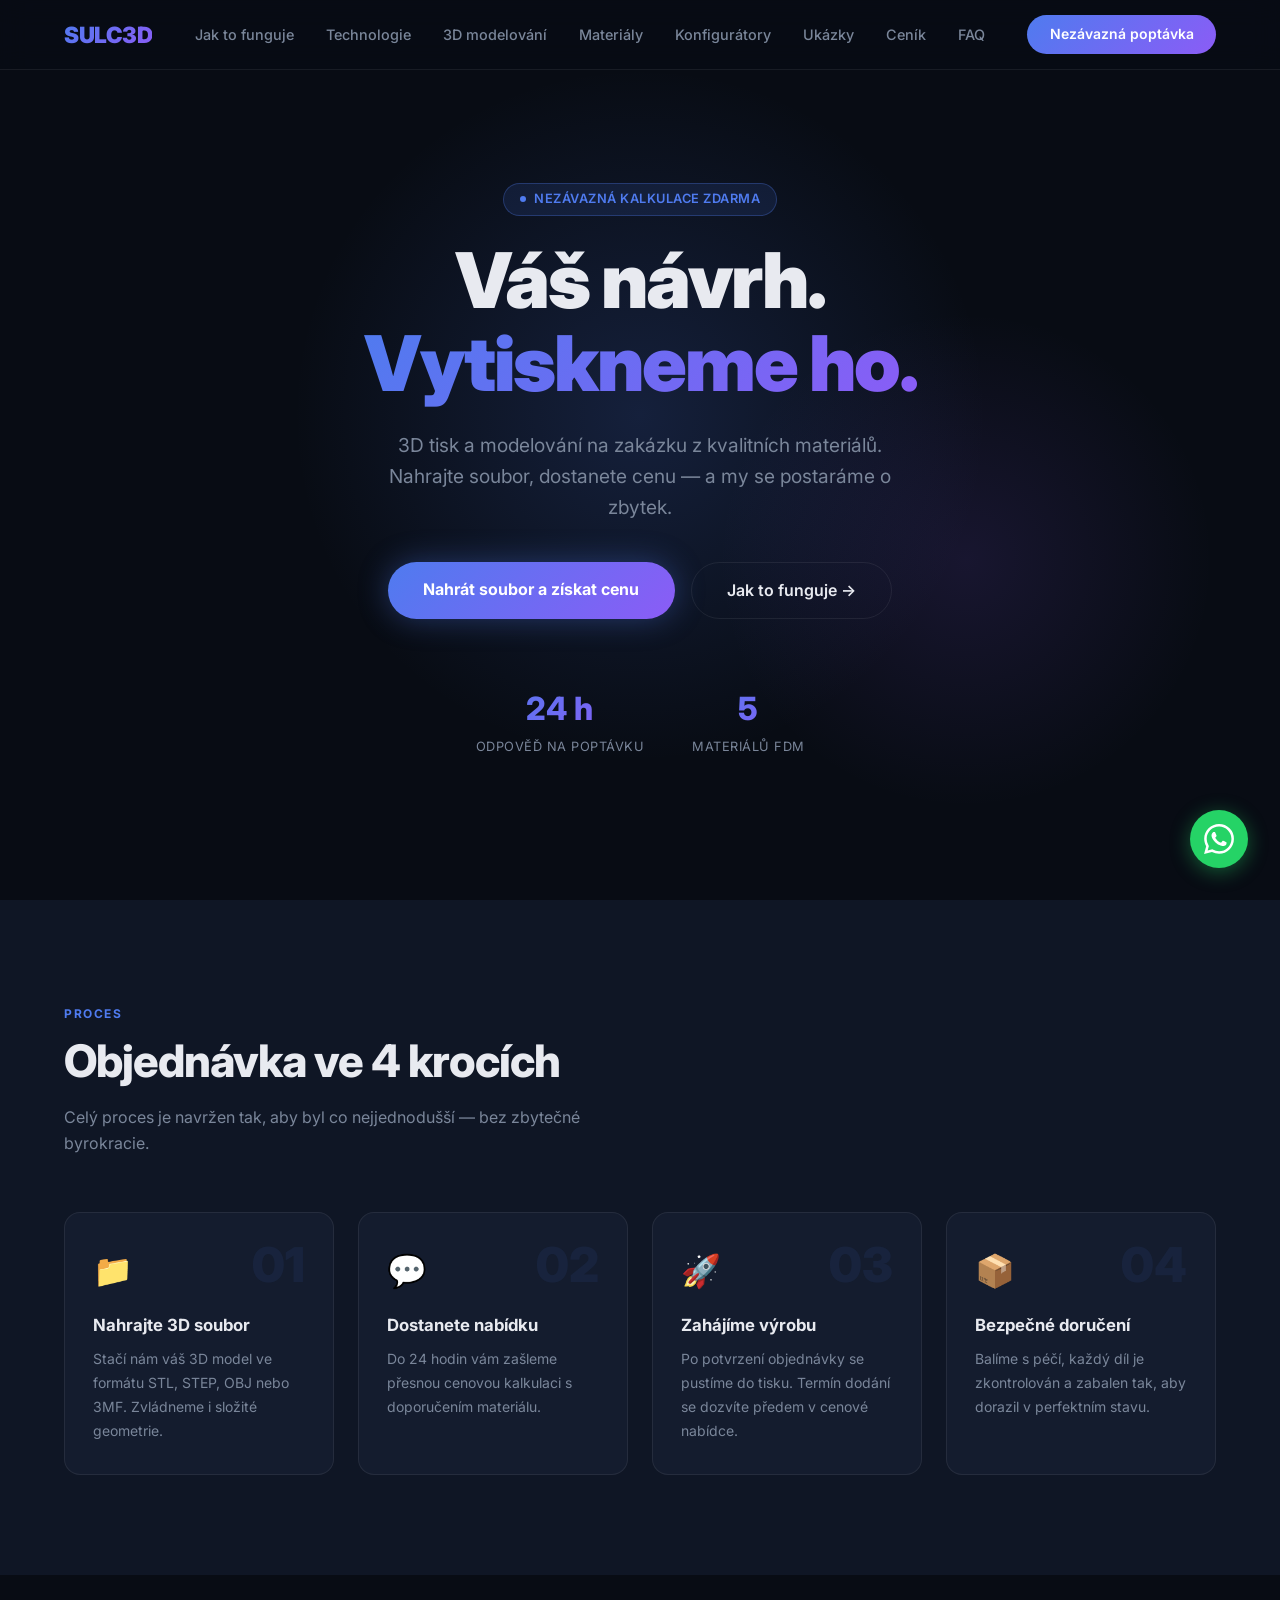
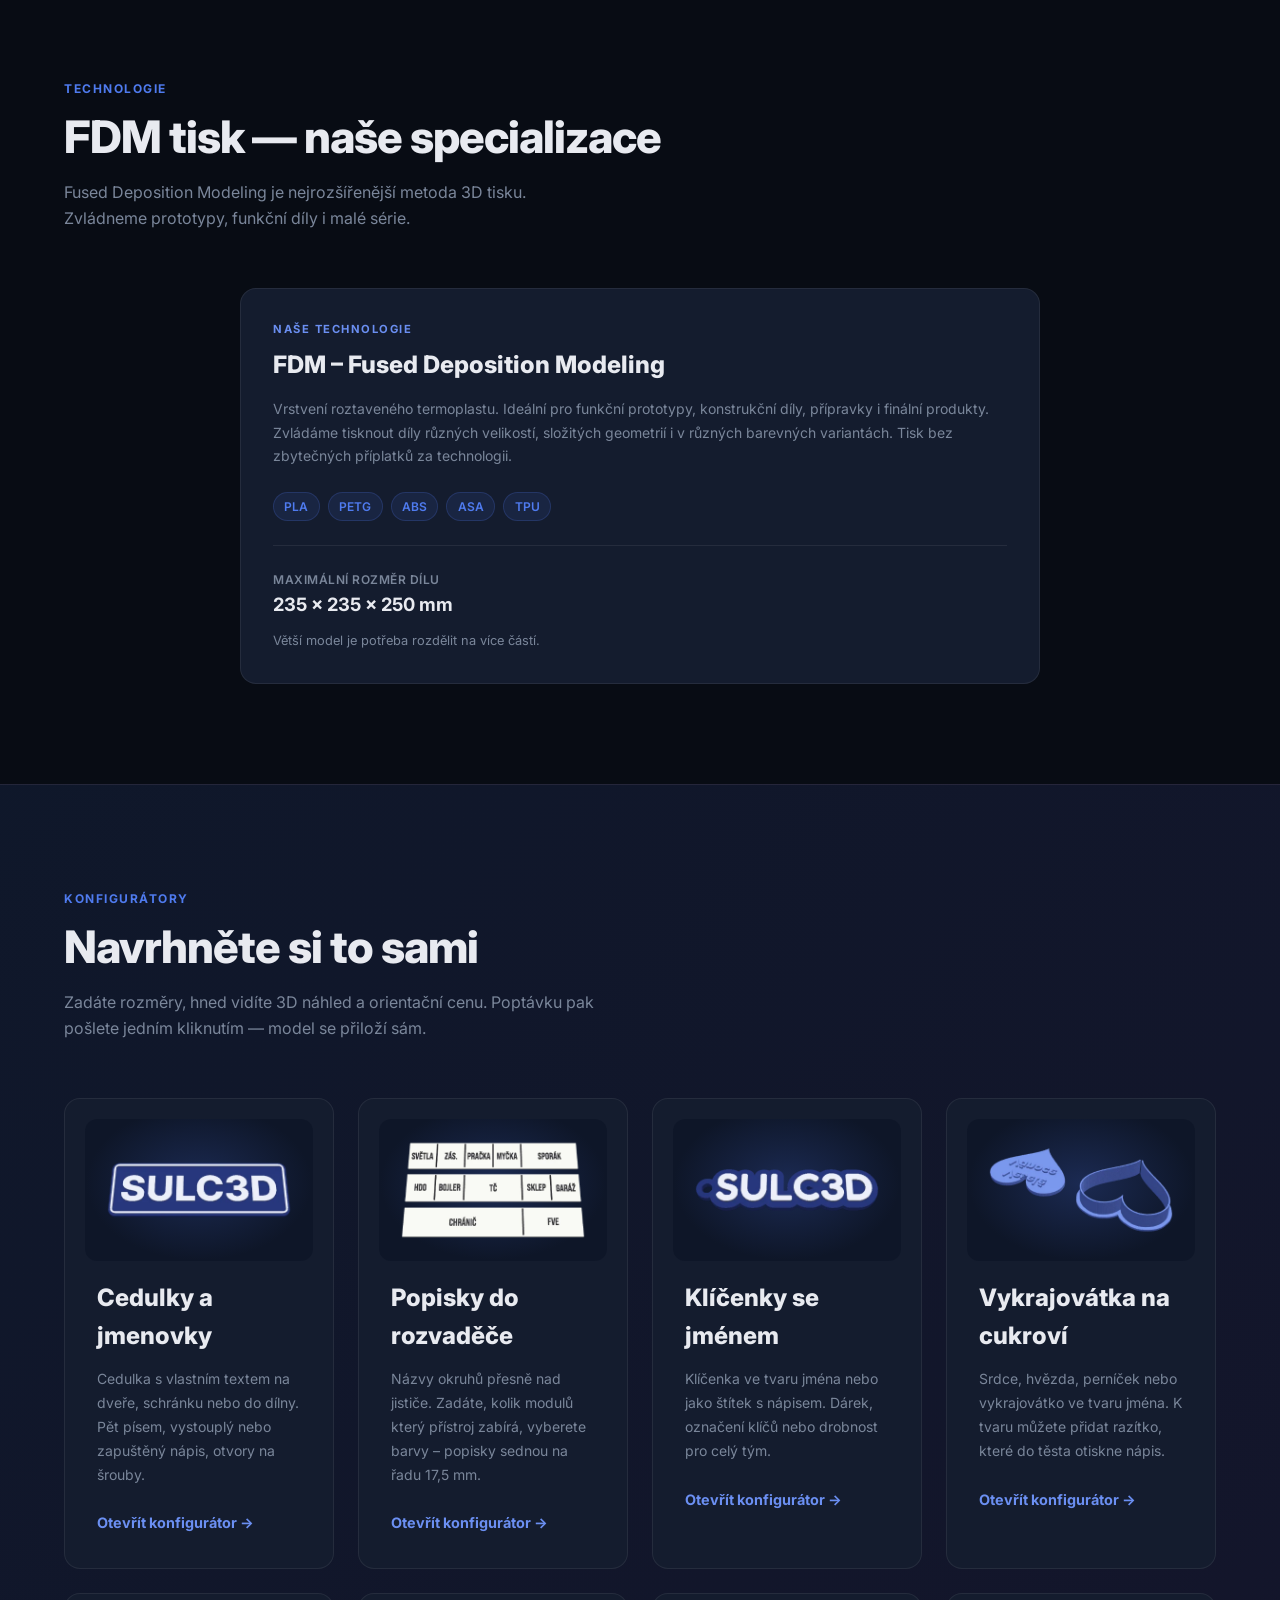
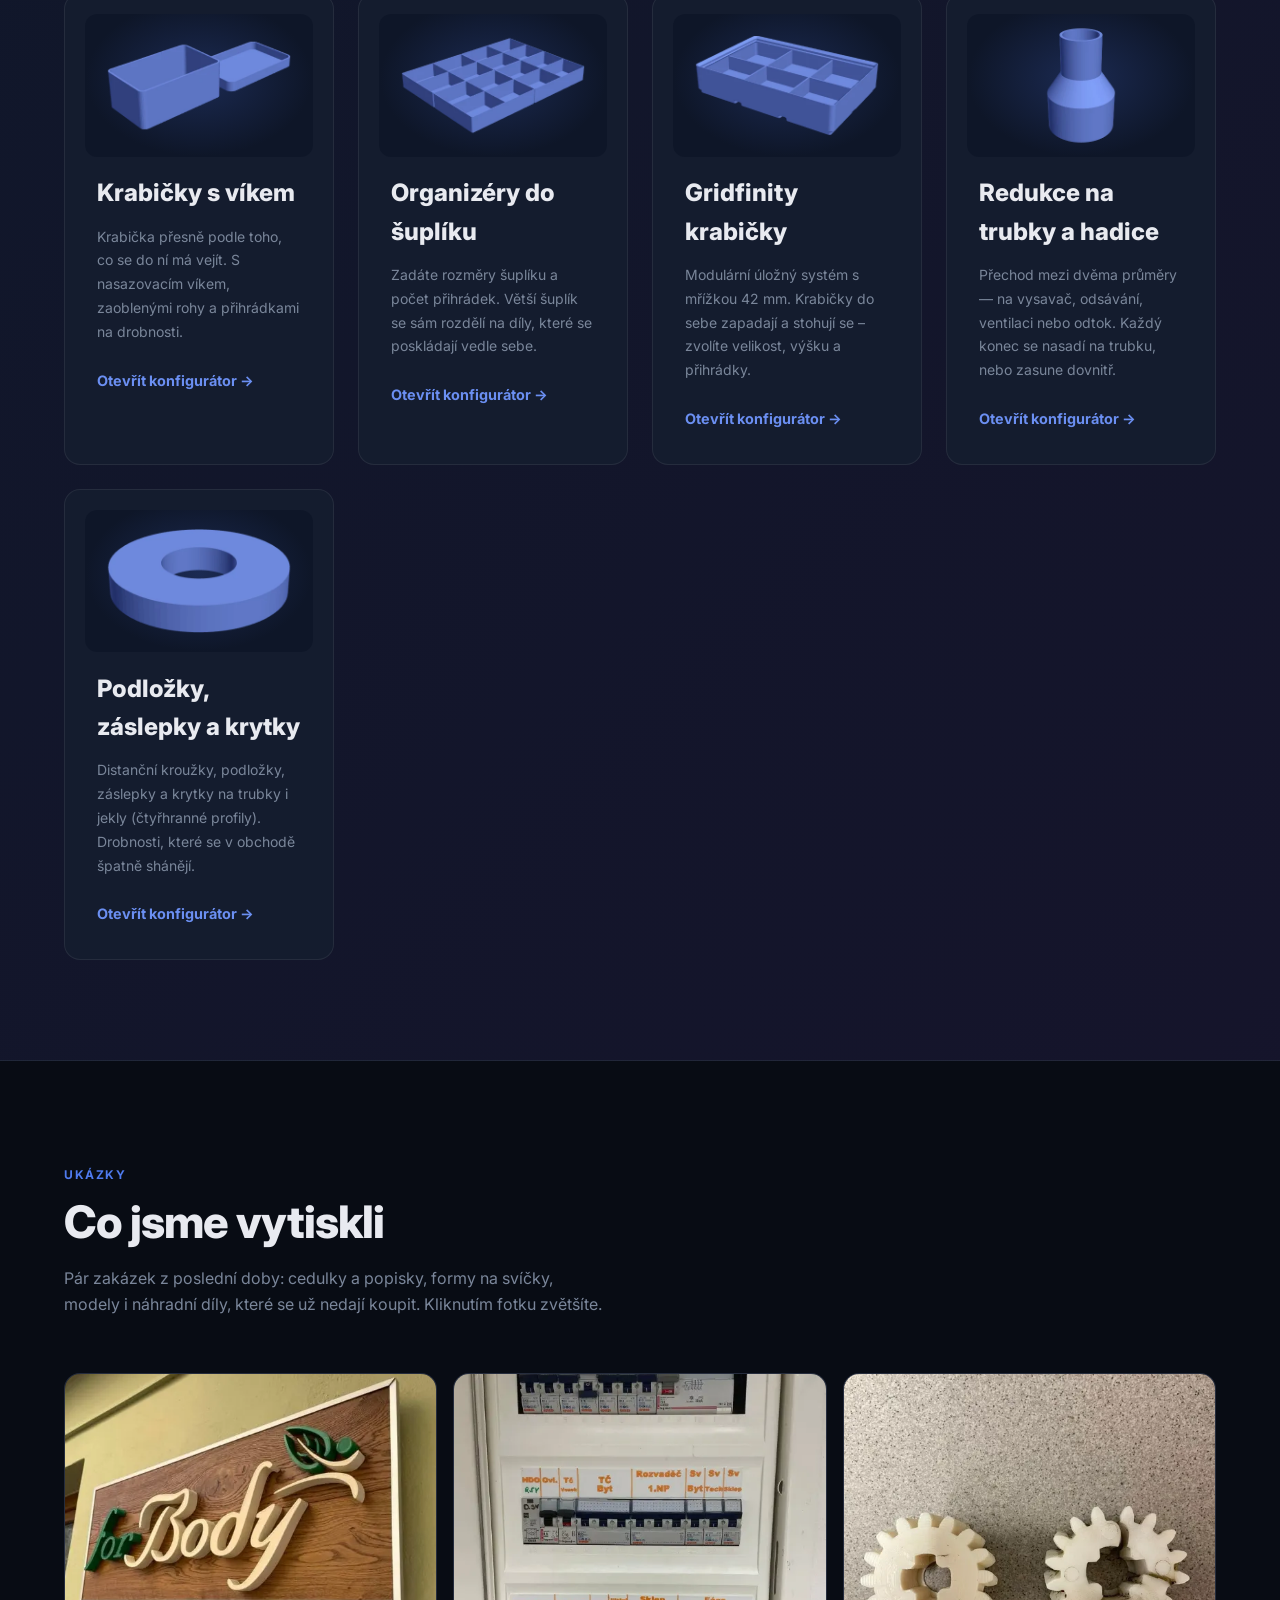
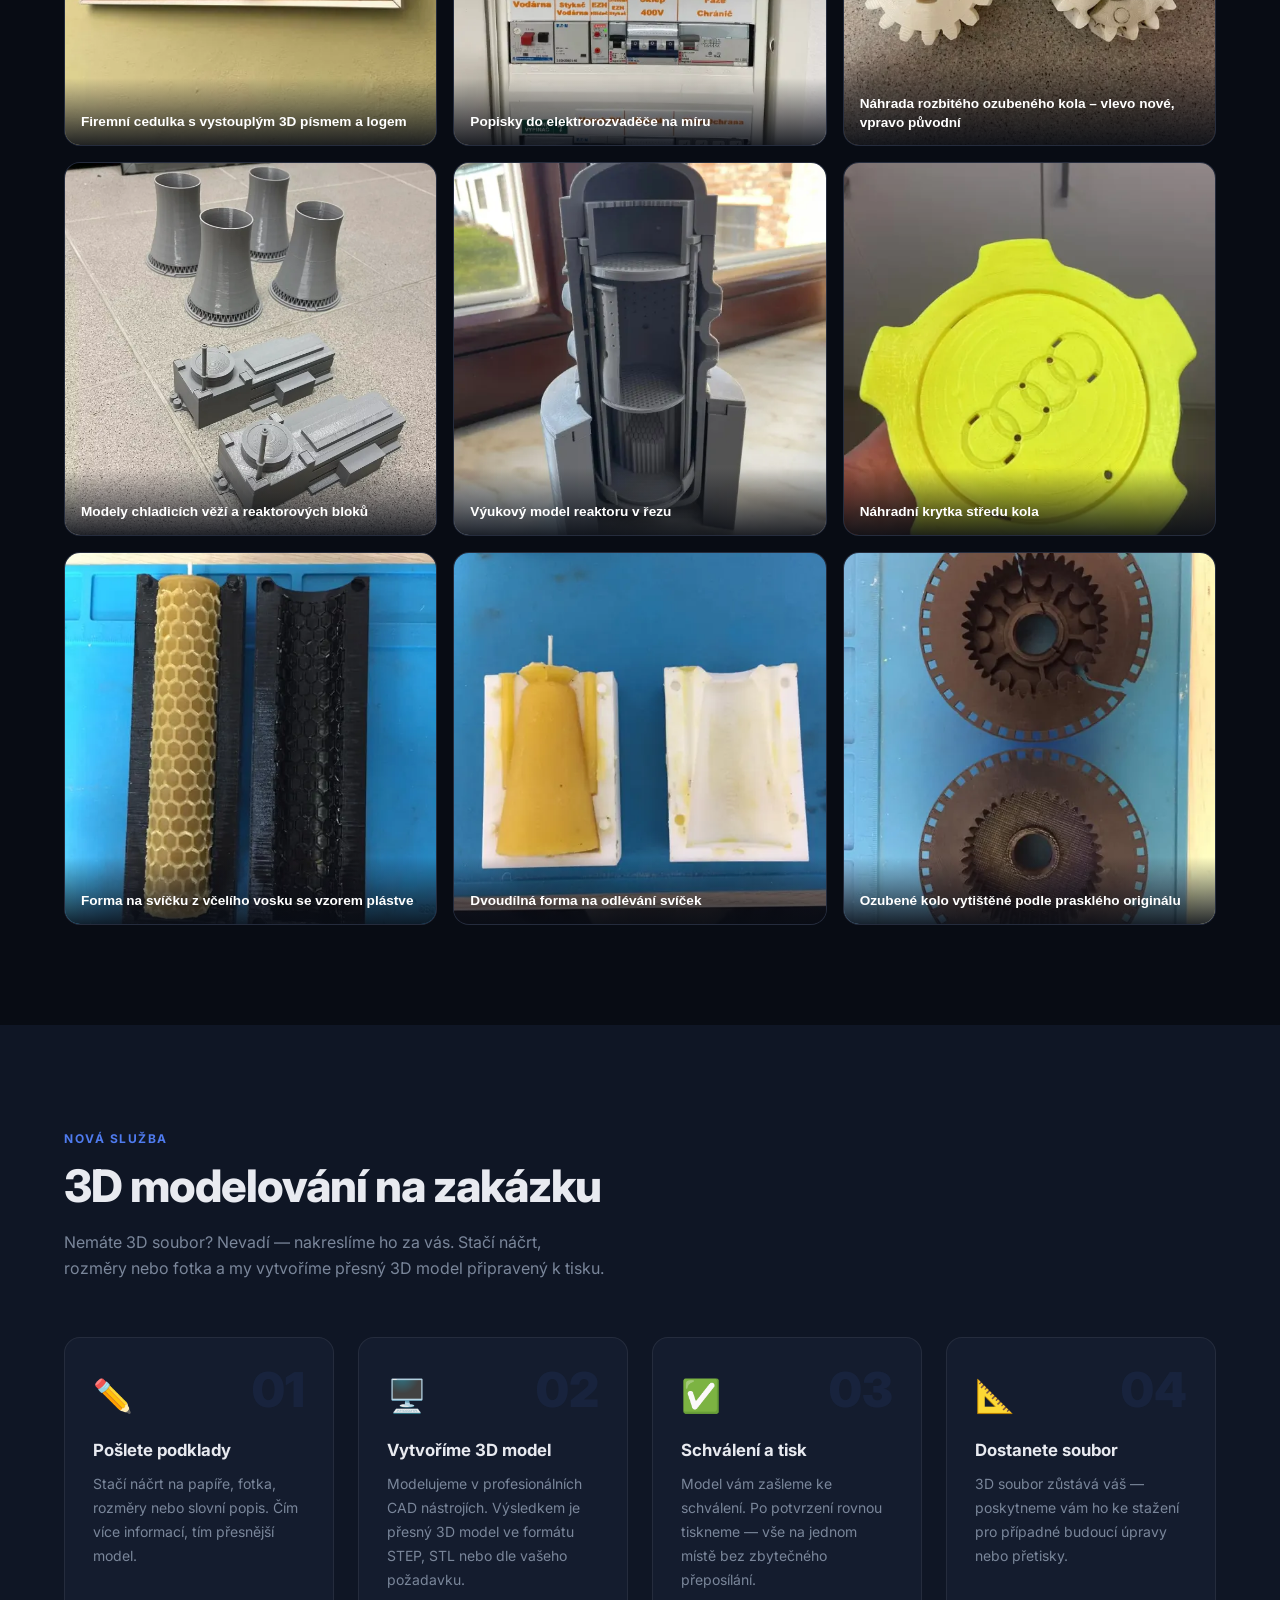
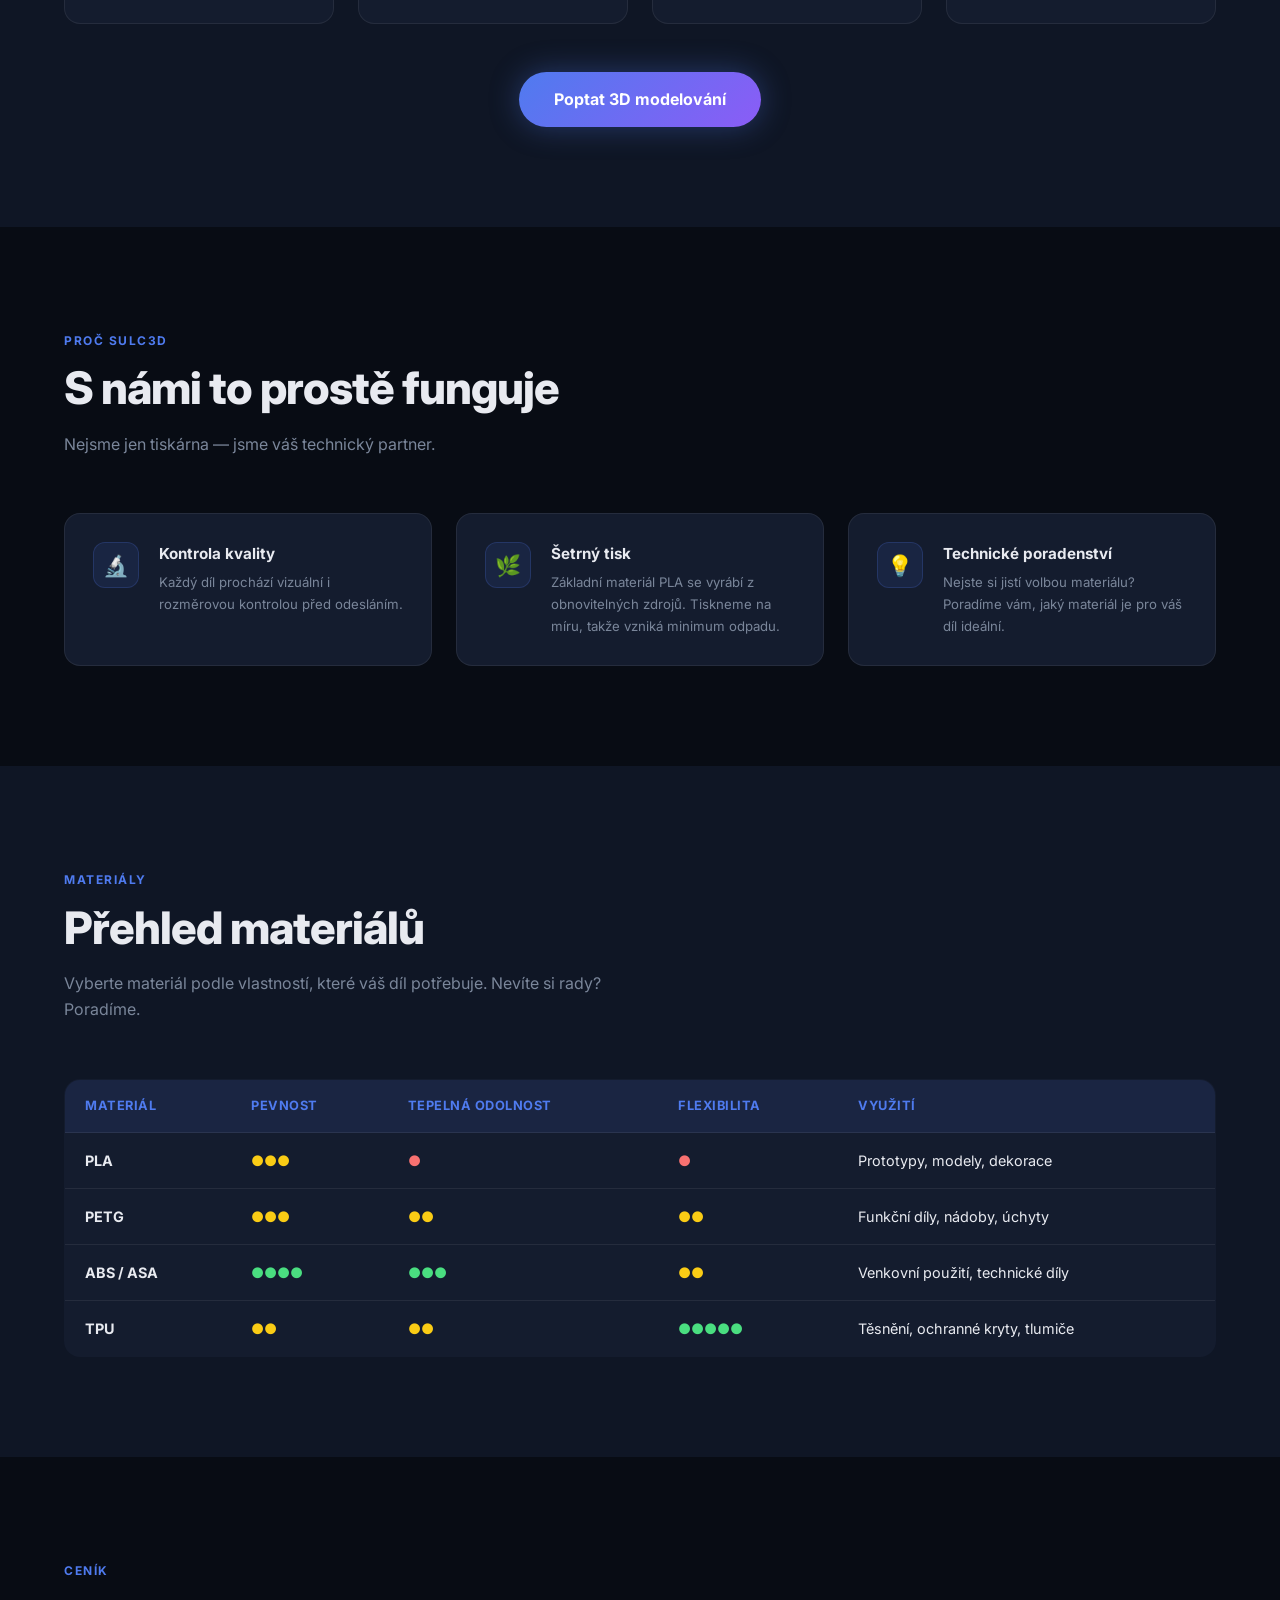
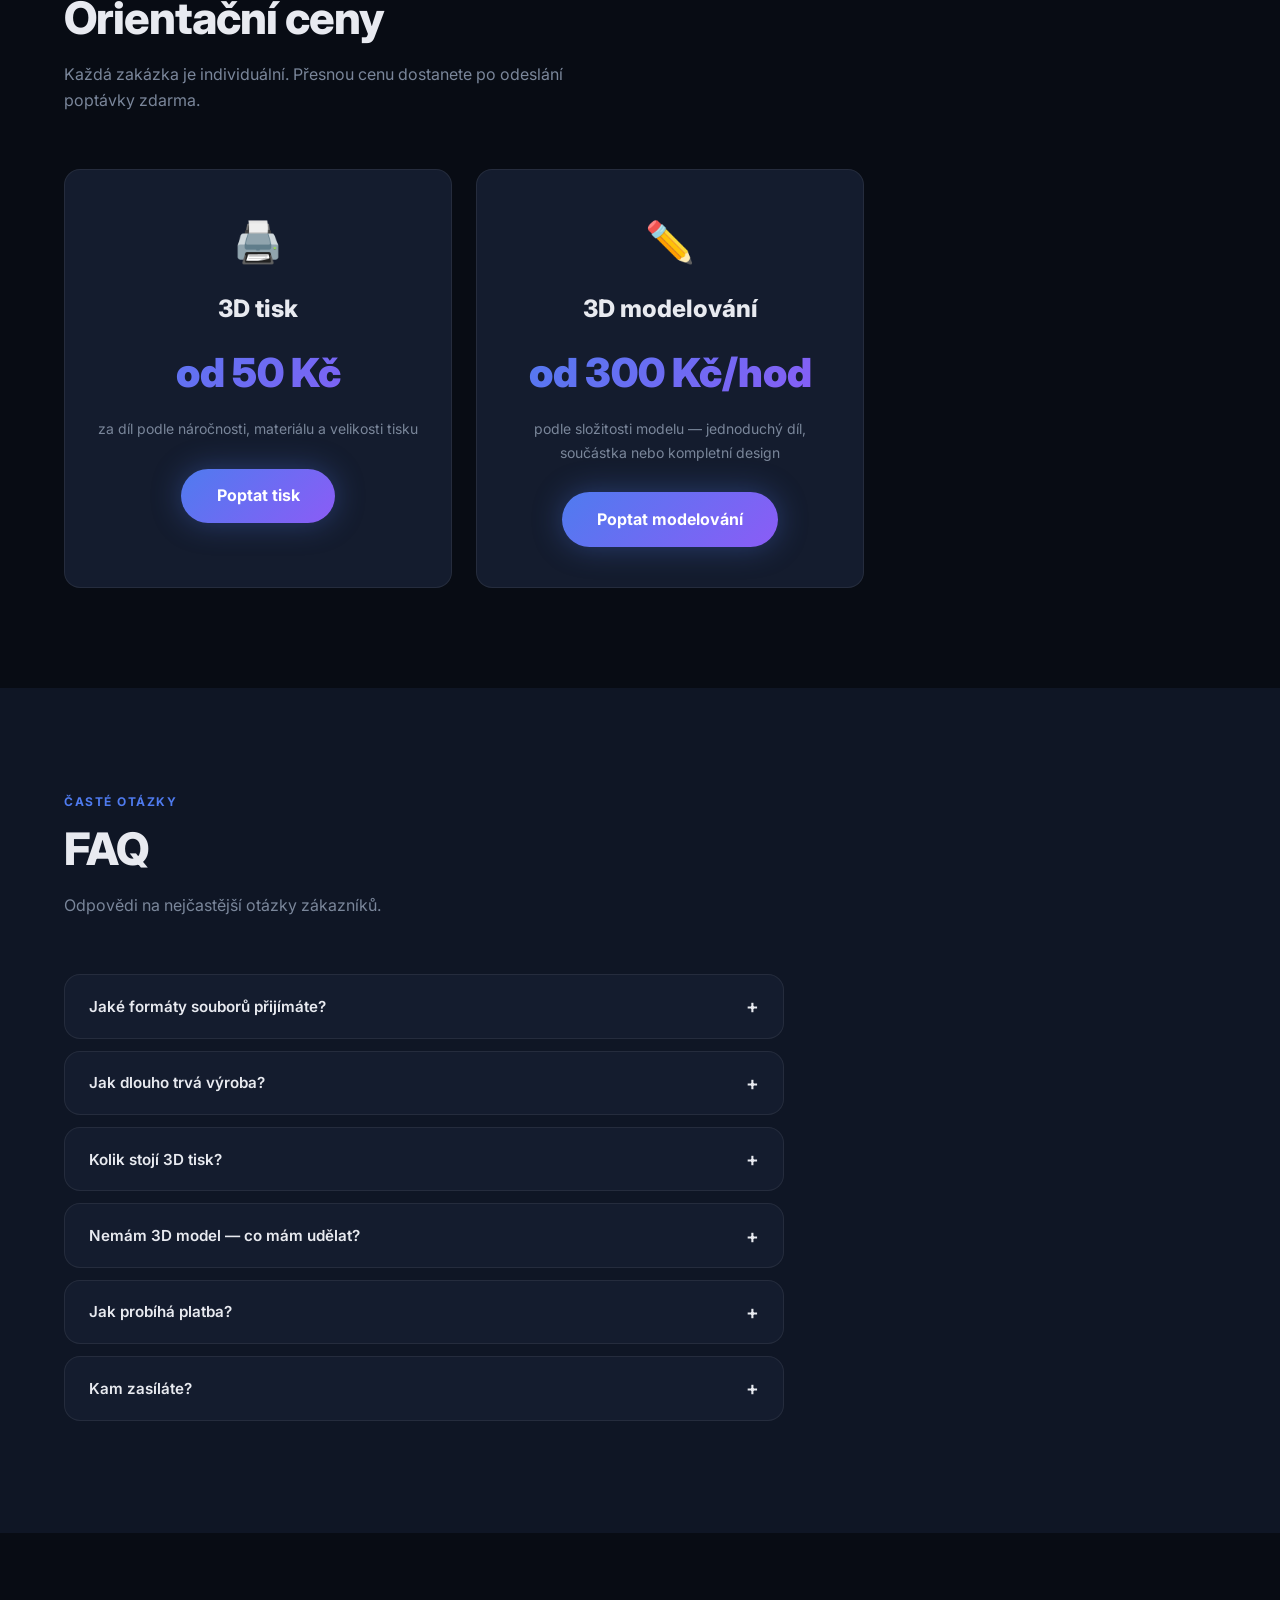
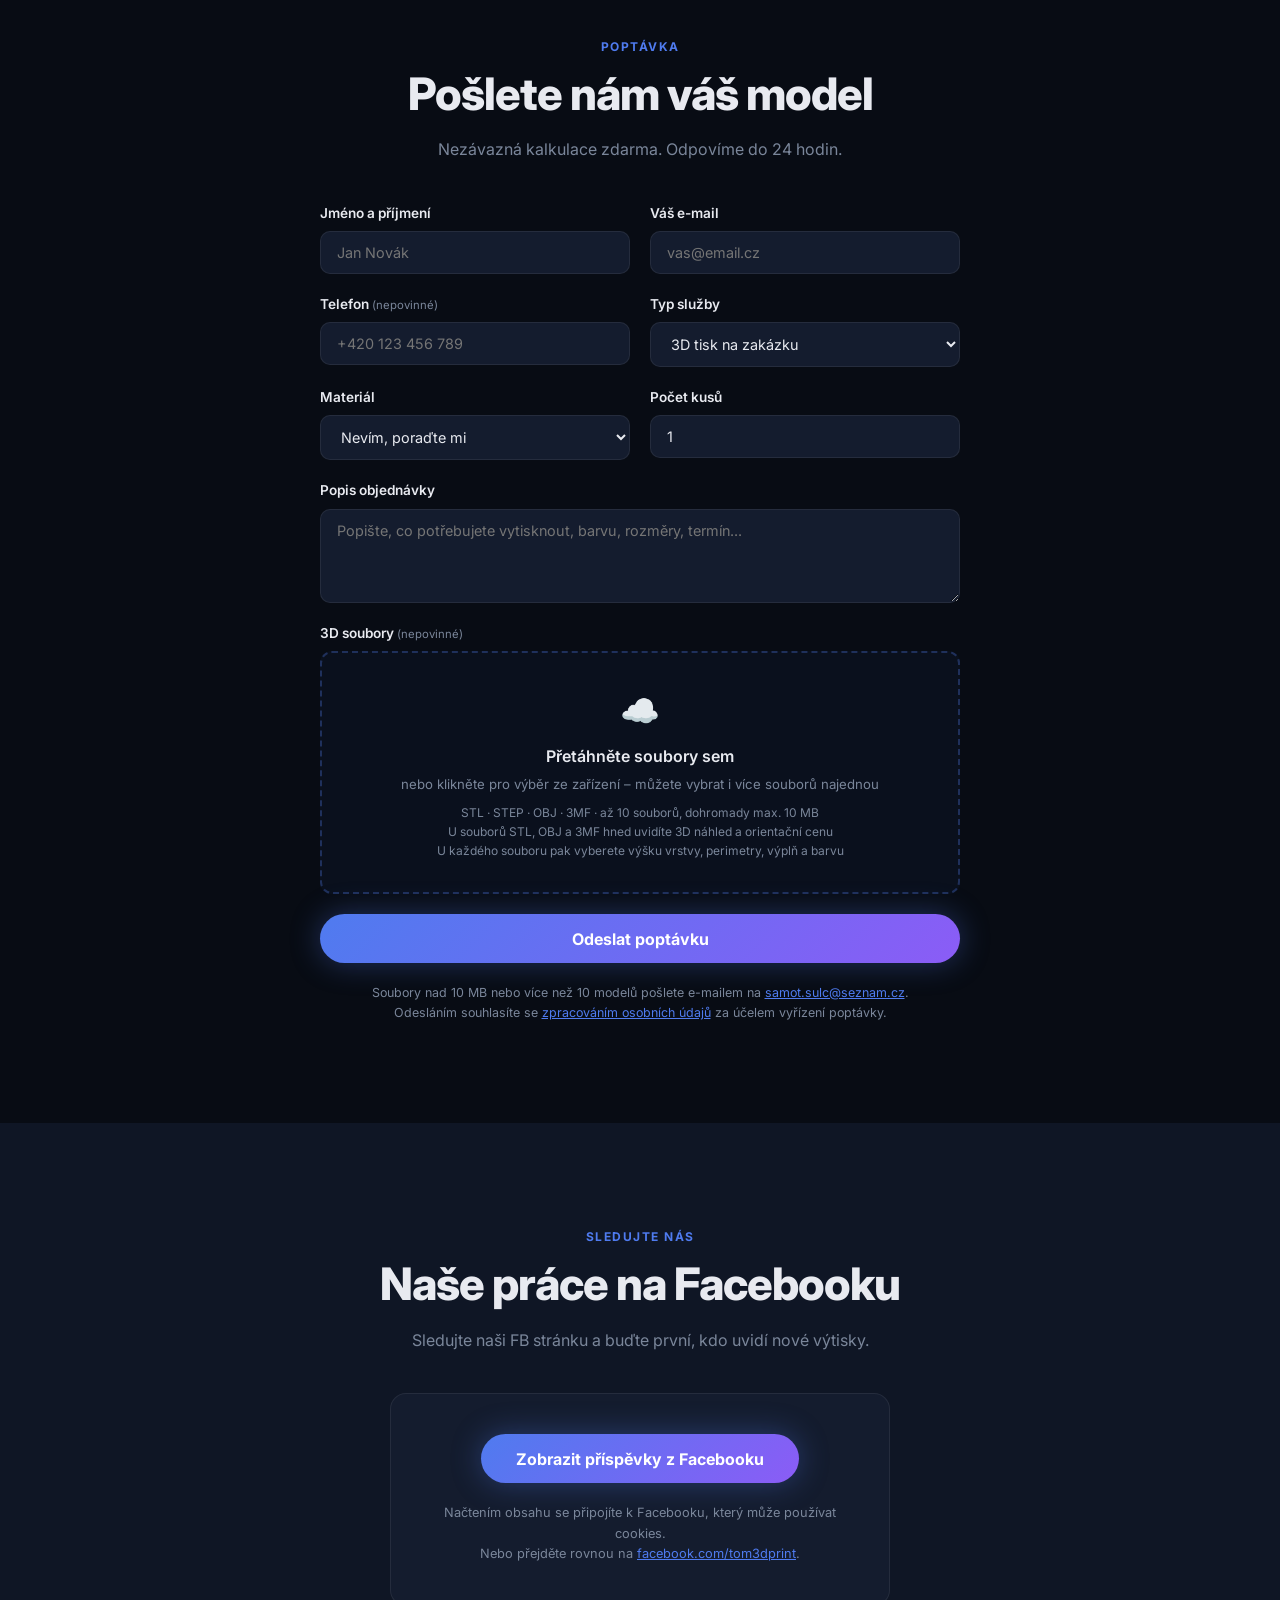
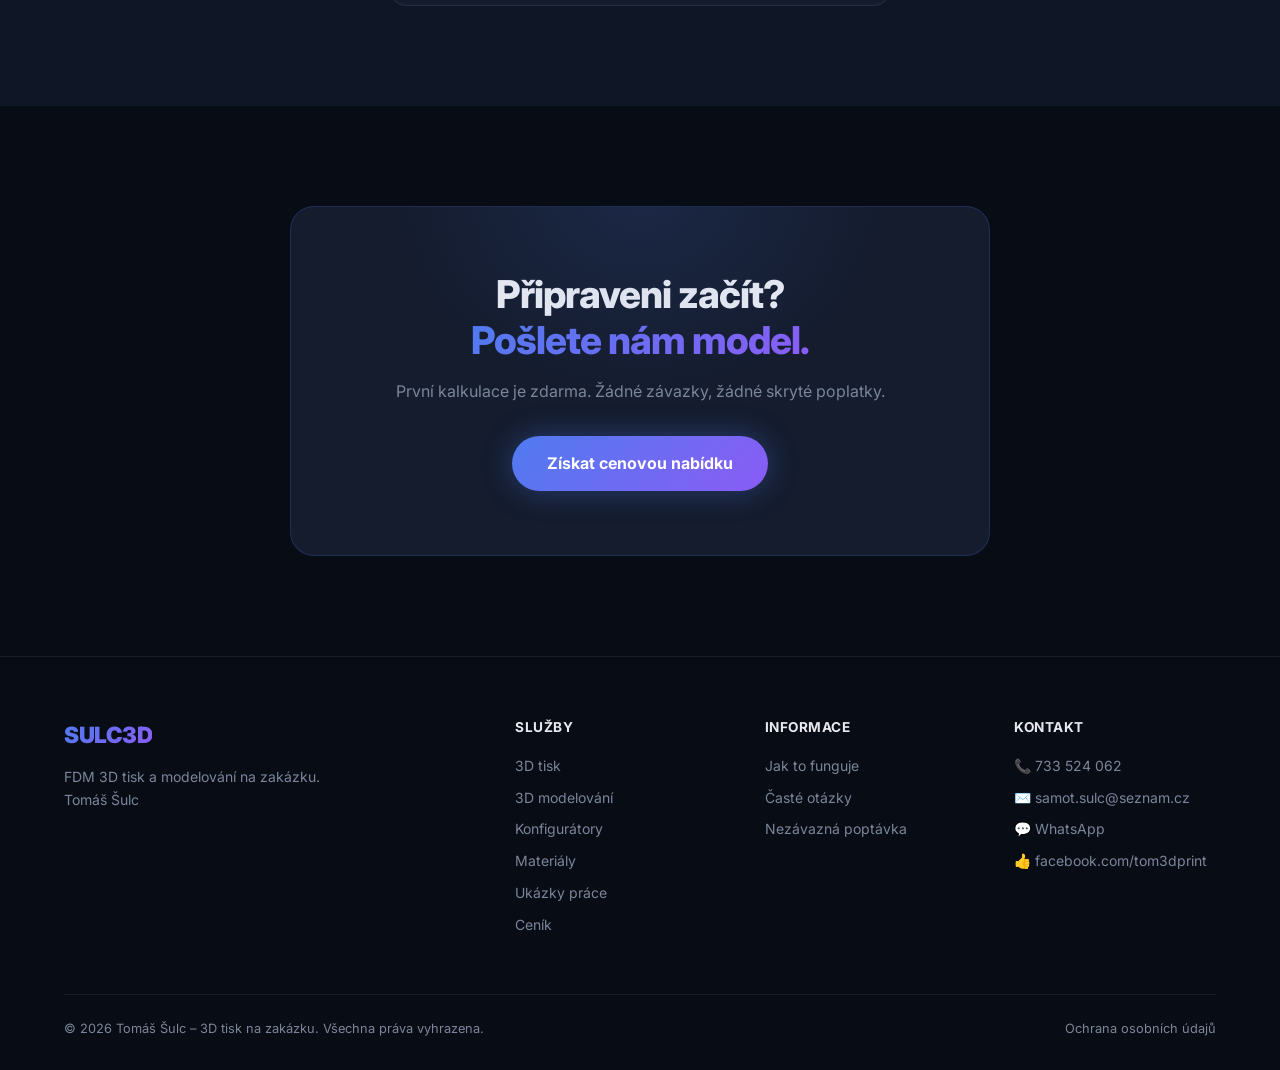
<file: index.html>
<!DOCTYPE html>
<html lang="cs">
<head>
  <meta charset="UTF-8" />
  <meta name="viewport" content="width=device-width, initial-scale=1.0" />
  <title>3D tisk na zakázku – Tomáš Šulc | sulc3d.cz</title>
  <meta name="description" content="FDM 3D tisk a 3D modelování na zakázku. Materiály PLA, PETG, ABS, ASA a TPU, nezávazná kalkulace zdarma. Kontakt: 733 524 062." />
  <meta name="author" content="Tomáš Šulc" />
  <meta name="theme-color" content="#080c14" />
  <link rel="canonical" href="https://sulc3d.cz/" />
  <link rel="icon" href="favicon.svg" type="image/svg+xml" />
  <meta property="og:type" content="website" />
  <meta property="og:locale" content="cs_CZ" />
  <meta property="og:site_name" content="sulc3d" />
  <meta property="og:title" content="3D tisk na zakázku – Tomáš Šulc" />
  <meta property="og:description" content="FDM 3D tisk a modelování na zakázku. Nezávazná kalkulace zdarma." />
  <meta property="og:url" content="https://sulc3d.cz/" />
  <meta property="og:image" content="https://sulc3d.cz/og.png" />
  <meta property="og:image:width" content="1200" />
  <meta property="og:image:height" content="630" />
  <meta name="twitter:card" content="summary_large_image" />
  <link rel="preconnect" href="https://fonts.googleapis.com" />
  <link rel="preconnect" href="https://fonts.gstatic.com" crossorigin />
  <!-- font načíst bez blokování vykreslení (do té doby systémové písmo) -->
  <link rel="preload" as="style" href="https://fonts.googleapis.com/css2?family=Inter:wght@400;500;600;700;800;900&display=swap" />
  <link href="https://fonts.googleapis.com/css2?family=Inter:wght@400;500;600;700;800;900&display=swap" rel="stylesheet" media="print" onload="this.media='all'" />
  <noscript><link href="https://fonts.googleapis.com/css2?family=Inter:wght@400;500;600;700;800;900&display=swap" rel="stylesheet" /></noscript>
  <script type="application/ld+json">
  {
    "@context": "https://schema.org",
    "@type": "ProfessionalService",
    "name": "sulc3d – 3D tisk na zakázku",
    "url": "https://sulc3d.cz/",
    "image": "https://sulc3d.cz/og.png",
    "description": "FDM 3D tisk a 3D modelování na zakázku.",
    "telephone": "+420733524062",
    "email": "samot.sulc@seznam.cz",
    "founder": { "@type": "Person", "name": "Tomáš Šulc" },
    "areaServed": { "@type": "Country", "name": "Česká republika" },
    "sameAs": ["https://www.facebook.com/tom3dprint"]
  }
  </script>
  <script type="application/ld+json">
  {
    "@context": "https://schema.org",
    "@type": "FAQPage",
    "mainEntity": [
      { "@type": "Question", "name": "Jaké formáty souborů přijímáte?",
        "acceptedAnswer": { "@type": "Answer", "text": "Přijímáme STL, STEP (STP), OBJ a 3MF. Pokud nemáte 3D soubor, nabízíme také službu 3D modelování na zakázku." } },
      { "@type": "Question", "name": "Jak dlouho trvá výroba?",
        "acceptedAnswer": { "@type": "Answer", "text": "Záleží na velikosti a počtu dílů a na aktuálním vytížení. Konkrétní termín vám sdělíme předem v cenové nabídce." } },
      { "@type": "Question", "name": "Kolik stojí 3D tisk?",
        "acceptedAnswer": { "@type": "Answer", "text": "Cena závisí na velikosti dílu, materiálu a složitosti tisku. Pošlete nám soubor a do 24 hodin zašleme přesnou kalkulaci zdarma." } },
      { "@type": "Question", "name": "Nemám 3D model — co mám udělat?",
        "acceptedAnswer": { "@type": "Answer", "text": "Nabízíme 3D modelování na zakázku. Stačí nám poslat náčrt, fotku nebo popsat, co potřebujete — model vytvoříme za vás a pak rovnou vytiskneme." } },
      { "@type": "Question", "name": "Jak probíhá platba?",
        "acceptedAnswer": { "@type": "Answer", "text": "Platba probíhá převodem na účet po dokončení výroby a před odesláním zásilky. Při větších objednávkách je možná záloha." } },
      { "@type": "Question", "name": "Kam zasíláte?",
        "acceptedAnswer": { "@type": "Answer", "text": "Zasíláme po celé České republice. Cena dopravy závisí na velikosti zásilky." } }
    ]
  }
  </script>
  <style>
    *, *::before, *::after { box-sizing: border-box; margin: 0; padding: 0; }

    :root {
      --bg:       #080c14;
      --surface:  #0f1625;
      --card:     #141c2e;
      --border:   rgba(255,255,255,0.07);
      --blue:     #4f7bef;
      --purple:   #8b5cf6;
      --cyan:     #22d3ee;
      --grad:     linear-gradient(135deg, #4f7bef, #8b5cf6);
      --text:     #e8eaf0;
      --muted:    #7a869a;
      --radius:   16px;
    }

    html { scroll-behavior: smooth; }

    body {
      font-family: 'Inter', sans-serif;
      background: var(--bg);
      color: var(--text);
      line-height: 1.6;
      overflow-x: hidden;
    }

    :focus-visible { outline: 2px solid var(--blue); outline-offset: 3px; }

    .sr-only {
      position: absolute;
      width: 1px; height: 1px;
      overflow: hidden;
      clip: rect(0 0 0 0);
      clip-path: inset(50%);
      white-space: nowrap;
    }

    .grad-text {
      background: var(--grad);
      -webkit-background-clip: text;
      -webkit-text-fill-color: transparent;
      background-clip: text;
    }

    /* ── NAVBAR ────────────────────────────────── */
    nav {
      position: fixed;
      top: 0; left: 0; right: 0;
      z-index: 100;
      display: flex;
      align-items: center;
      justify-content: space-between;
      padding: 0 5%;
      height: 70px;
      background: rgba(8,12,20,0.85);
      backdrop-filter: blur(14px);
      border-bottom: 1px solid var(--border);
      transition: background 0.2s;
    }

    nav.scrolled { background: rgba(8,12,20,0.97); }

    .logo {
      font-size: 1.4rem;
      font-weight: 900;
      letter-spacing: -0.5px;
      text-decoration: none;
      background: var(--grad);
      -webkit-background-clip: text;
      -webkit-text-fill-color: transparent;
      background-clip: text;
    }

    .nav-links {
      display: flex;
      gap: 2rem;
      list-style: none;
    }

    .nav-links a {
      color: var(--muted);
      text-decoration: none;
      font-size: 0.9rem;
      font-weight: 500;
      white-space: nowrap;
      transition: color 0.2s;
    }

    .nav-links a:hover { color: var(--text); }

    .nav-right {
      display: flex;
      align-items: center;
      gap: 0.75rem;
    }

    .nav-cta {
      padding: 0.5rem 1.4rem;
      background: var(--grad);
      color: #fff;
      font-weight: 600;
      font-size: 0.875rem;
      border-radius: 50px;
      text-decoration: none;
      transition: opacity 0.2s, transform 0.2s;
    }

    .nav-cta:hover { opacity: 0.85; transform: translateY(-1px); }
    .cart-badge {
      display: inline-grid; place-items: center;
      min-width: 1.35em; height: 1.35em; padding: 0 0.3em; margin-left: 0.45em;
      border-radius: 999px; background: #fff; color: #3b4fd8;
      font-size: 0.75em; font-weight: 800; line-height: 1; vertical-align: 0.1em;
    }
    .cart-badge[hidden] { display: none; }

    .nav-toggle {
      display: none;
      width: 42px; height: 42px;
      background: transparent;
      border: 1px solid var(--border);
      border-radius: 10px;
      cursor: pointer;
      align-items: center;
      justify-content: center;
      flex-direction: column;
      gap: 5px;
    }

    .nav-toggle span {
      display: block;
      width: 18px; height: 2px;
      background: var(--text);
      border-radius: 2px;
      transition: transform 0.2s, opacity 0.2s;
    }

    nav.open .nav-toggle span:nth-child(1) { transform: translateY(7px) rotate(45deg); }
    nav.open .nav-toggle span:nth-child(2) { opacity: 0; }
    nav.open .nav-toggle span:nth-child(3) { transform: translateY(-7px) rotate(-45deg); }

    /* ── HERO ──────────────────────────────────── */
    .hero {
      min-height: 100vh;
      display: flex;
      align-items: center;
      justify-content: center;
      position: relative;
      padding: 120px 5% 80px;
      text-align: center;
      overflow: hidden;
    }

    .hero-glow {
      position: absolute;
      width: 700px; height: 700px;
      background: radial-gradient(ellipse, rgba(79,123,239,0.18) 0%, transparent 70%);
      top: 50%; left: 50%;
      transform: translate(-50%, -55%);
      pointer-events: none;
    }

    .hero-glow-2 {
      position: absolute;
      width: 500px; height: 500px;
      background: radial-gradient(ellipse, rgba(139,92,246,0.12) 0%, transparent 70%);
      bottom: 10%; right: 5%;
      pointer-events: none;
    }

    .hero-inner { position: relative; }

    .badge {
      display: inline-flex;
      align-items: center;
      gap: 0.5rem;
      background: rgba(79,123,239,0.12);
      border: 1px solid rgba(79,123,239,0.3);
      border-radius: 50px;
      padding: 0.35rem 1rem;
      font-size: 0.8rem;
      font-weight: 600;
      color: var(--blue);
      margin-bottom: 1.5rem;
      letter-spacing: 0.5px;
      text-transform: uppercase;
    }

    .badge-dot {
      width: 6px; height: 6px;
      background: var(--blue);
      border-radius: 50%;
      animation: pulse 1.8s infinite;
    }

    @keyframes pulse {
      0%, 100% { opacity: 1; transform: scale(1); }
      50%       { opacity: 0.5; transform: scale(1.5); }
    }

    h1 {
      font-size: clamp(2.4rem, 6vw, 5rem);
      font-weight: 900;
      line-height: 1.08;
      letter-spacing: -2px;
      margin-bottom: 1.5rem;
    }

    h1 span {
      background: var(--grad);
      -webkit-background-clip: text;
      -webkit-text-fill-color: transparent;
      background-clip: text;
    }

    .hero-sub {
      font-size: clamp(1rem, 2vw, 1.2rem);
      color: var(--muted);
      max-width: 560px;
      margin: 0 auto 2.5rem;
      font-weight: 400;
    }

    .hero-btns {
      display: flex;
      gap: 1rem;
      justify-content: center;
      flex-wrap: wrap;
    }

    .btn-primary {
      display: inline-block;
      padding: 0.9rem 2.2rem;
      background: var(--grad);
      color: #fff;
      font-family: inherit;
      font-weight: 700;
      font-size: 1rem;
      border: none;
      border-radius: 50px;
      text-decoration: none;
      cursor: pointer;
      transition: transform 0.2s, box-shadow 0.2s;
      box-shadow: 0 0 30px rgba(79,123,239,0.35);
    }

    .btn-primary:hover {
      transform: translateY(-2px);
      box-shadow: 0 0 45px rgba(79,123,239,0.5);
    }

    .btn-secondary {
      padding: 0.9rem 2.2rem;
      background: transparent;
      border: 1px solid var(--border);
      color: var(--text);
      font-weight: 600;
      font-size: 1rem;
      border-radius: 50px;
      text-decoration: none;
      transition: border-color 0.2s, background 0.2s;
    }

    .btn-secondary:hover {
      border-color: rgba(255,255,255,0.25);
      background: rgba(255,255,255,0.04);
    }

    .hero-stats {
      display: flex;
      justify-content: center;
      gap: 3rem;
      margin-top: 4rem;
      flex-wrap: wrap;
    }

    .stat { text-align: center; }

    .stat-num {
      font-size: 2rem;
      font-weight: 800;
      background: var(--grad);
      -webkit-background-clip: text;
      -webkit-text-fill-color: transparent;
      background-clip: text;
    }

    .stat-label {
      font-size: 0.8rem;
      color: var(--muted);
      text-transform: uppercase;
      letter-spacing: 0.5px;
      margin-top: 0.2rem;
    }

    /* ── SECTIONS ──────────────────────────────── */
    section { padding: 100px 5%; scroll-margin-top: 20px; }

    .alt { background: var(--surface); }
    .center { text-align: center; }

    .section-tag {
      display: inline-block;
      font-size: 0.75rem;
      font-weight: 700;
      text-transform: uppercase;
      letter-spacing: 1.5px;
      color: var(--blue);
      margin-bottom: 0.75rem;
    }

    .section-title {
      font-size: clamp(1.8rem, 4vw, 2.8rem);
      font-weight: 800;
      line-height: 1.2;
      letter-spacing: -1px;
      margin-bottom: 1rem;
    }

    .section-sub {
      font-size: 1rem;
      color: var(--muted);
      max-width: 540px;
      margin-bottom: 3.5rem;
    }

    .center .section-sub { margin: 0 auto 2.5rem; }

    .section-action { text-align: center; margin-top: 3rem; }

    /* ── HOW IT WORKS ──────────────────────────── */
    .how-grid {
      display: grid;
      grid-template-columns: repeat(auto-fit, minmax(220px, 1fr));
      gap: 1.5rem;
    }

    .step-card {
      background: var(--card);
      border: 1px solid var(--border);
      border-radius: var(--radius);
      padding: 2rem 1.75rem;
      position: relative;
      transition: border-color 0.3s, transform 0.3s;
    }

    .step-card:hover {
      border-color: rgba(79,123,239,0.4);
      transform: translateY(-4px);
    }

    .step-num::before { content: attr(data-n); } /* dekorativní číslo kroku */
    .step-num {
      position: absolute;
      top: 1.75rem; right: 1.75rem;
      font-size: 3rem;
      font-weight: 900;
      color: rgba(79,123,239,0.08);
      line-height: 1;
    }

    .step-icon {
      font-size: 2rem;
      margin-bottom: 1rem;
    }

    .step-title {
      font-size: 1.05rem;
      font-weight: 700;
      margin-bottom: 0.5rem;
    }

    .step-desc {
      font-size: 0.875rem;
      color: var(--muted);
      line-height: 1.7;
    }

    /* ── TECHNOLOGIES ──────────────────────────── */
    .tech-card {
      background: var(--card);
      border: 1px solid var(--border);
      border-radius: var(--radius);
      padding: 2rem;
      position: relative;
      overflow: hidden;
      transition: transform 0.3s, border-color 0.3s;
    }

    .tech-card::before {
      content: '';
      position: absolute;
      top: 0; left: 0; right: 0;
      height: 3px;
      background: var(--grad);
      opacity: 0;
      transition: opacity 0.3s;
    }

    .tech-card:hover { transform: translateY(-5px); border-color: rgba(79,123,239,0.3); }
    .tech-card:hover::before { opacity: 1; }

    .tech-card.wide { max-width: 800px; margin: 0 auto; }

    .tech-label {
      font-size: 0.7rem;
      font-weight: 700;
      text-transform: uppercase;
      letter-spacing: 1.5px;
      color: #6b8ff2;
      margin-bottom: 0.5rem;
    }

    .tech-name {
      font-size: 1.5rem;
      font-weight: 800;
      margin-bottom: 0.75rem;
    }

    .tech-desc {
      font-size: 0.875rem;
      color: var(--muted);
      margin-bottom: 1.5rem;
      line-height: 1.7;
    }

    .tech-tags {
      display: flex;
      flex-wrap: wrap;
      gap: 0.5rem;
    }

    .tag {
      background: rgba(79,123,239,0.1);
      border: 1px solid rgba(79,123,239,0.2);
      color: var(--blue);
      font-size: 0.75rem;
      font-weight: 600;
      padding: 0.25rem 0.65rem;
      border-radius: 50px;
    }

    .tech-specs {
      display: grid;
      grid-template-columns: repeat(auto-fit, minmax(200px, 1fr));
      gap: 1rem;
      margin-top: 1.5rem;
      padding-top: 1.5rem;
      border-top: 1px solid var(--border);
    }

    .spec span {
      display: block;
      font-size: 0.75rem;
      font-weight: 600;
      text-transform: uppercase;
      letter-spacing: 0.5px;
      color: var(--muted);
    }

    .spec strong { font-size: 1.15rem; font-weight: 700; }
    .spec-note { font-size: 0.8rem; color: var(--muted); margin-top: 0.75rem; }

    /* ── KONFIGURÁTORY ─────────────────────────── */
    .tools {
      background: linear-gradient(135deg, rgba(79,123,239,0.10), rgba(139,92,246,0.10));
      border-top: 1px solid var(--border);
      border-bottom: 1px solid var(--border);
    }

    .tools-grid {
      display: grid;
      grid-template-columns: repeat(auto-fill, minmax(270px, 1fr));
      gap: 1.5rem;
    }

    .tool-card {
      display: block;
      background: var(--card);
      border: 1px solid var(--border);
      border-radius: var(--radius);
      padding: 2rem;
      color: var(--text);
      text-decoration: none;
      transition: transform 0.3s, border-color 0.3s;
    }

    .tool-card:hover { transform: translateY(-5px); border-color: rgba(79,123,239,0.4); }
    .tool-icon { font-size: 2.2rem; margin-bottom: 0.75rem; }
    /* náhled výrobku vyrenderovaný z konfigurátoru (nahledy/*.webp) */
    .tool-thumb {
      aspect-ratio: 8 / 5; margin: -0.75rem -0.75rem 1.1rem; border-radius: 12px; overflow: hidden;
      background: radial-gradient(ellipse at 50% 45%, #1b2a52 0%, #0e1628 70%);
    }
    .tool-thumb img { display: block; width: 100%; height: 100%; object-fit: contain; transition: transform 0.4s; }
    .tool-card:hover .tool-thumb img { transform: scale(1.05); }
    @media (prefers-reduced-motion: reduce) { .tool-card:hover .tool-thumb img { transform: none; } }
    .tool-link { font-size: 0.9rem; font-weight: 700; color: #6b8ff2; }


    /* ── UKÁZKY (galerie) ──────────────────────── */
    .gallery { list-style: none; display: grid; grid-template-columns: repeat(3, 1fr); gap: 1rem; padding: 0; margin: 0; }
    .g-item {
      position: relative; display: block; width: 100%; aspect-ratio: 1; padding: 0; overflow: hidden; cursor: zoom-in;
      border: 1px solid var(--border); border-radius: var(--radius); background: var(--card);
    }
    .g-item img { width: 100%; height: 100%; object-fit: cover; display: block; transition: transform 0.4s; }
    .g-item:hover img, .g-item:focus-visible img { transform: scale(1.04); }
    .g-item:focus-visible { outline: 2px solid var(--blue); outline-offset: 3px; }
    .g-cap {
      position: absolute; left: 0; right: 0; bottom: 0; padding: 2.2rem 1rem 0.85rem; text-align: left;
      background: linear-gradient(transparent, rgba(8,12,20,0.88)); color: #fff; font-size: 0.85rem; font-weight: 600; line-height: 1.35;
    }
    @media (max-width: 900px) { .gallery { grid-template-columns: repeat(2, 1fr); } }
    @media (max-width: 480px) { .gallery { gap: 0.6rem; } .g-cap { font-size: 0.75rem; padding: 1.6rem 0.6rem 0.6rem; } }
    @media (prefers-reduced-motion: reduce) { .g-item:hover img, .g-item:focus-visible img { transform: none; } }
    .lightbox { padding: 0; border: none; background: transparent; max-width: 100vw; max-height: 100vh; width: 100vw; height: 100vh; }
    .lightbox::backdrop { background: rgba(4,6,12,0.92); }
    .lightbox[open] { display: flex; flex-direction: column; align-items: center; justify-content: center; }
    .lightbox img { max-width: 92vw; max-height: 82vh; width: auto; height: auto; border-radius: 10px; }
    .lb-cap { color: #e8eaf0; margin-top: 0.9rem; font-size: 0.95rem; text-align: center; padding: 0 1rem; }
    .lb-btn {
      position: absolute; width: 2.8rem; height: 2.8rem; border-radius: 50%; border: 1px solid rgba(255,255,255,0.25);
      background: rgba(15,22,37,0.85); color: #fff; font-size: 1.5rem; line-height: 1; cursor: pointer;
    }
    .lb-btn:hover { background: var(--blue); }
    .lb-close { top: 1rem; right: 1rem; font-size: 1.1rem; }
    .lb-prev { left: 1rem; top: 50%; transform: translateY(-50%); }
    .lb-next { right: 1rem; top: 50%; transform: translateY(-50%); }
    @media (max-width: 600px) { .lb-prev, .lb-next { top: auto; bottom: 1rem; transform: none; } }

    /* ── BENEFITS ──────────────────────────────── */
    .benefits-grid {
      display: grid;
      grid-template-columns: repeat(auto-fit, minmax(260px, 1fr));
      gap: 1.5rem;
    }

    .benefit-card {
      background: var(--card);
      border: 1px solid var(--border);
      border-radius: var(--radius);
      padding: 1.75rem;
      display: flex;
      gap: 1.25rem;
      align-items: flex-start;
      transition: border-color 0.3s, transform 0.3s;
    }

    .benefit-card:hover {
      border-color: rgba(139,92,246,0.4);
      transform: translateY(-3px);
    }

    .benefit-icon {
      width: 46px; height: 46px;
      flex-shrink: 0;
      background: rgba(79,123,239,0.1);
      border: 1px solid rgba(79,123,239,0.2);
      border-radius: 12px;
      display: flex;
      align-items: center;
      justify-content: center;
      font-size: 1.3rem;
    }

    .benefit-title {
      font-size: 0.95rem;
      font-weight: 700;
      margin-bottom: 0.35rem;
    }

    .benefit-desc {
      font-size: 0.825rem;
      color: var(--muted);
      line-height: 1.65;
    }

    /* ── MATERIALS ─────────────────────────────── */
    .table-wrap { overflow-x: auto; }

    .materials-table {
      width: 100%;
      border-collapse: collapse;
      background: var(--card);
      border-radius: var(--radius);
      overflow: hidden;
      border: 1px solid var(--border);
    }

    .materials-table th {
      background: rgba(79,123,239,0.1);
      padding: 1rem 1.25rem;
      text-align: left;
      font-size: 0.8rem;
      font-weight: 700;
      text-transform: uppercase;
      letter-spacing: 0.5px;
      color: var(--blue);
    }

    .materials-table td {
      padding: 1rem 1.25rem;
      font-size: 0.9rem;
      border-top: 1px solid var(--border);
      color: var(--text);
    }

    .materials-table tr:hover td { background: rgba(255,255,255,0.02); }

    .dot-green  { color: #4ade80; }
    .dot-yellow { color: #facc15; }
    .dot-red    { color: #f87171; }

    /* ── PRICING ───────────────────────────────── */
    .price-grid {
      display: grid;
      grid-template-columns: repeat(auto-fit, minmax(280px, 1fr));
      gap: 1.5rem;
      max-width: 800px;
    }

    .price-card { text-align: center; padding: 2.5rem 2rem; }
    .price-card .tech-desc { margin-bottom: 1.75rem; }
    .price-icon { font-size: 2.5rem; margin-bottom: 1rem; }

    .price-value {
      font-size: 2.5rem;
      font-weight: 900;
      margin: 0.75rem 0;
      background: var(--grad);
      -webkit-background-clip: text;
      -webkit-text-fill-color: transparent;
      background-clip: text;
    }

    /* ── FAQ ───────────────────────────────────── */
    .faq-list { max-width: 720px; }

    .faq-item {
      border: 1px solid var(--border);
      border-radius: var(--radius);
      margin-bottom: 0.75rem;
      overflow: hidden;
      background: var(--card);
    }

    .faq-q {
      width: 100%;
      padding: 1.2rem 1.5rem;
      background: transparent;
      border: none;
      color: var(--text);
      font-family: inherit;
      font-weight: 600;
      font-size: 0.95rem;
      text-align: left;
      cursor: pointer;
      display: flex;
      justify-content: space-between;
      align-items: center;
      gap: 1rem;
      transition: background 0.2s;
    }

    .faq-q:hover { background: rgba(255,255,255,0.03); }
    .faq-q span { font-size: 1.2rem; transition: transform 0.3s; }

    .faq-a {
      max-height: 0;
      overflow: hidden;
      transition: max-height 0.3s ease;
      font-size: 0.875rem;
      color: var(--muted);
      line-height: 1.7;
    }

    .faq-a p { padding: 0 1.5rem 1.2rem; }
    .faq-item.open .faq-q span { transform: rotate(45deg); }

    /* ── FORM ──────────────────────────────────── */
    .contact-form {
      max-width: 640px;
      margin: 0 auto;
      display: flex;
      flex-direction: column;
      gap: 1.25rem;
      text-align: left;
    }

    .form-row {
      display: grid;
      grid-template-columns: 1fr 1fr;
      gap: 1.25rem;
    }

    .form-group { display: flex; flex-direction: column; gap: 0.4rem; }
    .form-group label,
    .form-label { font-size: 0.85rem; font-weight: 600; color: var(--text); }
    .form-label small { font-weight: 400; color: var(--muted); }

    .form-group input,
    .form-group select,
    .form-group textarea {
      background: var(--card);
      border: 1px solid var(--border);
      border-radius: 10px;
      padding: 0.75rem 1rem;
      color: var(--text);
      font-family: inherit;
      font-size: 0.9rem;
      outline: none;
      transition: border-color 0.2s;
    }

    .form-group input:focus,
    .form-group select:focus,
    .form-group textarea:focus { border-color: var(--blue); }
    .form-group textarea { resize: vertical; }
    .form-group select { cursor: pointer; }

    .file-drop {
      display: block;
      background: rgba(79,123,239,0.04);
      border: 2px dashed rgba(79,123,239,0.3);
      border-radius: 12px;
      padding: 2rem;
      text-align: center;
      cursor: pointer;
      transition: border-color 0.2s, background 0.2s;
    }

    .file-drop:hover,
    .file-drop.dragover,
    .file-drop:focus-within {
      border-color: rgba(79,123,239,0.6);
      background: rgba(79,123,239,0.08);
    }

    .upload-icon { font-size: 2rem; margin-bottom: 0.5rem; }
    .upload-title { font-size: 1rem; font-weight: 600; margin-bottom: 0.25rem; }
    .upload-sub { font-size: 0.825rem; color: var(--muted); font-weight: 400; }
    .supported { font-size: 0.75rem; color: var(--muted); margin-top: 0.5rem; font-weight: 400; }

    .file-info { font-size: 0.85rem; color: var(--blue); }
    .file-info.error { color: #f87171; }

    .model-box {
      display: grid;
      grid-template-columns: 1fr 1fr;
      gap: 1.25rem;
      background: var(--card);
      border: 1px solid var(--border);
      border-radius: 12px;
      padding: 1rem;
      margin-top: 0.25rem;
    }

    .model-box[hidden] { display: none; }

    .file-list { list-style: none; display: flex; flex-direction: column; gap: 0.5rem; margin: 0; padding: 0; }
    .file-list[hidden],
    .form-group[hidden] { display: none; }
    .file-item {
      display: grid;
      grid-template-columns: 1fr auto auto;
      align-items: center;
      gap: 0.4rem 0.75rem;
      background: var(--card);
      border: 1px solid var(--border);
      border-radius: 10px;
      padding: 0.6rem 0.75rem;
      text-align: left;
    }
    .file-item.active { border-color: rgba(79,123,239,0.6); }
    .fi-name {
      background: none; border: 0; padding: 0; font: inherit; color: var(--text); font-weight: 600;
      font-size: 0.875rem; text-align: left; cursor: pointer; overflow-wrap: anywhere;
    }
    .fi-name:disabled { cursor: default; }
    .fi-meta { grid-column: 1 / -1; font-size: 0.78rem; color: var(--muted); }
    .fi-meta.warn { color: #facc15; }
    .fi-qty { display: flex; align-items: center; gap: 0.35rem; font-size: 0.78rem; color: var(--muted); }
    .form-group .fi-qty input { width: 4.2rem; padding: 0.35rem 0.5rem; }
    .fi-del {
      background: none; border: 1px solid var(--border); border-radius: 8px; color: var(--muted);
      width: 2rem; height: 2rem; cursor: pointer; font-size: 0.9rem;
    }
    .fi-del:hover { color: #f87171; border-color: #f87171; }
    .fi-print {
      grid-column: 1 / -1; display: grid; grid-template-columns: repeat(4, minmax(0, 1fr)); gap: 0.5rem;
      font-size: 0.75rem; color: var(--muted);
    }
    .fi-print label { display: flex; flex-direction: column; gap: 0.2rem; }
    .form-group .fi-print select { padding: 0.4rem 0.5rem; font-size: 0.8rem; width: 100%; min-width: 0; }
    .form-group .fi-print select:invalid { color: var(--muted); border-color: rgba(250,204,21,0.45); }
    @media (max-width: 600px) { .fi-print { grid-template-columns: repeat(2, minmax(0, 1fr)); } }
    .file-total { font-size: 0.9rem; color: var(--text); font-weight: 600; text-align: left; }
    .file-hint { font-size: 0.78rem; color: var(--muted); text-align: left; }
    .file-hint a { color: var(--blue); }
    .model-name { font-weight: 600; font-size: 0.9rem; color: var(--text); overflow-wrap: anywhere; }

    .model-canvas {
      display: block;
      width: 100%;
      aspect-ratio: 1;
      border-radius: 10px;
      background: radial-gradient(ellipse at center, rgba(79,123,239,0.14) 0%, rgba(8,12,20,0.6) 75%);
      cursor: grab;
      touch-action: pan-y;
    }

    .model-canvas:active { cursor: grabbing; }

    .model-info {
      display: flex;
      flex-direction: column;
      justify-content: center;
      gap: 0.6rem;
    }

    .model-row {
      display: flex;
      justify-content: space-between;
      gap: 1rem;
      font-size: 0.85rem;
      color: var(--muted);
    }

    .model-row strong { color: var(--text); font-weight: 600; text-align: right; }

    .model-price {
      border-top: 1px solid var(--border);
      padding-top: 0.75rem;
      margin-top: 0.25rem;
      font-size: 0.85rem;
      color: var(--muted);
    }

    .model-price strong { display: block; font-size: 1.6rem; font-weight: 800; line-height: 1.3; }
    .model-note { font-size: 0.75rem; color: var(--muted); line-height: 1.5; }
    .model-note.warn { color: #facc15; }

    @media (max-width: 600px) {
      .model-box { grid-template-columns: 1fr; }
    }

    .form-note { font-size: 0.78rem; color: var(--muted); text-align: center; }
    .form-note a { color: var(--blue); }

    /* ── FACEBOOK ──────────────────────────────── */
    .fb-box {
      max-width: 500px;
      margin: 0 auto;
      background: var(--card);
      border: 1px solid var(--border);
      border-radius: var(--radius);
      padding: 2.5rem 2rem;
    }

    .fb-box p { font-size: 0.8rem; color: var(--muted); margin-top: 1.25rem; }
    .fb-box a:not(.btn-primary) { color: var(--blue); }

    .fb-frame {
      display: block;
      margin: 0 auto;
      border: none;
      overflow: hidden;
      border-radius: 16px;
      max-width: 100%;
    }

    /* ── BIG CTA ───────────────────────────────── */
    .cta-box {
      max-width: 700px;
      margin: 0 auto;
      background: var(--card);
      border: 1px solid rgba(79,123,239,0.2);
      border-radius: 24px;
      padding: 4rem 2rem;
      position: relative;
      overflow: hidden;
    }

    .cta-box::before {
      content: '';
      position: absolute;
      top: -60%; left: 50%;
      transform: translateX(-50%);
      width: 500px; height: 400px;
      background: radial-gradient(ellipse, rgba(79,123,239,0.12) 0%, transparent 70%);
      pointer-events: none;
    }

    .cta-box h2 {
      font-size: clamp(1.6rem, 4vw, 2.4rem);
      font-weight: 800;
      line-height: 1.2;
      letter-spacing: -1px;
      margin-bottom: 1rem;
    }

    .cta-box p {
      color: var(--muted);
      margin-bottom: 2rem;
      font-size: 1rem;
    }

    /* ── FOOTER ────────────────────────────────── */
    footer {
      border-top: 1px solid var(--border);
      padding: 60px 5% 30px;
      background: var(--bg);
    }

    .footer-grid {
      display: grid;
      grid-template-columns: 2fr 1fr 1fr 1fr;
      gap: 3rem;
      margin-bottom: 3rem;
    }

    .footer-brand p {
      color: var(--muted);
      font-size: 0.875rem;
      line-height: 1.7;
      margin-top: 0.75rem;
      max-width: 280px;
    }

    .footer-col h3 {
      font-size: 0.85rem;
      font-weight: 700;
      text-transform: uppercase;
      letter-spacing: 0.5px;
      margin-bottom: 1rem;
      color: var(--text);
    }

    .footer-col a {
      display: block;
      color: var(--muted);
      text-decoration: none;
      font-size: 0.875rem;
      margin-bottom: 0.6rem;
      transition: color 0.2s;
    }

    .footer-col a:hover { color: var(--text); }

    .footer-bottom {
      border-top: 1px solid var(--border);
      padding-top: 1.5rem;
      display: flex;
      justify-content: space-between;
      align-items: center;
      flex-wrap: wrap;
      gap: 1rem;
    }

    .footer-bottom p { font-size: 0.8rem; color: var(--muted); }
    .footer-bottom a { color: var(--muted); text-decoration: none; }
    .footer-bottom a:hover { color: var(--text); }

    /* ── WHATSAPP ──────────────────────────────── */
    .wa-btn {
      position: fixed;
      bottom: 2rem;
      right: 2rem;
      width: 58px;
      height: 58px;
      background: #25d366;
      border-radius: 50%;
      display: flex;
      align-items: center;
      justify-content: center;
      box-shadow: 0 4px 20px rgba(37,211,102,0.4);
      z-index: 999;
      transition: transform 0.2s, box-shadow 0.2s;
      text-decoration: none;
    }

    .wa-btn:hover {
      transform: scale(1.1);
      box-shadow: 0 6px 28px rgba(37,211,102,0.6);
    }

    /* ── RESPONSIVE ────────────────────────────── */
    @media (max-width: 1000px) {
      .nav-toggle { display: flex; }
      .nav-links {
        display: none;
        position: absolute;
        top: 70px; left: 0; right: 0;
        flex-direction: column;
        gap: 0;
        padding: 0.5rem 5% 1rem;
        background: rgba(8,12,20,0.98);
        border-bottom: 1px solid var(--border);
      }
      nav.open .nav-links { display: flex; }
      .nav-links a { display: block; padding: 0.85rem 0; font-size: 1rem; }
      .footer-grid { grid-template-columns: 1fr 1fr; }
      .hero-stats { gap: 1.5rem; }
      section { padding: 70px 5%; }
    }

    @media (max-width: 600px) {
      .form-row { grid-template-columns: 1fr; }
    }

    @media (max-width: 520px) {
      .footer-grid { grid-template-columns: 1fr; gap: 2rem; }
      h1 { letter-spacing: -1px; }
      .nav-cta { padding: 0.5rem 1rem; font-size: 0.8rem; }
      .wa-btn { bottom: 1.25rem; right: 1.25rem; }
    }

    /* ── SCROLL REVEAL ─────────────────────────── */
    .reveal {
      opacity: 0;
      transform: translateY(30px);
      transition: opacity 0.6s ease, transform 0.6s ease;
    }

    .reveal.visible {
      opacity: 1;
      transform: translateY(0);
    }

    @media (prefers-reduced-motion: reduce) {
      html { scroll-behavior: auto; }
      .reveal { opacity: 1; transform: none; transition: none; }
      .badge-dot { animation: none; }
    }
  </style>
  <noscript><style>.reveal { opacity: 1; transform: none; }</style></noscript>
</head>
<body>

<!-- ── NAVBAR ──────────────────────────────────────── -->
<nav id="nav">
  <a href="#" class="logo">SULC3D</a>
  <ul class="nav-links" id="navLinks">
    <li><a href="#jak-to-funguje">Jak to funguje</a></li>
    <li><a href="#technologie">Technologie</a></li>
    <li><a href="#modelovani">3D modelování</a></li>
    <li><a href="#materialy">Materiály</a></li>
    <li><a href="#konfiguratory">Konfigurátory</a></li>
    <li><a href="#ukazky">Ukázky</a></li>
    <li><a href="#cenik">Ceník</a></li>
    <li><a href="#faq">FAQ</a></li>
  </ul>
  <div class="nav-right">
    <a href="#naceneni" class="nav-cta">Nezávazná poptávka</a>
    <button type="button" class="nav-toggle" id="navToggle" aria-label="Otevřít menu" aria-expanded="false" aria-controls="navLinks">
      <span></span><span></span><span></span>
    </button>
  </div>
</nav>

<main>

<!-- ── HERO ───────────────────────────────────────── -->
<section class="hero">
  <div class="hero-glow"></div>
  <div class="hero-glow-2"></div>
  <div class="hero-inner">
    <div class="badge">
      <span class="badge-dot"></span>
      Nezávazná kalkulace zdarma
    </div>
    <h1>Váš návrh.<br /><span>Vytiskneme ho.</span></h1>
    <p class="hero-sub">
      3D tisk a modelování na zakázku z kvalitních materiálů.
      Nahrajte soubor, dostanete cenu — a my se postaráme o zbytek.
    </p>
    <div class="hero-btns">
      <a href="#naceneni" class="btn-primary">Nahrát soubor a získat cenu</a>
      <a href="#jak-to-funguje" class="btn-secondary">Jak to funguje →</a>
    </div>
    <div class="hero-stats">
      <div class="stat">
        <div class="stat-num">24 h</div>
        <div class="stat-label">Odpověď na poptávku</div>
      </div>
      <div class="stat">
        <div class="stat-num">5</div>
        <div class="stat-label">Materiálů FDM</div>
      </div>
    </div>
  </div>
</section>

<!-- ── JAK TO FUNGUJE ─────────────────────────────── -->
<section class="alt" id="jak-to-funguje">
  <div class="section-tag">Proces</div>
  <h2 class="section-title">Objednávka ve 4 krocích</h2>
  <p class="section-sub">Celý proces je navržen tak, aby byl co nejjednodušší — bez zbytečné byrokracie.</p>
  <div class="how-grid">
    <div class="step-card reveal">
      <div class="step-num" data-n="01" aria-hidden="true"></div>
      <div class="step-icon">📁</div>
      <h3 class="step-title">Nahrajte 3D soubor</h3>
      <p class="step-desc">Stačí nám váš 3D model ve formátu STL, STEP, OBJ nebo 3MF. Zvládneme i složité geometrie.</p>
    </div>
    <div class="step-card reveal">
      <div class="step-num" data-n="02" aria-hidden="true"></div>
      <div class="step-icon">💬</div>
      <h3 class="step-title">Dostanete nabídku</h3>
      <p class="step-desc">Do 24 hodin vám zašleme přesnou cenovou kalkulaci s doporučením materiálu.</p>
    </div>
    <div class="step-card reveal">
      <div class="step-num" data-n="03" aria-hidden="true"></div>
      <div class="step-icon">🚀</div>
      <h3 class="step-title">Zahájíme výrobu</h3>
      <p class="step-desc">Po potvrzení objednávky se pustíme do tisku. Termín dodání se dozvíte předem v cenové nabídce.</p>
    </div>
    <div class="step-card reveal">
      <div class="step-num" data-n="04" aria-hidden="true"></div>
      <div class="step-icon">📦</div>
      <h3 class="step-title">Bezpečné doručení</h3>
      <p class="step-desc">Balíme s péčí, každý díl je zkontrolován a zabalen tak, aby dorazil v perfektním stavu.</p>
    </div>
  </div>
</section>

<!-- ── TECHNOLOGIE ────────────────────────────────── -->
<section id="technologie">
  <div class="section-tag">Technologie</div>
  <h2 class="section-title">FDM tisk — naše specializace</h2>
  <p class="section-sub">Fused Deposition Modeling je nejrozšířenější metoda 3D tisku. Zvládneme prototypy, funkční díly i malé série.</p>
  <div class="tech-card wide reveal">
    <div class="tech-label">Naše technologie</div>
    <h3 class="tech-name">FDM – Fused Deposition Modeling</h3>
    <p class="tech-desc">Vrstvení roztaveného termoplastu. Ideální pro funkční prototypy, konstrukční díly, přípravky i finální produkty. Zvládáme tisknout díly různých velikostí, složitých geometrií i v různých barevných variantách. Tisk bez zbytečných příplatků za technologii.</p>
    <div class="tech-tags">
      <span class="tag">PLA</span>
      <span class="tag">PETG</span>
      <span class="tag">ABS</span>
      <span class="tag">ASA</span>
      <span class="tag">TPU</span>
    </div>
    <div class="tech-specs">
      <div class="spec">
        <span>Maximální rozměr dílu</span>
        <strong>235 × 235 × 250 mm</strong>
      </div>
    </div>
    <p class="spec-note">Větší model je potřeba rozdělit na více částí.</p>
  </div>
</section>

<!-- ── KONFIGURÁTORY ──────────────────────────────── -->
<section class="tools" id="konfiguratory">
  <div class="section-tag">Konfigurátory</div>
  <h2 class="section-title">Navrhněte si to sami</h2>
  <p class="section-sub">Zadáte rozměry, hned vidíte 3D náhled a orientační cenu. Poptávku pak pošlete jedním kliknutím — model se přiloží sám.</p>
  <div class="tools-grid">
    <a href="/cedulky" class="tool-card reveal">
      <div class="tool-thumb"><img src="/nahledy/cedulky.webp" width="480" height="300" alt="" loading="lazy" decoding="async" /></div>
      <h3 class="tech-name">Cedulky a jmenovky</h3>
      <p class="tech-desc">Cedulka s vlastním textem na dveře, schránku nebo do dílny. Pět písem, vystouplý nebo zapuštěný nápis, otvory na šrouby.</p>
      <span class="tool-link">Otevřít konfigurátor →</span>
    </a>
    <a href="/rozvadec" class="tool-card reveal">
      <div class="tool-thumb"><img src="/nahledy/rozvadec.webp" width="480" height="300" alt="" loading="lazy" decoding="async" /></div>
      <h3 class="tech-name">Popisky do rozvaděče</h3>
      <p class="tech-desc">Názvy okruhů přesně nad jističe. Zadáte, kolik modulů který přístroj zabírá, vyberete barvy – popisky sednou na řadu 17,5 mm.</p>
      <span class="tool-link">Otevřít konfigurátor →</span>
    </a>
    <a href="/klicenky" class="tool-card reveal">
      <div class="tool-thumb"><img src="/nahledy/klicenky.webp" width="480" height="300" alt="" loading="lazy" decoding="async" /></div>
      <h3 class="tech-name">Klíčenky se jménem</h3>
      <p class="tech-desc">Klíčenka ve tvaru jména nebo jako štítek s nápisem. Dárek, označení klíčů nebo drobnost pro celý tým.</p>
      <span class="tool-link">Otevřít konfigurátor →</span>
    </a>
    <a href="/vykrajovatka" class="tool-card reveal">
      <div class="tool-thumb"><img src="/nahledy/vykrajovatka.webp" width="480" height="300" alt="" loading="lazy" decoding="async" /></div>
      <h3 class="tech-name">Vykrajovátka na cukroví</h3>
      <p class="tech-desc">Srdce, hvězda, perníček nebo vykrajovátko ve tvaru jména. K tvaru můžete přidat razítko, které do těsta otiskne nápis.</p>
      <span class="tool-link">Otevřít konfigurátor →</span>
    </a>
    <a href="/krabicky" class="tool-card reveal">
      <div class="tool-thumb"><img src="/nahledy/krabicky.webp" width="480" height="300" alt="" loading="lazy" decoding="async" /></div>
      <h3 class="tech-name">Krabičky s víkem</h3>
      <p class="tech-desc">Krabička přesně podle toho, co se do ní má vejít. S nasazovacím víkem, zaoblenými rohy a přihrádkami na drobnosti.</p>
      <span class="tool-link">Otevřít konfigurátor →</span>
    </a>
    <a href="/organizery" class="tool-card reveal">
      <div class="tool-thumb"><img src="/nahledy/organizery.webp" width="480" height="300" alt="" loading="lazy" decoding="async" /></div>
      <h3 class="tech-name">Organizéry do šuplíku</h3>
      <p class="tech-desc">Zadáte rozměry šuplíku a počet přihrádek. Větší šuplík se sám rozdělí na díly, které se poskládají vedle sebe.</p>
      <span class="tool-link">Otevřít konfigurátor →</span>
    </a>
    <a href="/gridfinity" class="tool-card reveal">
      <div class="tool-thumb"><img src="/nahledy/gridfinity.webp" width="480" height="300" alt="" loading="lazy" decoding="async" /></div>
      <h3 class="tech-name">Gridfinity krabičky</h3>
      <p class="tech-desc">Modulární úložný systém s mřížkou 42 mm. Krabičky do sebe zapadají a stohují se – zvolíte velikost, výšku a přihrádky.</p>
      <span class="tool-link">Otevřít konfigurátor →</span>
    </a>
    <a href="/redukce" class="tool-card reveal">
      <div class="tool-thumb"><img src="/nahledy/redukce.webp" width="480" height="300" alt="" loading="lazy" decoding="async" /></div>
      <h3 class="tech-name">Redukce na trubky a hadice</h3>
      <p class="tech-desc">Přechod mezi dvěma průměry — na vysavač, odsávání, ventilaci nebo odtok. Každý konec se nasadí na trubku, nebo zasune dovnitř.</p>
      <span class="tool-link">Otevřít konfigurátor →</span>
    </a>
    <a href="/krouzky" class="tool-card reveal">
      <div class="tool-thumb"><img src="/nahledy/krouzky.webp" width="480" height="300" alt="" loading="lazy" decoding="async" /></div>
      <h3 class="tech-name">Podložky, záslepky a krytky</h3>
      <p class="tech-desc">Distanční kroužky, podložky, záslepky a krytky na trubky i jekly (čtyřhranné profily). Drobnosti, které se v obchodě špatně shánějí.</p>
      <span class="tool-link">Otevřít konfigurátor →</span>
    </a>
  </div>
</section>

<!-- ── UKÁZKY PRÁCE ──────────────────────────────── -->
<section id="ukazky">
  <div class="section-tag">Ukázky</div>
  <h2 class="section-title">Co jsme vytiskli</h2>
  <p class="section-sub">Pár zakázek z poslední doby: cedulky a popisky, formy na svíčky, modely i náhradní díly, které se už nedají koupit. Kliknutím fotku zvětšíte.</p>
  <ul class="gallery">
    <li><button type="button" class="g-item" data-full="/galerie/cedulka-forbody.webp" data-w="960" data-h="720">
      <img src="/galerie/cedulka-forbody-nahled.webp" width="720" height="540" alt="Firemní cedulka s vystouplým 3D písmem a logem" loading="lazy" decoding="async" />
      <span class="g-cap">Firemní cedulka s vystouplým 3D písmem a logem</span>
    </button></li>
    <li><button type="button" class="g-item" data-full="/galerie/popisky-rozvadec.webp" data-w="1200" data-h="1600">
      <img src="/galerie/popisky-rozvadec-nahled.webp" width="540" height="720" alt="Popisky do elektrorozvaděče na míru" loading="lazy" decoding="async" />
      <span class="g-cap">Popisky do elektrorozvaděče na míru</span>
    </button></li>
    <li><button type="button" class="g-item" data-full="/galerie/ozubene-kolo-nahrada.webp" data-w="1200" data-h="1600">
      <img src="/galerie/ozubene-kolo-nahrada-nahled.webp" width="540" height="720" alt="Náhrada rozbitého ozubeného kola – vlevo nové, vpravo původní" loading="lazy" decoding="async" />
      <span class="g-cap">Náhrada rozbitého ozubeného kola – vlevo nové, vpravo původní</span>
    </button></li>
    <li><button type="button" class="g-item" data-full="/galerie/modely-elektrarna.webp" data-w="1600" data-h="1561">
      <img src="/galerie/modely-elektrarna-nahled.webp" width="720" height="702" alt="Modely chladicích věží a reaktorových bloků" loading="lazy" decoding="async" />
      <span class="g-cap">Modely chladicích věží a reaktorových bloků</span>
    </button></li>
    <li><button type="button" class="g-item" data-full="/galerie/model-reaktoru.webp" data-w="1200" data-h="1600">
      <img src="/galerie/model-reaktoru-nahled.webp" width="540" height="720" alt="Výukový model reaktoru v řezu" loading="lazy" decoding="async" />
      <span class="g-cap">Výukový model reaktoru v řezu</span>
    </button></li>
    <li><button type="button" class="g-item" data-full="/galerie/krytka-kola.webp" data-w="720" data-h="960">
      <img src="/galerie/krytka-kola-nahled.webp" width="540" height="720" alt="Náhradní krytka středu kola" loading="lazy" decoding="async" />
      <span class="g-cap">Náhradní krytka středu kola</span>
    </button></li>
    <li><button type="button" class="g-item" data-full="/galerie/forma-svicka-plastev.webp" data-w="720" data-h="960">
      <img src="/galerie/forma-svicka-plastev-nahled.webp" width="540" height="720" alt="Forma na svíčku z včelího vosku se vzorem plástve" loading="lazy" decoding="async" />
      <span class="g-cap">Forma na svíčku z včelího vosku se vzorem plástve</span>
    </button></li>
    <li><button type="button" class="g-item" data-full="/galerie/forma-svicka.webp" data-w="720" data-h="960">
      <img src="/galerie/forma-svicka-nahled.webp" width="540" height="720" alt="Dvoudílná forma na odlévání svíček" loading="lazy" decoding="async" />
      <span class="g-cap">Dvoudílná forma na odlévání svíček</span>
    </button></li>
    <li><button type="button" class="g-item" data-full="/galerie/ozubene-kolo-hnede.webp" data-w="720" data-h="960">
      <img src="/galerie/ozubene-kolo-hnede-nahled.webp" width="540" height="720" alt="Ozubené kolo vytištěné podle prasklého originálu" loading="lazy" decoding="async" />
      <span class="g-cap">Ozubené kolo vytištěné podle prasklého originálu</span>
    </button></li>
  </ul>
  <dialog class="lightbox" id="lightbox" aria-label="Zvětšená fotka">
    <img id="lbImg" alt="" />
    <p class="lb-cap" id="lbCap"></p>
    <button type="button" class="lb-btn lb-close" id="lbClose" aria-label="Zavřít">✕</button>
    <button type="button" class="lb-btn lb-prev" id="lbPrev" aria-label="Předchozí fotka">‹</button>
    <button type="button" class="lb-btn lb-next" id="lbNext" aria-label="Další fotka">›</button>
  </dialog>
</section>

<!-- ── 3D MODELOVÁNÍ ──────────────────────────────── -->
<section class="alt" id="modelovani">
  <div class="section-tag">Nová služba</div>
  <h2 class="section-title">3D modelování na zakázku</h2>
  <p class="section-sub">Nemáte 3D soubor? Nevadí — nakreslíme ho za vás. Stačí náčrt, rozměry nebo fotka a my vytvoříme přesný 3D model připravený k tisku.</p>
  <div class="how-grid">
    <div class="step-card reveal">
      <div class="step-num" data-n="01" aria-hidden="true"></div>
      <div class="step-icon">✏️</div>
      <h3 class="step-title">Pošlete podklady</h3>
      <p class="step-desc">Stačí náčrt na papíře, fotka, rozměry nebo slovní popis. Čím více informací, tím přesnější model.</p>
    </div>
    <div class="step-card reveal">
      <div class="step-num" data-n="02" aria-hidden="true"></div>
      <div class="step-icon">🖥️</div>
      <h3 class="step-title">Vytvoříme 3D model</h3>
      <p class="step-desc">Modelujeme v profesionálních CAD nástrojích. Výsledkem je přesný 3D model ve formátu STEP, STL nebo dle vašeho požadavku.</p>
    </div>
    <div class="step-card reveal">
      <div class="step-num" data-n="03" aria-hidden="true"></div>
      <div class="step-icon">✅</div>
      <h3 class="step-title">Schválení a tisk</h3>
      <p class="step-desc">Model vám zašleme ke schválení. Po potvrzení rovnou tiskneme — vše na jednom místě bez zbytečného přeposílání.</p>
    </div>
    <div class="step-card reveal">
      <div class="step-num" data-n="04" aria-hidden="true"></div>
      <div class="step-icon">📐</div>
      <h3 class="step-title">Dostanete soubor</h3>
      <p class="step-desc">3D soubor zůstává váš — poskytneme vám ho ke stažení pro případné budoucí úpravy nebo přetisky.</p>
    </div>
  </div>
  <div class="section-action">
    <a href="#naceneni" class="btn-primary" data-sluzba="3D modelování na zakázku">Poptat 3D modelování</a>
  </div>
</section>

<!-- ── VÝHODY ─────────────────────────────────────── -->
<section id="vyhody">
  <div class="section-tag">Proč sulc3d</div>
  <h2 class="section-title">S námi to prostě funguje</h2>
  <p class="section-sub">Nejsme jen tiskárna — jsme váš technický partner.</p>
  <div class="benefits-grid">
    <div class="benefit-card reveal">
      <div class="benefit-icon">🔬</div>
      <div>
        <h3 class="benefit-title">Kontrola kvality</h3>
        <p class="benefit-desc">Každý díl prochází vizuální i rozměrovou kontrolou před odesláním.</p>
      </div>
    </div>
    <div class="benefit-card reveal">
      <div class="benefit-icon">🌿</div>
      <div>
        <h3 class="benefit-title">Šetrný tisk</h3>
        <p class="benefit-desc">Základní materiál PLA se vyrábí z obnovitelných zdrojů. Tiskneme na míru, takže vzniká minimum odpadu.</p>
      </div>
    </div>
    <div class="benefit-card reveal">
      <div class="benefit-icon">💡</div>
      <div>
        <h3 class="benefit-title">Technické poradenství</h3>
        <p class="benefit-desc">Nejste si jistí volbou materiálu? Poradíme vám, jaký materiál je pro váš díl ideální.</p>
      </div>
    </div>
  </div>
</section>

<!-- ── MATERIALY ──────────────────────────────────── -->
<section class="alt" id="materialy">
  <div class="section-tag">Materiály</div>
  <h2 class="section-title">Přehled materiálů</h2>
  <p class="section-sub">Vyberte materiál podle vlastností, které váš díl potřebuje. Nevíte si rady? Poradíme.</p>
  <div class="table-wrap reveal">
    <table class="materials-table">
      <thead>
        <tr>
          <th>Materiál</th>
          <th>Pevnost</th>
          <th>Tepelná odolnost</th>
          <th>Flexibilita</th>
          <th>Využití</th>
        </tr>
      </thead>
      <tbody>
        <tr>
          <td><strong>PLA</strong></td>
          <td><span class="dot-yellow" aria-label="3 z 5">●●●</span></td>
          <td><span class="dot-red" aria-label="1 z 5">●</span></td>
          <td><span class="dot-red" aria-label="1 z 5">●</span></td>
          <td>Prototypy, modely, dekorace</td>
        </tr>
        <tr>
          <td><strong>PETG</strong></td>
          <td><span class="dot-yellow" aria-label="3 z 5">●●●</span></td>
          <td><span class="dot-yellow" aria-label="2 z 5">●●</span></td>
          <td><span class="dot-yellow" aria-label="2 z 5">●●</span></td>
          <td>Funkční díly, nádoby, úchyty</td>
        </tr>
        <tr>
          <td><strong>ABS / ASA</strong></td>
          <td><span class="dot-green" aria-label="4 z 5">●●●●</span></td>
          <td><span class="dot-green" aria-label="3 z 5">●●●</span></td>
          <td><span class="dot-yellow" aria-label="2 z 5">●●</span></td>
          <td>Venkovní použití, technické díly</td>
        </tr>
        <tr>
          <td><strong>TPU</strong></td>
          <td><span class="dot-yellow" aria-label="2 z 5">●●</span></td>
          <td><span class="dot-yellow" aria-label="2 z 5">●●</span></td>
          <td><span class="dot-green" aria-label="5 z 5">●●●●●</span></td>
          <td>Těsnění, ochranné kryty, tlumiče</td>
        </tr>
      </tbody>
    </table>
  </div>
</section>

<!-- ── CENÍK ───────────────────────────────────────── -->
<section id="cenik">
  <div class="section-tag">Ceník</div>
  <h2 class="section-title">Orientační ceny</h2>
  <p class="section-sub">Každá zakázka je individuální. Přesnou cenu dostanete po odeslání poptávky zdarma.</p>
  <div class="price-grid reveal">
    <div class="tech-card price-card">
      <div class="price-icon">🖨️</div>
      <h3 class="tech-name">3D tisk</h3>
      <div class="price-value">od 50 Kč</div>
      <p class="tech-desc">za díl podle náročnosti, materiálu a velikosti tisku</p>
      <a href="#naceneni" class="btn-primary" data-sluzba="3D tisk na zakázku">Poptat tisk</a>
    </div>
    <div class="tech-card price-card">
      <div class="price-icon">✏️</div>
      <h3 class="tech-name">3D modelování</h3>
      <div class="price-value">od 300 Kč/hod</div>
      <p class="tech-desc">podle složitosti modelu — jednoduchý díl, součástka nebo kompletní design</p>
      <a href="#naceneni" class="btn-primary" data-sluzba="3D modelování na zakázku">Poptat modelování</a>
    </div>
  </div>
</section>

<!-- ── FAQ ────────────────────────────────────────── -->
<section class="alt" id="faq">
  <div class="section-tag">Časté otázky</div>
  <h2 class="section-title">FAQ</h2>
  <p class="section-sub">Odpovědi na nejčastější otázky zákazníků.</p>
  <div class="faq-list reveal">
    <div class="faq-item">
      <button type="button" class="faq-q" aria-expanded="false">Jaké formáty souborů přijímáte? <span aria-hidden="true">+</span></button>
      <div class="faq-a"><p>Přijímáme STL, STEP (STP), OBJ a 3MF. Pokud nemáte 3D soubor, nabízíme také službu 3D modelování na zakázku.</p></div>
    </div>
    <div class="faq-item">
      <button type="button" class="faq-q" aria-expanded="false">Jak dlouho trvá výroba? <span aria-hidden="true">+</span></button>
      <div class="faq-a"><p>Záleží na velikosti a počtu dílů a na aktuálním vytížení. Konkrétní termín vám sdělíme předem v cenové nabídce.</p></div>
    </div>
    <div class="faq-item">
      <button type="button" class="faq-q" aria-expanded="false">Kolik stojí 3D tisk? <span aria-hidden="true">+</span></button>
      <div class="faq-a"><p>Cena závisí na velikosti dílu, materiálu a složitosti tisku. Každá poptávka je individuální — pošlete nám soubor a do 24 hodin zašleme přesnou kalkulaci zdarma.</p></div>
    </div>
    <div class="faq-item">
      <button type="button" class="faq-q" aria-expanded="false">Nemám 3D model — co mám udělat? <span aria-hidden="true">+</span></button>
      <div class="faq-a"><p>Nevadí! Nabízíme 3D modelování na zakázku. Stačí nám poslat náčrt, fotku nebo popsat, co potřebujete — model vytvoříme za vás a pak rovnou vytiskneme.</p></div>
    </div>
    <div class="faq-item">
      <button type="button" class="faq-q" aria-expanded="false">Jak probíhá platba? <span aria-hidden="true">+</span></button>
      <div class="faq-a"><p>Platba probíhá převodem na účet po dokončení výroby a před odesláním zásilky. Při větších objednávkách je možná záloha.</p></div>
    </div>
    <div class="faq-item">
      <button type="button" class="faq-q" aria-expanded="false">Kam zasíláte? <span aria-hidden="true">+</span></button>
      <div class="faq-a"><p>Zasíláme po celé České republice. Cena dopravy závisí na velikosti zásilky.</p></div>
    </div>
  </div>
</section>

<!-- ── POPTÁVKA ───────────────────────────────────── -->
<section class="center" id="naceneni">
  <div class="section-tag">Poptávka</div>
  <h2 class="section-title">Pošlete nám váš model</h2>
  <p class="section-sub">Nezávazná kalkulace zdarma. Odpovíme do 24 hodin.</p>

  <form
    action="https://formsubmit.co/samot.sulc@seznam.cz"
    method="POST"
    enctype="multipart/form-data"
    class="contact-form reveal"
    id="contactForm"
  >
    <input type="hidden" name="_subject" value="Nová poptávka – 3D tisk" />
    <input type="hidden" name="_captcha" value="false" />
    <input type="hidden" name="_template" value="table" />
    <input type="hidden" name="_next" value="https://sulc3d.cz/dekujeme" />
    <input type="text" name="_honey" style="display:none" tabindex="-1" autocomplete="off" />
    <div class="form-row">
      <div class="form-group">
        <label for="name">Jméno a příjmení</label>
        <input type="text" id="name" name="name" placeholder="Jan Novák" autocomplete="name" required />
      </div>
      <div class="form-group">
        <label for="email">Váš e-mail</label>
        <input type="email" id="email" name="email" placeholder="vas@email.cz" autocomplete="email" required />
      </div>
    </div>
    <div class="form-row">
      <div class="form-group">
        <label for="telefon" class="form-label">Telefon <small>(nepovinné)</small></label>
        <input type="tel" id="telefon" name="telefon" placeholder="+420 123 456 789" autocomplete="tel" />
      </div>
      <div class="form-group">
        <label for="sluzba">Typ služby</label>
        <select id="sluzba" name="sluzba">
          <option value="3D tisk na zakázku">3D tisk na zakázku</option>
          <option value="3D modelování na zakázku">3D modelování na zakázku</option>
          <option value="3D tisk + modelování">3D tisk + modelování</option>
        </select>
      </div>
    </div>
    <div class="form-row">
      <div class="form-group">
        <label for="material">Materiál</label>
        <select id="material" name="material">
          <option value="Nevím, poraďte mi">Nevím, poraďte mi</option>
          <option value="PLA">PLA</option>
          <option value="PETG">PETG</option>
          <option value="ABS / ASA">ABS / ASA</option>
          <option value="TPU">TPU</option>
          <option value="Jiný (uvedu v popisu)">Jiný (uvedu v popisu)</option>
        </select>
      </div>
      <div class="form-group" id="kusuGroup">
        <label for="kusu">Počet kusů</label>
        <input type="number" id="kusu" name="pocet_kusu" min="1" value="1" inputmode="numeric" />
      </div>
    </div>
    <div class="form-group">
      <label for="message">Popis objednávky</label>
      <textarea id="message" name="message" rows="4" placeholder="Popište, co potřebujete vytisknout, barvu, rozměry, termín..."></textarea>
    </div>
    <div class="form-group">
      <span class="form-label">3D soubory <small>(nepovinné)</small></span>
      <label class="file-drop" id="fileDrop" for="fileUpload">
        <input type="file" id="fileUpload" class="sr-only" accept=".stl,.step,.stp,.obj,.3mf" multiple />
        <div class="upload-icon">☁️</div>
        <div class="upload-title">Přetáhněte soubory sem</div>
        <p class="upload-sub">nebo klikněte pro výběr ze zařízení – můžete vybrat i více souborů najednou</p>
        <p class="supported">STL · STEP · OBJ · 3MF · až 10 souborů, dohromady max. 10 MB<br />U souborů STL, OBJ a 3MF hned uvidíte 3D náhled a orientační cenu<br />U každého souboru pak vyberete výšku vrstvy, perimetry, výplň a barvu</p>
      </label>
      <p id="fileInfo" class="file-info" role="status" hidden></p>
      <ul class="file-list" id="fileList" hidden></ul>
      <p class="file-total" id="fileTotal" hidden></p>
      <p class="file-hint" id="fileHint" hidden>Chcete poptat ještě něco? Přidejte další soubor, nebo si díl navrhněte v <a href="#konfiguratory">konfigurátoru</a> a klikněte na „Poptat“ – přidá se k ostatním.</p>
      <div class="model-box" id="modelBox" hidden>
        <canvas id="modelCanvas" class="model-canvas" role="img" aria-label="3D náhled nahraného modelu – tažením lze otáčet"></canvas>
        <div class="model-info">
          <div class="model-name" id="mName"></div>
          <div class="model-row"><span>Rozměry</span><strong id="mDims">–</strong></div>
          <div class="model-row"><span>Objem</span><strong id="mVol">–</strong></div>
          <div class="model-row"><span>Odhad hmotnosti</span><strong id="mWeight">–</strong></div>
          <div class="model-price">
            Orientační cena tohoto souboru
            <strong id="mPrice" class="grad-text">–</strong>
          </div>
          <p class="model-note" id="mNote"></p>
        </div>
      </div>
      <input type="hidden" name="odhad" id="odhadField" disabled />
    </div>
    <button type="submit" class="btn-primary">Odeslat poptávku</button>
    <p class="form-note">
      Soubory nad 10 MB nebo více než 10 modelů pošlete e-mailem na
      <a href="mailto:samot.sulc@seznam.cz">samot.sulc@seznam.cz</a>.<br />
      Odesláním souhlasíte se <a href="/ochrana-osobnich-udaju">zpracováním osobních údajů</a> za účelem vyřízení poptávky.
    </p>
  </form>
</section>

<!-- ── FACEBOOK ────────────────────────────────────── -->
<section class="alt center" id="facebook">
  <div class="section-tag">Sledujte nás</div>
  <h2 class="section-title">Naše práce na Facebooku</h2>
  <p class="section-sub">Sledujte naši FB stránku a buďte první, kdo uvidí nové výtisky.</p>
  <div class="reveal" id="fbWrap">
    <div class="fb-box">
      <button type="button" class="btn-primary" id="fbLoad">Zobrazit příspěvky z Facebooku</button>
      <p>
        Načtením obsahu se připojíte k Facebooku, který může používat cookies.<br />
        Nebo přejděte rovnou na <a href="https://www.facebook.com/tom3dprint" target="_blank" rel="noopener">facebook.com/tom3dprint</a>.
      </p>
    </div>
  </div>
</section>

<!-- ── BIG CTA ─────────────────────────────────────── -->
<section class="center">
  <div class="cta-box reveal">
    <h2>Připraveni začít?<br /><span class="grad-text">Pošlete nám model.</span></h2>
    <p>První kalkulace je zdarma. Žádné závazky, žádné skryté poplatky.</p>
    <div class="hero-btns">
      <a href="#naceneni" class="btn-primary">Získat cenovou nabídku</a>
    </div>
  </div>
</section>

</main>

<!-- ── FOOTER ──────────────────────────────────────── -->
<footer id="kontakt">
  <div class="footer-grid">
    <div class="footer-brand">
      <a href="#" class="logo">SULC3D</a>
      <p>FDM 3D tisk a modelování na zakázku.<br />Tomáš Šulc</p>
    </div>
    <div class="footer-col">
      <h3>Služby</h3>
      <a href="#technologie">3D tisk</a>
      <a href="#modelovani">3D modelování</a>
      <a href="/#konfiguratory">Konfigurátory</a>
      <a href="#materialy">Materiály</a>
      <a href="#ukazky">Ukázky práce</a>
      <a href="#cenik">Ceník</a>
    </div>
    <div class="footer-col">
      <h3>Informace</h3>
      <a href="#jak-to-funguje">Jak to funguje</a>
      <a href="#faq">Časté otázky</a>
      <a href="#naceneni">Nezávazná poptávka</a>
    </div>
    <div class="footer-col">
      <h3>Kontakt</h3>
      <a href="tel:+420733524062">📞 733 524 062</a>
      <a href="mailto:samot.sulc@seznam.cz">✉️ samot.sulc@seznam.cz</a>
      <a href="https://wa.me/420733524062" target="_blank" rel="noopener">💬 WhatsApp</a>
      <a href="https://www.facebook.com/tom3dprint" target="_blank" rel="noopener">👍 facebook.com/tom3dprint</a>
    </div>
  </div>
  <div class="footer-bottom">
    <p>© 2026 Tomáš Šulc – 3D tisk na zakázku. Všechna práva vyhrazena.</p>
    <p><a href="/ochrana-osobnich-udaju">Ochrana osobních údajů</a></p>
  </div>
</footer>

<!-- ── WHATSAPP TLAČÍTKO ──────────────────────────── -->
<a href="https://wa.me/420733524062" target="_blank" rel="noopener" class="wa-btn" title="Napište nám na WhatsApp" aria-label="Napište nám na WhatsApp">
  <svg xmlns="http://www.w3.org/2000/svg" width="30" height="30" viewBox="0 0 24 24" fill="white" aria-hidden="true">
    <path d="M17.472 14.382c-.297-.149-1.758-.867-2.03-.967-.273-.099-.471-.148-.67.15-.197.297-.767.966-.94 1.164-.173.199-.347.223-.644.075-.297-.15-1.255-.463-2.39-1.475-.883-.788-1.48-1.761-1.653-2.059-.173-.297-.018-.458.13-.606.134-.133.298-.347.446-.52.149-.174.198-.298.298-.497.099-.198.05-.371-.025-.52-.075-.149-.669-1.612-.916-2.207-.242-.579-.487-.5-.669-.51-.173-.008-.371-.01-.57-.01-.198 0-.52.074-.792.372-.272.297-1.04 1.016-1.04 2.479 0 1.462 1.065 2.875 1.213 3.074.149.198 2.096 3.2 5.077 4.487.709.306 1.262.489 1.694.625.712.227 1.36.195 1.871.118.571-.085 1.758-.719 2.006-1.413.248-.694.248-1.289.173-1.413-.074-.124-.272-.198-.57-.347m-5.421 7.403h-.004a9.87 9.87 0 01-5.031-1.378l-.361-.214-3.741.982.998-3.648-.235-.374a9.86 9.86 0 01-1.51-5.26c.001-5.45 4.436-9.884 9.888-9.884 2.64 0 5.122 1.03 6.988 2.898a9.825 9.825 0 012.893 6.994c-.003 5.45-4.437 9.884-9.885 9.884m8.413-18.297A11.815 11.815 0 0012.05 0C5.495 0 .16 5.335.157 11.892c0 2.096.547 4.142 1.588 5.945L.057 24l6.305-1.654a11.882 11.882 0 005.683 1.448h.005c6.554 0 11.89-5.335 11.893-11.893a11.821 11.821 0 00-3.48-8.413z"/>
  </svg>
</a>

<script src="model.js"></script>
<script>
  // Scroll reveal
  const reveals = document.querySelectorAll('.reveal');
  if ('IntersectionObserver' in window) {
    const observer = new IntersectionObserver(
      (entries) => {
        entries.forEach(e => {
          if (e.isIntersecting) {
            e.target.classList.add('visible');
            observer.unobserve(e.target);
          }
        });
      },
      { threshold: 0.12 }
    );
    reveals.forEach(el => observer.observe(el));
  } else {
    reveals.forEach(el => el.classList.add('visible'));
  }

  // Stagger cards in grids
  document.querySelectorAll('.how-grid .step-card, .benefits-grid .benefit-card').forEach((el, i) => {
    el.style.transitionDelay = `${(i % 4) * 80}ms`;
  });

  // Navbar: scroll effect + mobile menu
  const nav = document.getElementById('nav');
  const navToggle = document.getElementById('navToggle');
  window.addEventListener('scroll', () => {
    nav.classList.toggle('scrolled', window.scrollY > 50);
  }, { passive: true });

  function setMenu(open) {
    nav.classList.toggle('open', open);
    navToggle.setAttribute('aria-expanded', open);
    navToggle.setAttribute('aria-label', open ? 'Zavřít menu' : 'Otevřít menu');
  }
  navToggle.addEventListener('click', () => setMenu(!nav.classList.contains('open')));
  document.querySelectorAll('.nav-links a, .nav-cta').forEach(a => a.addEventListener('click', () => setMenu(false)));
  document.addEventListener('keydown', e => { if (e.key === 'Escape') setMenu(false); });

  // FAQ accordion
  document.querySelectorAll('.faq-q').forEach(q => {
    q.addEventListener('click', () => {
      const item = q.parentElement;
      const wasOpen = item.classList.contains('open');
      document.querySelectorAll('.faq-item').forEach(i => {
        i.classList.remove('open');
        i.querySelector('.faq-q').setAttribute('aria-expanded', 'false');
        i.querySelector('.faq-a').style.maxHeight = '';
      });
      if (!wasOpen) {
        const answer = item.querySelector('.faq-a');
        item.classList.add('open');
        q.setAttribute('aria-expanded', 'true');
        answer.style.maxHeight = answer.scrollHeight + 'px';
      }
    });
  });

  // Předvyplnění typu služby z tlačítek "Poptat ..."
  document.querySelectorAll('[data-sluzba]').forEach(btn => {
    btn.addEventListener('click', () => {
      document.getElementById('sluzba').value = btn.dataset.sluzba;
    });
  });

  // ── Nahrání souborů (víc najednou) + kalkulačka a 3D náhled STL – sdílený kód a ceny jsou v model.js ──
  // FormSubmit bere víc příloh jen jako samostatná pole a dohromady nejvýš 10 MB.
  const MAX_FILES = 10;
  const MAX_TOTAL_MB = 10;
  const ALLOWED_EXT = ['stl', 'step', 'stp', 'obj', '3mf'];
  const { CALC, csNum, parseSTL, parseModel, PREVIEW_EXT, measure, estimate, listHandoff, removeHandoff, clearHandoff, printLabel, fillPrintSelects, readPrint, validColor, colorLabel, colorRgb, fillColorSelect, setCartCount, createViewer } = window.Sulc3D;
  const form = document.getElementById('contactForm');
  const fileUpload = document.getElementById('fileUpload');
  const fileDrop = document.getElementById('fileDrop');
  const fileInfo = document.getElementById('fileInfo');
  const fileList = document.getElementById('fileList');
  const fileTotal = document.getElementById('fileTotal');
  const fileHint = document.getElementById('fileHint');
  const modelBox = document.getElementById('modelBox');
  const modelCanvas = document.getElementById('modelCanvas');
  const materialSel = document.getElementById('material');
  const qtyInput = document.getElementById('kusu');
  const kusuGroup = document.getElementById('kusuGroup');
  const odhadField = document.getElementById('odhadField');
  let items = [];     // { file, ext, qty, factor, multi, handoffId, pos, model, failed, row, meta }
  let active = null;  // soubor zobrazený v 3D náhledu
  let viewer = null;

  const mb = bytes => csNum(bytes / 1024 / 1024, 1) + ' MB';
  const totalBytes = () => items.reduce((s, it) => s + it.file.size, 0);

  function showFileInfo(lines) {
    fileInfo.textContent = lines.join(' ');
    fileInfo.classList.toggle('error', lines.length > 0);
    fileInfo.hidden = !lines.length;
  }

  // opts: { qty, factor, multi, handoffId, print, fixedPrint, color } – u modelů předaných z konfigurátoru
  // print: nastavení tisku (vrstva, perimetry, výplň); fixedPrint: konfigurátor ho určuje sám (lithofan)
  function addFiles(list, opts = {}) {
    const errors = [];
    for (const file of list) {
      const ext = file.name.split('.').pop().toLowerCase();
      if (!ALLOWED_EXT.includes(ext)) {
        errors.push(`${file.name}: nepodporovaný formát, nahrajte prosím STL, STEP, OBJ nebo 3MF.`);
      } else if (items.length >= MAX_FILES) {
        errors.push(`Najednou jde poslat nejvýš ${MAX_FILES} souborů, další pošlete prosím e-mailem.`);
        break;
      } else if ((totalBytes() + file.size) / 1024 / 1024 > MAX_TOTAL_MB) {
        errors.push(`${file.name} (${mb(file.size)}) se už nevejde, soubory smí mít dohromady nejvýš ${MAX_TOTAL_MB} MB. Pošlete ho prosím e-mailem.`);
      } else {
        const it = {
          file, ext, qty: opts.qty || Math.max(1, parseInt(qtyInput.value, 10) || 1),
          factor: opts.factor || 1, multi: !!opts.multi, handoffId: opts.handoffId || null,
          print: opts.print || null, fixedPrint: !!opts.fixedPrint, color: validColor(opts.color), color2: validColor(opts.color2),
          pos: null, model: null, failed: false
        };
        items.push(it);
        if (PREVIEW_EXT.includes(ext)) {
          file.arrayBuffer()
            .then(buf => parseModel(buf, ext))
            .then(r => { it.pos = r.pos; it.model = measure(it.pos); if (r.parts > 1) it.multi = true; })
            .catch(() => { it.failed = true; })
            .then(() => { if (items.includes(it)) { if (!active && it.model) active = it; refresh(); } });
        }
      }
    }
    fileUpload.value = '';
    showFileInfo(errors);
    renderList();
  }

  function removeItem(it) {
    items = items.filter(i => i !== it);
    if (it.handoffId) removeHandoff(it.handoffId);
    if (active === it) active = items.find(i => i.model) || null;
    showFileInfo([]);
    renderList();
  }

  function renderList() {
    fileList.replaceChildren(...items.map(it => {
      const li = document.createElement('li');
      li.className = 'file-item';
      const name = document.createElement('button');
      name.type = 'button';
      name.className = 'fi-name';
      name.textContent = it.file.name;
      name.addEventListener('click', () => { if (it.model) { active = it; refresh(); } });
      const qtyLabel = document.createElement('label');
      qtyLabel.className = 'fi-qty';
      const qty = document.createElement('input');
      qty.type = 'number';
      qty.min = '1';
      qty.inputMode = 'numeric';
      qty.value = it.qty;
      qty.setAttribute('aria-label', `Počet kusů – ${it.file.name}`);
      qty.addEventListener('input', () => { it.qty = Math.max(1, parseInt(qty.value, 10) || 1); refresh(); });
      qtyLabel.append(qty, ' ks');
      const del = document.createElement('button');
      del.type = 'button';
      del.className = 'fi-del';
      del.textContent = '✕';
      del.title = 'Odebrat';
      del.setAttribute('aria-label', `Odebrat ${it.file.name}`);
      del.addEventListener('click', () => removeItem(it));
      const meta = document.createElement('div');
      meta.className = 'fi-meta';
      li.append(name, qtyLabel, del, meta);
      // nastavení tisku u každého souboru – povinné (prázdná volba + required zastaví odeslání)
      const printBox = document.createElement('div');
      printBox.className = 'fi-print';
      if (it.fixedPrint) {
        printBox.textContent = 'Nastavení tisku určí konfigurátor (jemné vrstvy, plná výplň).';
      } else {
        const sel = {};
        [['layer', 'Vrstva'], ['perimeters', 'Perimetry'], ['infill', 'Výplň']].forEach(([key, text]) => {
          const label = document.createElement('label');
          const select = sel[key] = document.createElement('select');
          select.setAttribute('aria-label', `${text} – ${it.file.name}`);
          label.append(text, select);
          printBox.append(label);
        });
        fillPrintSelects(sel, it.print);
        // barva filamentu – nepovinná
        const colorLabelEl = document.createElement('label');
        const color = document.createElement('select');
        color.setAttribute('aria-label', `Barva – ${it.file.name}`);
        fillColorSelect(color, it.color);
        colorLabelEl.append('Barva', color);
        printBox.append(colorLabelEl);
        printBox.addEventListener('change', () => { it.print = readPrint(sel); it.color = validColor(color.value); refresh(); });
      }
      li.append(printBox);
      it.row = li;
      it.meta = meta;
      return li;
    }));
    // s přiloženými soubory se počet kusů zadává u každého souboru zvlášť
    fileList.hidden = fileHint.hidden = !items.length;
    kusuGroup.hidden = qtyInput.disabled = items.length > 0;
    setCartCount(items.length);
    refresh();
  }

  // Přepočet odhadů, souhrnu, náhledu a textu do e-mailu (bez překreslení seznamu kvůli psaní do polí)
  function refresh() {
    let lo = 0, hi = 0, priced = 0;
    const lines = items.map((it, i) => {
      const head = `${i + 1}) ${it.file.name} – ${it.qty} ks, ` + (it.fixedPrint ? 'tisk podle konfigurátoru' : printLabel(it.print)) + (it.color ? `, barva ${colorLabel(it.color)}` : '') + (it.color2 ? `, písmo ${colorLabel(it.color2)}` : '');
      const std = !it.print && !it.fixedPrint ? ' (pro standardní tisk, vyberte nastavení)' : '';
      it.row.classList.toggle('active', it === active);
      it.row.querySelector('.fi-name').disabled = !it.model;
      if (!it.model) {
        it.est = null;
        it.meta.classList.remove('warn');
        it.meta.textContent = mb(it.file.size) + (
          !PREVIEW_EXT.includes(it.ext) ? ' · u STEP náhled a odhad ceny neumíme, cenu pošleme v nabídce'
          : it.failed ? ' · náhled se nepodařilo vytvořit, soubor ale odešleme'
          : ' · načítám…');
        return head + ', bez odhadu';
      }
      const e = it.est = estimate(it.model, materialSel.value, it.qty, it.factor, it.print);
      const fits = it.multi || e.fits; // u souboru s více díly vedle sebe celkový rozměr nic neříká
      lo += e.lo; hi += e.hi; priced++;
      it.meta.textContent = `${mb(it.file.size)} · ${e.dims} · ${e.weight}${e.qty > 1 ? ' / ks' : ''} · ${e.price}${std}` +
        (fits ? '' : ' · větší než tiskový prostor');
      it.meta.classList.toggle('warn', !fits);
      return `${head}, ${e.dims}, objem ${e.vol}, ${e.weight}${e.qty > 1 ? ' / ks' : ''}, odhad ${e.price}` +
        (it.multi ? ' – více dílů v jednom souboru' : '') + (fits ? '' : ' – NEVEJDE SE do tiskového prostoru');
    });

    const range = lo === hi ? `cca ${csNum(lo, 0)}` : `${csNum(lo, 0)}–${csNum(hi, 0)}`;
    const unpriced = items.length - priced;
    fileTotal.hidden = items.length < 2 || !priced;
    fileTotal.textContent = `Celkem orientačně ${range} Kč` +
      (unpriced ? ` + ${unpriced} ${unpriced === 1 ? 'soubor' : unpriced < 5 ? 'soubory' : 'souborů'} nacením v nabídce` : '');

    odhadField.disabled = !items.length;
    odhadField.value = items.length
      ? lines.join('\n') + (priced ? `\nCelkem orientačně ${range} Kč (${items.find(i => i.est) ? items.find(i => i.est).est.matName : ''})` : '')
      : '';

    showActive();
  }

  function showActive() {
    if (!active || !active.model || !items.includes(active)) { modelBox.hidden = true; return; }
    const it = active, e = it.est, fits = it.multi || e.fits;
    modelBox.hidden = false;
    if (!viewer) viewer = createViewer(modelCanvas);
    if (viewer) { viewer.setColor(colorRgb(it.color), colorRgb(it.color2)); if (viewer.shown !== it) { viewer.setModel(it.pos, it.model); viewer.shown = it; } }
    else modelCanvas.hidden = true;
    document.getElementById('mName').textContent = items.length > 1 ? it.file.name : '';
    document.getElementById('mDims').textContent = e.dims;
    document.getElementById('mVol').textContent = e.vol;
    document.getElementById('mWeight').textContent = e.weight + (e.qty > 1 ? ' / ks' : '');
    document.getElementById('mPrice').textContent = e.price + (e.qty > 1 ? ` za ${e.qty} ks` : '');
    const note = document.getElementById('mNote');
    note.textContent =
      `Odhad pro ${e.matName}${e.exact ? '' : ' (materiál upřesníme)'}, ${it.fixedPrint ? 'tisk podle konfigurátoru' : it.print ? printLabel(it.print) : 'standardní tisk (nastavení zatím nevybráno)'}${it.color ? `, barva ${colorLabel(it.color)}` : ''}, rozměry bereme v milimetrech. ` +
      'Přesnou cenu potvrdíme v nabídce.' +
      (items.length > 1 ? ' Náhled jiného souboru zobrazíte kliknutím na jeho název.' : '') +
      (it.multi ? ' Soubor obsahuje všechny díly vedle sebe.' : '') +
      (fits ? '' : ` Pozor: model je větší než tiskový prostor ${CALC.maxSize.join(' × ')} mm, bylo by nutné ho rozdělit na části.`);
    note.classList.toggle('warn', !fits);
  }

  materialSel.addEventListener('change', refresh);

  // Modely z konfigurátorů: každé „Poptat…“ přidá další, tady se přiloží všechny najednou
  const query = new URLSearchParams(location.search);
  const setMaterial = m => { if ([...materialSel.options].some(o => o.value === m)) materialSel.value = m; };
  listHandoff().then(saved => {
    const message = document.getElementById('message');
    if (saved.length) {
      saved.forEach(s => addFiles(
        [new File([s.data], s.name || 'model.stl', { type: 'model/stl' })],
        { qty: s.kusu, factor: s.factor, multi: s.multi, handoffId: s.id, print: s.print, fixedPrint: !s.print, color: s.color, color2: s.color2 }
      ));
      if (!message.value) message.value = saved.map(s => s.popis).filter(Boolean).join('\n\n');
      setMaterial(saved[saved.length - 1].material);
    } else if (query.get('popis')) {
      // záloha, když prohlížeč nedovolí IndexedDB: aspoň text z konfigurátoru
      if (!message.value) message.value = query.get('popis');
      setMaterial(query.get('material'));
      if (parseInt(query.get('kusu'), 10) > 0) qtyInput.value = parseInt(query.get('kusu'), 10);
    }
  });

  fileUpload.addEventListener('change', () => addFiles([...fileUpload.files]));
  fileDrop.addEventListener('dragover', e => { e.preventDefault(); fileDrop.classList.add('dragover'); });
  fileDrop.addEventListener('dragleave', () => fileDrop.classList.remove('dragover'));
  fileDrop.addEventListener('drop', e => {
    e.preventDefault();
    fileDrop.classList.remove('dragover');
    if (e.dataTransfer.files.length) addFiles([...e.dataTransfer.files]);
  });

  // Odeslání: každý soubor jako samostatná příloha (attachment1, attachment2, …)
  form.addEventListener('submit', e => {
    e.preventDefault();
    form.querySelectorAll('.att-gen').forEach(n => n.remove());
    items.forEach((it, i) => {
      const input = document.createElement('input');
      input.type = 'file';
      input.name = `attachment${i + 1}`;
      input.className = 'att-gen';
      input.hidden = true;
      const dt = new DataTransfer();
      dt.items.add(it.file);
      input.files = dt.files;
      form.append(input);
    });
    const btn = form.querySelector('button[type="submit"]');
    btn.disabled = true;
    btn.textContent = 'Odesílám…';
    // 1) vlastní příjem (Cloudflare Worker /api/poptavka); 2) když selže, záloha přes FormSubmit
    const ctrl = new AbortController();
    const timer = setTimeout(() => ctrl.abort(), 30000);
    fetch('/api/poptavka', { method: 'POST', body: new FormData(form), signal: ctrl.signal })
      .then(r => r.json().catch(() => ({})).then(d => ({ ok: r.ok && d.ok, status: r.status })))
      .catch(() => ({ ok: false, status: 0 }))
      .then(res => {
        clearTimeout(timer);
        // neplatná data nebo moc velké soubory – FormSubmit by je odmítl taky
        if (!res.ok && (res.status === 400 || res.status === 413)) {
          btn.disabled = false;
          btn.textContent = 'Odeslat poptávku';
          alert(res.status === 413 ? 'Soubory jsou dohromady větší než 10 MB. Pošlete je prosím e-mailem.' : 'Zkontrolujte prosím jméno a e-mail.');
          return;
        }
        // košík z konfigurátorů vyprázdnit; na IndexedDB se čeká nejvýš 1 s
        Promise.race([clearHandoff(), new Promise(r => setTimeout(r, 1000))])
          .then(() => (res.ok ? location.assign('/dekujeme') : form.submit()));
      });
  });
  // po návratu zpět z FormSubmit (bfcache) zase povolit tlačítko
  window.addEventListener('pageshow', () => {
    const btn = form.querySelector('button[type="submit"]');
    btn.disabled = false;
    btn.textContent = 'Odeslat poptávku';
  });

  // Facebook – načíst až po kliknutí
  document.getElementById('fbLoad').addEventListener('click', () => {
    const iframe = document.createElement('iframe');
    iframe.src = 'https://www.facebook.com/plugins/page.php?href=https%3A%2F%2Fwww.facebook.com%2Ftom3dprint&tabs=timeline&width=500&height=600&small_header=false&adapt_container_width=true&hide_cover=false&show_facepile=true';
    iframe.width = 500;
    iframe.height = 600;
    iframe.className = 'fb-frame';
    iframe.title = 'Facebook stránka tom3dprint';
    iframe.loading = 'lazy';
    iframe.setAttribute('scrolling', 'no');
    iframe.setAttribute('allow', 'autoplay; clipboard-write; encrypted-media; picture-in-picture; web-share');
    document.getElementById('fbWrap').replaceChildren(iframe);
  });
</script>
<script>
  // Galerie ukázek: zvětšení fotky v <dialog>, šipky a klávesy ←/→, zavření Esc nebo kliknutím mimo
  (function () {
    const items = [...document.querySelectorAll('.g-item')];
    const lb = document.getElementById('lightbox');
    if (!items.length || !lb || !lb.showModal) return;
    const img = document.getElementById('lbImg'), cap = document.getElementById('lbCap');
    let i = 0;
    const show = n => {
      i = (n + items.length) % items.length;
      const b = items[i], t = b.querySelector('img');
      img.src = t.currentSrc || t.src; // hned náhled, pak ostrá verze
      const full = new Image();
      full.onload = () => { if (items[i] === b) img.src = full.src; };
      full.src = b.dataset.full;
      img.width = +b.dataset.w; img.height = +b.dataset.h;
      img.alt = t.alt;
      cap.textContent = t.alt + ' (' + (i + 1) + '/' + items.length + ')';
    };
    items.forEach((b, n) => b.addEventListener('click', () => { show(n); lb.showModal(); }));
    document.getElementById('lbPrev').addEventListener('click', () => show(i - 1));
    document.getElementById('lbNext').addEventListener('click', () => show(i + 1));
    document.getElementById('lbClose').addEventListener('click', () => lb.close());
    lb.addEventListener('click', e => { if (e.target === lb) lb.close(); });
    lb.addEventListener('keydown', e => {
      if (e.key === 'ArrowLeft') show(i - 1);
      if (e.key === 'ArrowRight') show(i + 1);
    });
    let x0 = null; // přejetí prstem na mobilu
    lb.addEventListener('touchstart', e => { x0 = e.touches[0].clientX; }, { passive: true });
    lb.addEventListener('touchend', e => {
      if (x0 === null) return;
      const dx = e.changedTouches[0].clientX - x0; x0 = null;
      if (Math.abs(dx) > 50) show(i + (dx < 0 ? 1 : -1));
    });
  })();
</script>
<!-- Cloudflare Web Analytics --><script type='module' src='https://static.cloudflareinsights.com/beacon.min.js' data-cf-beacon='{"token": "8d2520cd4a5444ecb5fbdb09e1e10b39"}'></script><!-- End Cloudflare Web Analytics -->
</body>
</html>
</file>
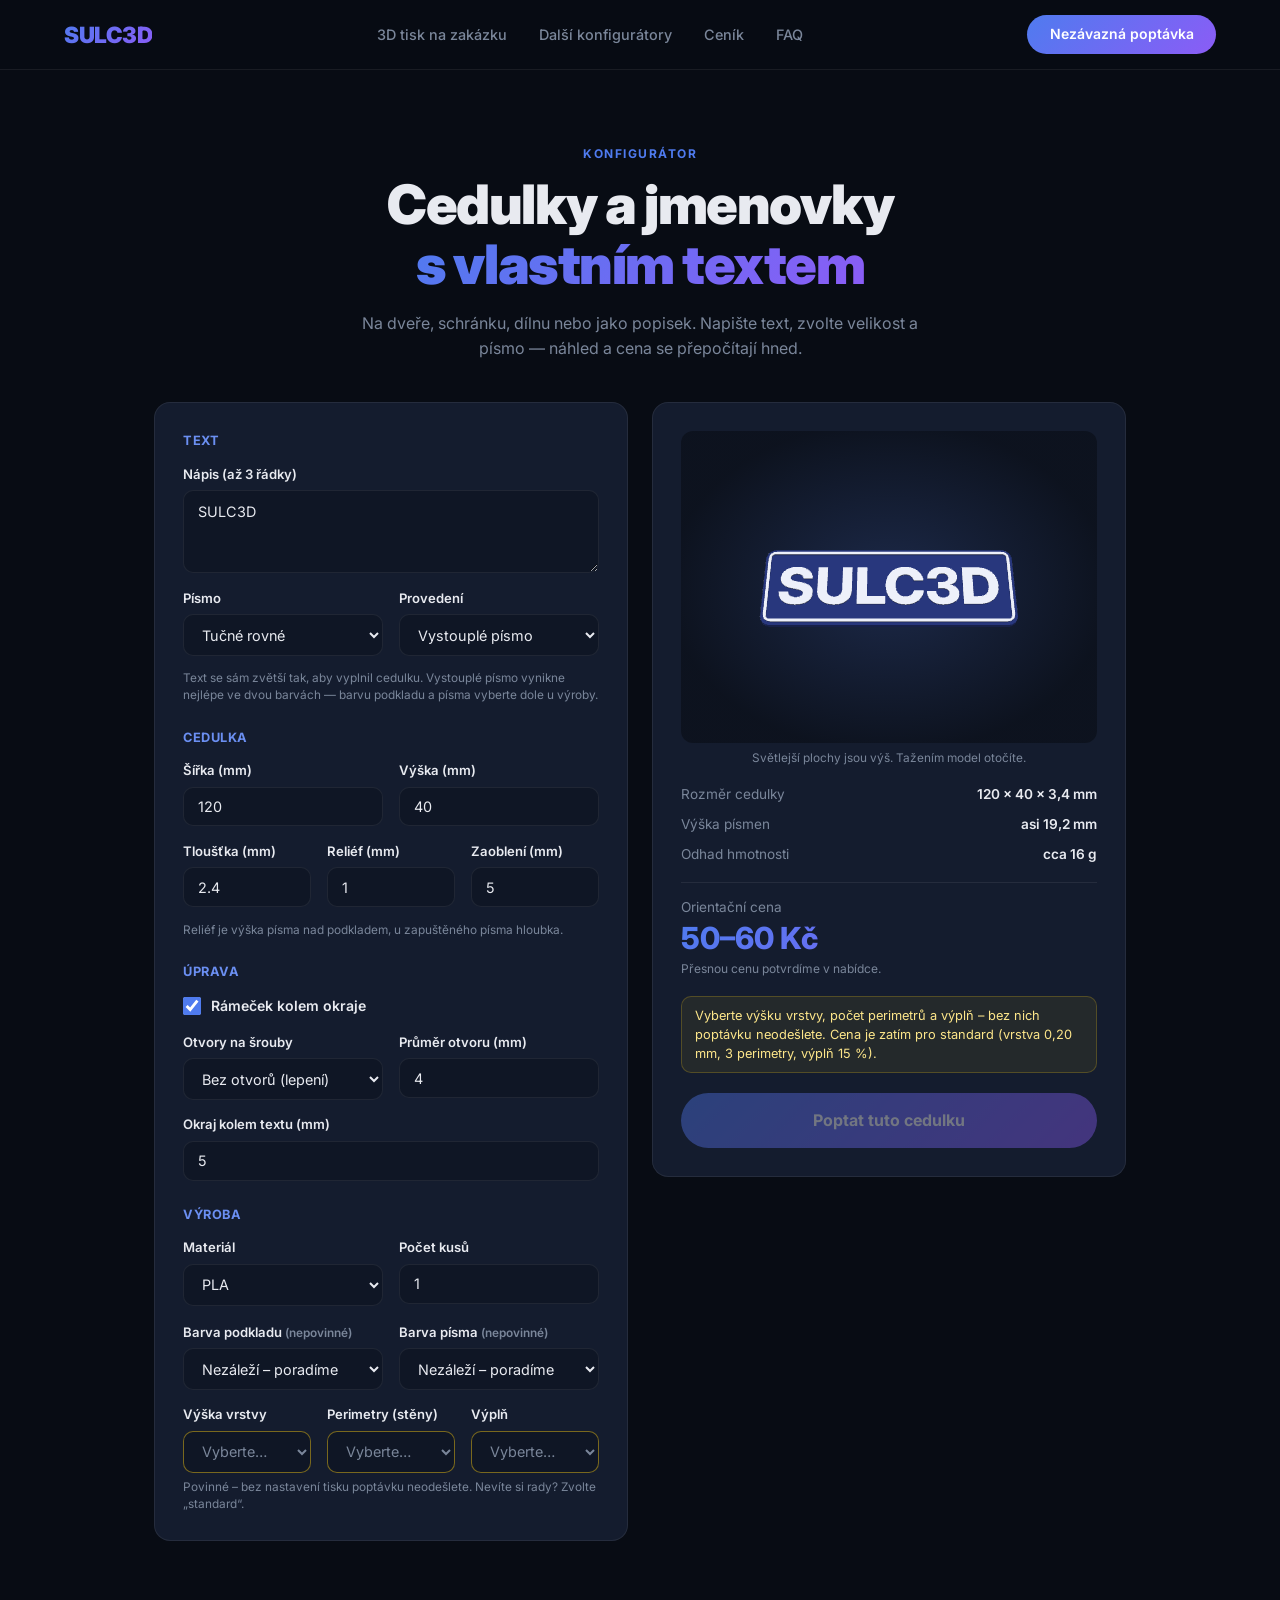
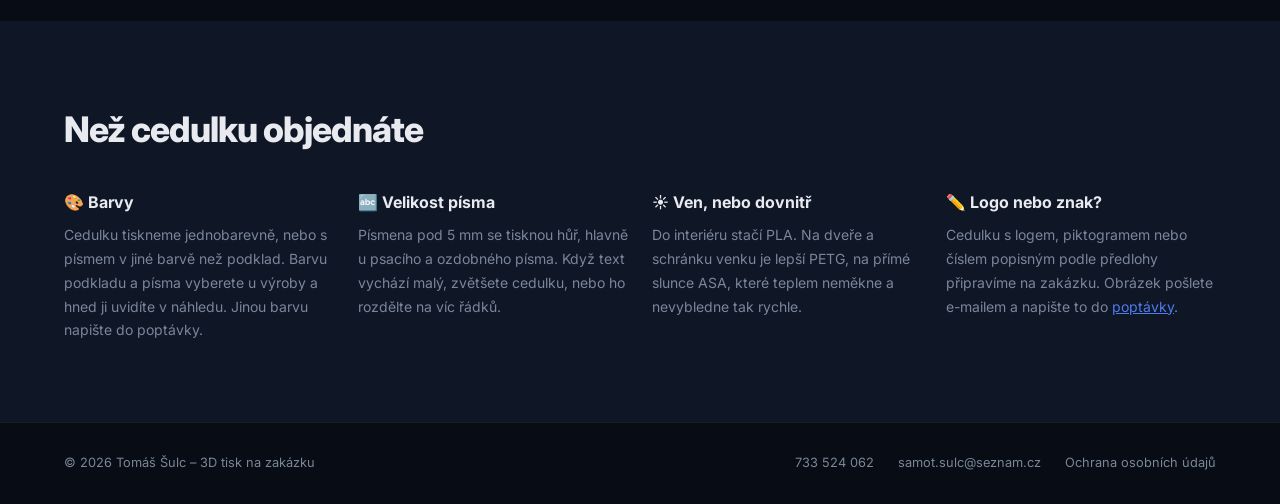
<file: cedulky.html>
<!DOCTYPE html>
<html lang="cs">
<head>
  <meta charset="UTF-8" />
  <meta name="viewport" content="width=device-width, initial-scale=1.0" />
  <title>Cedulky a jmenovky s vlastním textem – 3D tisk | sulc3d.cz</title>
  <meta name="description" content="Konfigurátor cedulek, jmenovek a štítků s vlastním textem. Napište text, zvolte velikost a písmo, prohlédněte si náhled s orientační cenou a pošlete poptávku." />
  <meta name="theme-color" content="#080c14" />
  <link rel="canonical" href="https://sulc3d.cz/cedulky" />
  <link rel="icon" href="favicon.svg" type="image/svg+xml" />
  <meta property="og:type" content="website" />
  <meta property="og:locale" content="cs_CZ" />
  <meta property="og:site_name" content="sulc3d" />
  <meta property="og:title" content="Cedulky a jmenovky s vlastním textem" />
  <meta property="og:description" content="Napište text, zvolte velikost a písmo, prohlédněte si náhled s orientační cenou a pošlete poptávku." />
  <meta property="og:url" content="https://sulc3d.cz/cedulky" />
  <meta property="og:image" content="https://sulc3d.cz/og.png" />
  <link rel="preconnect" href="https://fonts.googleapis.com" />
  <link rel="preconnect" href="https://fonts.gstatic.com" crossorigin />
  <link href="https://fonts.googleapis.com/css2?family=Bebas+Neue&family=Fredoka:wght@600&family=Inter:wght@400;500;600;700;800;900&family=Lobster&family=Pacifico&display=swap" rel="stylesheet" />
  <link rel="stylesheet" href="konfigurator.css" />
</head>
<body>

<nav>
  <a href="/" class="logo">SULC3D</a>
  <ul class="nav-links">
    <li><a href="/">3D tisk na zakázku</a></li>
    <li><a href="/#konfiguratory">Další konfigurátory</a></li>
    <li><a href="/#cenik">Ceník</a></li>
    <li><a href="/#faq">FAQ</a></li>
  </ul>
  <a href="/#naceneni" class="nav-cta">Nezávazná poptávka</a>
</nav>

<header>
  <div class="section-tag">Konfigurátor</div>
  <h1>Cedulky a jmenovky<br /><span class="grad-text">s vlastním textem</span></h1>
  <p class="lead">Na dveře, schránku, dílnu nebo jako popisek. Napište text, zvolte velikost a písmo — náhled a cena se přepočítají hned.</p>
</header>

<main>
<div class="config">

  <form class="panel" id="cfg" novalidate>
    <fieldset>
      <legend>Text</legend>
      <div class="field" style="margin-bottom:0.9rem;">
        <label for="text">Nápis (až 3 řádky)</label>
        <textarea id="text" rows="3" maxlength="120">SULC3D</textarea>
      </div>
      <div class="row">
        <div class="field">
          <label for="font">Písmo</label>
          <select id="font"></select>
        </div>
        <div class="field">
          <label for="style">Provedení</label>
          <select id="style">
            <option value="raised">Vystouplé písmo</option>
            <option value="engraved">Zapuštěné písmo</option>
          </select>
        </div>
      </div>
      <div class="field">
        <small>Text se sám zvětší tak, aby vyplnil cedulku. Vystouplé písmo vynikne nejlépe ve dvou barvách — barvu podkladu a písma vyberte dole u výroby.</small>
      </div>
    </fieldset>

    <fieldset>
      <legend>Cedulka</legend>
      <div class="row">
        <div class="field">
          <label for="w">Šířka (mm)</label>
          <input type="number" id="w" value="120" min="20" max="225" step="1" inputmode="decimal" />
        </div>
        <div class="field">
          <label for="h">Výška (mm)</label>
          <input type="number" id="h" value="40" min="10" max="225" step="1" inputmode="decimal" />
        </div>
      </div>
      <div class="row three">
        <div class="field">
          <label for="t">Tloušťka (mm)</label>
          <input type="number" id="t" value="2.4" min="1.2" max="6" step="0.1" inputmode="decimal" />
        </div>
        <div class="field">
          <label for="depth">Reliéf (mm)</label>
          <input type="number" id="depth" value="1" min="0.4" max="3" step="0.1" inputmode="decimal" />
        </div>
        <div class="field">
          <label for="r">Zaoblení (mm)</label>
          <input type="number" id="r" value="5" min="0" max="110" step="0.5" inputmode="decimal" />
        </div>
      </div>
      <div class="field">
        <small>Reliéf je výška písma nad podkladem, u zapuštěného písma hloubka.</small>
      </div>
    </fieldset>

    <fieldset>
      <legend>Úprava</legend>
      <label class="check"><input type="checkbox" id="frame" checked /> Rámeček kolem okraje</label>
      <div class="row">
        <div class="field">
          <label for="holes">Otvory na šrouby</label>
          <select id="holes">
            <option value="0">Bez otvorů (lepení)</option>
            <option value="2">2 otvory po stranách</option>
            <option value="4">4 otvory v rozích</option>
          </select>
        </div>
        <div class="field">
          <label for="holeD">Průměr otvoru (mm)</label>
          <input type="number" id="holeD" value="4" min="2" max="8" step="0.5" inputmode="decimal" />
        </div>
      </div>
      <div class="field">
        <label for="margin">Okraj kolem textu (mm)</label>
        <input type="number" id="margin" value="5" min="1" max="30" step="0.5" inputmode="decimal" />
      </div>
    </fieldset>

    <fieldset style="margin-bottom:0;">
      <legend>Výroba</legend>
      <div class="row color-row" style="margin-bottom:0;">
        <div class="field">
          <label for="material">Materiál</label>
          <select id="material">
            <option value="PLA" selected>PLA</option>
            <option value="PETG">PETG (i ven)</option>
            <option value="ABS / ASA">ASA (ven na slunce)</option>
          </select>
        </div>
        <div class="field">
          <label for="kusu">Počet kusů</label>
          <input type="number" id="kusu" value="1" min="1" step="1" inputmode="numeric" />
        </div>
        <div class="field">
          <label for="barva">Barva podkladu <small>(nepovinné)</small></label>
          <select id="barva"></select>
        </div>
        <div class="field">
          <label for="barva2">Barva písma <small>(nepovinné)</small></label>
          <select id="barva2"></select>
        </div>
      </div>
      <div class="row three print-row">
        <div class="field">
          <label for="vrstva">Výška vrstvy</label>
          <select id="vrstva" required></select>
        </div>
        <div class="field">
          <label for="perimetry">Perimetry (stěny)</label>
          <select id="perimetry" required></select>
        </div>
        <div class="field">
          <label for="vypln">Výplň</label>
          <select id="vypln" required></select>
        </div>
      </div>
      <p class="print-hint">Povinné – bez nastavení tisku poptávku neodešlete. Nevíte si rady? Zvolte „standard“.</p>
    </fieldset>
  </form>

  <div class="panel preview">
    <canvas id="canvas" class="model-canvas" role="img" aria-label="3D náhled cedulky – tažením lze otáčet"></canvas>
    <p class="hint">Světlejší plochy jsou výš. Tažením model otočíte.</p>

    <div class="results">
      <div class="res-row"><span>Rozměr cedulky</span><strong id="rSize">–</strong></div>
      <div class="res-row"><span>Výška písmen</span><strong id="rLetter">–</strong></div>
      <div class="res-row"><span>Odhad hmotnosti</span><strong id="rWeight">–</strong></div>
      <div class="price">
        Orientační cena
        <strong id="rPrice" class="grad-text">–</strong>
        <small>Přesnou cenu potvrdíme v nabídce.</small>
      </div>
    </div>

    <ul class="messages" id="messages" aria-live="polite"></ul>
    <a href="/#naceneni" class="btn-primary" id="order">Poptat tuto cedulku</a>
    <button type="button" class="btn-secondary" id="stlBtn" hidden>Stáhnout STL</button>
  </div>

</div>

<section class="info">
  <h2>Než cedulku objednáte</h2>
  <div class="info-grid">
    <div class="info-card">
      <h3>🎨 Barvy</h3>
      <p>Cedulku tiskneme jednobarevně, nebo s písmem v jiné barvě než podklad. Barvu podkladu a písma vyberete u výroby a hned ji uvidíte v náhledu. Jinou barvu napište do poptávky.</p>
    </div>
    <div class="info-card">
      <h3>🔤 Velikost písma</h3>
      <p>Písmena pod 5 mm se tisknou hůř, hlavně u psacího a ozdobného písma. Když text vychází malý, zvětšete cedulku, nebo ho rozdělte na víc řádků.</p>
    </div>
    <div class="info-card">
      <h3>☀️ Ven, nebo dovnitř</h3>
      <p>Do interiéru stačí PLA. Na dveře a schránku venku je lepší PETG, na přímé slunce ASA, které teplem neměkne a nevybledne tak rychle.</p>
    </div>
    <div class="info-card">
      <h3>✏️ Logo nebo znak?</h3>
      <p>Cedulku s logem, piktogramem nebo číslem popisným podle předlohy připravíme na zakázku. Obrázek pošlete e-mailem a napište to do <a href="/#naceneni">poptávky</a>.</p>
    </div>
  </div>
</section>
</main>

<footer>
  <span>© 2026 Tomáš Šulc – 3D tisk na zakázku</span>
  <span>
    <a href="tel:+420733524062">733 524 062</a>
    <a href="mailto:samot.sulc@seznam.cz">samot.sulc@seznam.cz</a>
    <a href="/ochrana-osobnich-udaju">Ochrana osobních údajů</a>
  </span>
</footer>

<script src="model.js"></script>
<script src="relief.js"></script>
<script src="konfig.js"></script>
<script>
  const { $, num, mm, dims3, MAX_TRIS, FONTS, loadFont, layoutText, raster, roundRect, init } = window.Sulc3DKonfig;
  const { buildRelief } = window.Sulc3DRelief;
  const FRAME_W = 1.2, FRAME_INSET = 1.5;  // mm, šířka rámečku a jeho odstup od okraje
  const MIN_FLOOR = 0.8;                   // mm, kolik podkladu musí zbýt pod zapuštěným písmem

  for (const [key, f] of Object.entries(FONTS)) $('font').add(new Option(f.label, key));

  async function compute(ctx) {
    const p = { w: num('w'), h: num('h'), t: num('t'), depth: num('depth'), r: num('r'), margin: num('margin'),
      holes: +$('holes').value, holeD: num('holeD'), frame: $('frame').checked, raised: $('style').value === 'raised', font: $('font').value };
    $('holeD').disabled = !p.holes;
    const lines = $('text').value.split('\n').map(s => s.trim()).filter(Boolean).slice(0, 3);
    const ok = [ctx.range(p.w, 20, 225, 'Šířka'), ctx.range(p.h, 10, 225, 'Výška'), ctx.range(p.t, 1.2, 6, 'Tloušťka'),
      ctx.range(p.depth, 0.4, 3, 'Reliéf'), ctx.range(p.r, 0, 110, 'Zaoblení'), ctx.range(p.margin, 1, 30, 'Okraj kolem textu')];
    if (p.holes) ok.push(ctx.range(p.holeD, 2, 8, 'Průměr otvoru'));
    if (!lines.length) { ctx.error('Napište text, který má na cedulce být.'); ok.push(false); }
    if (!p.raised && p.t - p.depth < MIN_FLOOR) { ctx.error(`Zapuštěné písmo je moc hluboké. Pod ním musí zůstat alespoň ${mm(MIN_FLOOR)} mm podkladu.`); ok.push(false); }
    if (ok.includes(false)) return null;
    await loadFont(p.font, lines.join(' '));

    // plocha pro text: uvnitř rámečku a mimo otvory
    const frameZone = p.frame ? FRAME_INSET + FRAME_W : 0;
    const holeOff = frameZone + 1.5 + p.holeD / 2;       // střed otvoru od okraje
    const side = p.holes ? holeOff + p.holeD / 2 : frameZone;
    const availW = p.w - 2 * (side + p.margin), availH = p.h - 2 * (frameZone + p.margin);
    if (availW < 6 || availH < 4) { ctx.error('Na text nezbývá místo. Zvětšete cedulku, nebo zmenšete okraj.'); return null; }

    let cell = Math.max(0.2, Math.max(p.w, p.h) / 640), pos, layout;
    for (let attempt = 0; attempt < 5; attempt++) {
      const nx = Math.round(p.w / cell), ny = Math.round(p.h / cell), s = p.w / nx;
      const R = raster(nx, ny), c = R.ctx;
      // podklad se zaoblením a otvory
      R.clear();
      roundRect(c, 0, 0, nx, ny, p.r / s);
      c.fill();
      c.globalCompositeOperation = 'destination-out';
      const hx = holeOff / s, hy = p.holes === 4 ? holeOff / s : ny / 2;
      const spots = p.holes === 2 ? [[hx, hy], [nx - hx, hy]]
        : p.holes === 4 ? [[hx, hy], [nx - hx, hy], [hx, ny - hy], [nx - hx, ny - hy]] : [];
      spots.forEach(([x, y]) => { c.beginPath(); c.arc(x, y, p.holeD / 2 / s, 0, 2 * Math.PI); c.fill(); });
      const plate = R.mask();
      // text a rámeček
      R.clear();
      layout = layoutText(c, lines, p.font, availW / s, availH / s);
      layout.draw(c, nx / 2, ny / 2);
      if (p.frame) {
        const e = (FRAME_INSET + FRAME_W / 2) / s;
        c.lineWidth = FRAME_W / s;
        roundRect(c, e, e, nx - 2 * e, ny - 2 * e, Math.max(0, p.r / s - e));
        c.stroke();
      }
      const ink = R.mask();
      const levels = new Uint8Array(nx * ny);
      for (let k = 0; k < levels.length; k++) levels[k] = plate[k] ? (ink[k] ? 2 : 1) : 0;
      pos = buildRelief({ nx, ny, cell: s, levels, heights: [0, p.t, p.raised ? p.t + p.depth : p.t - p.depth] });
      layout.cell = s;
      if (pos.length / 9 <= MAX_TRIS) break;
      cell *= 1.3; // moc podrobné → hrubší rastr
    }

    const letter = layout.px * layout.cell * 0.72; // přibližná výška velkého písmene
    if (letter < 5) ctx.warn(`Písmena vycházejí asi ${mm(letter)} mm vysoká a tenké tahy se nemusí vytisknout. Zvětšete cedulku, nebo zkraťte text.`);
    const top = p.raised ? p.t + p.depth : p.t;
    return {
      pos,
      name: `cedulka-${mm(p.w)}x${mm(p.h)}.stl`,
      viewOpts: { tintZ: [top - p.depth, top], textLow: !p.raised, view: { yaw: 0, pitch: 1.1, spin: false } },
      rows: { rSize: dims3([p.w, p.h, top]), rLetter: `asi ${mm(letter)} mm` },
      popis: 'Cedulka z konfigurátoru – ' +
        `text „${lines.join(' / ')}“, písmo ${FONTS[p.font].label.toLowerCase()}, ${p.raised ? 'vystouplé' : 'zapuštěné'} o ${mm(p.depth)} mm; ` +
        `rozměr ${mm(p.w)} × ${mm(p.h)} mm, tloušťka podkladu ${mm(p.t)} mm, zaoblení ${mm(p.r)} mm; ` +
        `${p.frame ? 's rámečkem' : 'bez rámečku'}; ` +
        (p.holes ? `${p.holes} otvory Ø ${mm(p.holeD)} mm.` : 'bez otvorů.') +
        ''
    };
  }

  init({ compute, debounce: 180 });
</script>
<!-- Cloudflare Web Analytics --><script type='module' src='https://static.cloudflareinsights.com/beacon.min.js' data-cf-beacon='{"token": "8d2520cd4a5444ecb5fbdb09e1e10b39"}'></script><!-- End Cloudflare Web Analytics -->
</body>
</html>
</file>
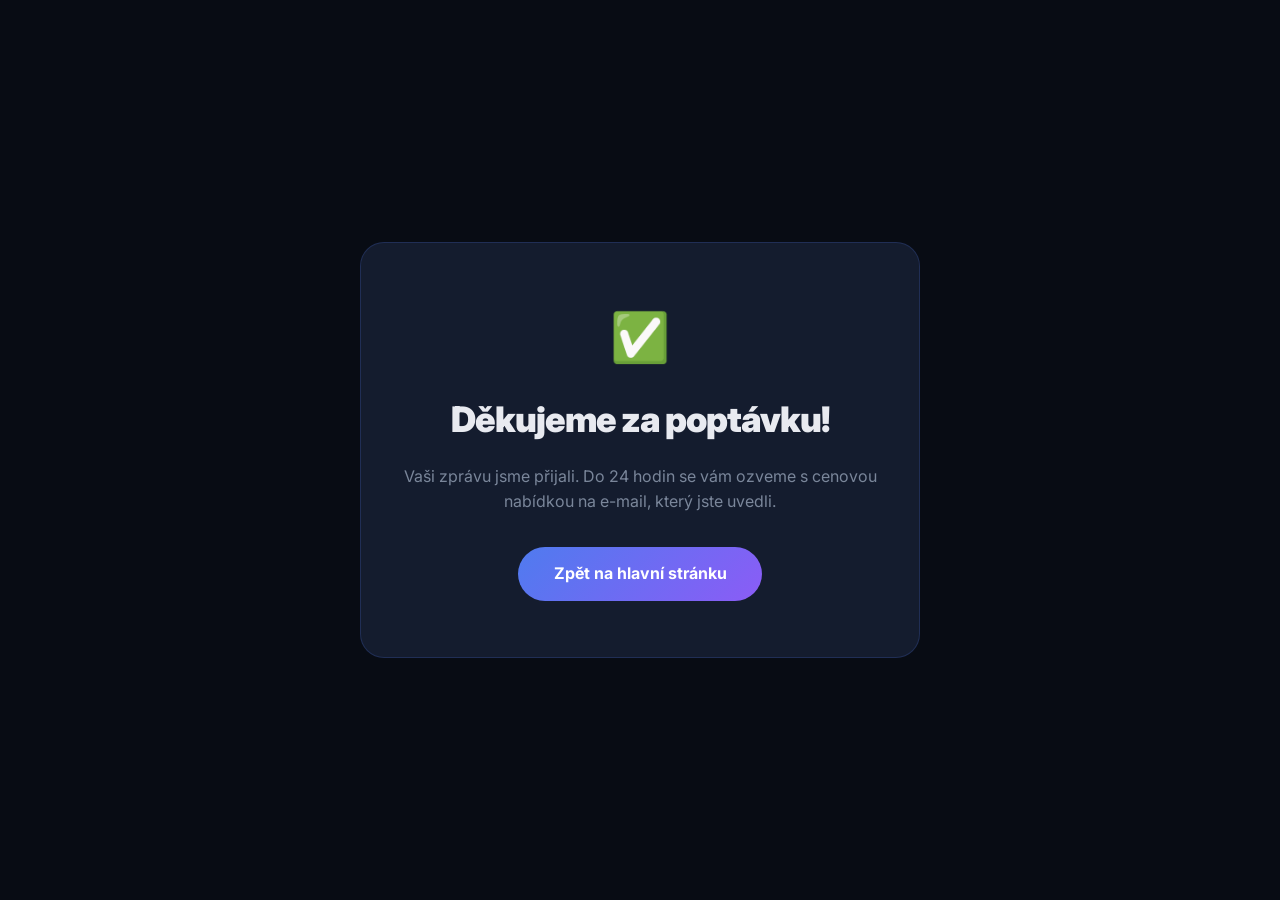
<file: dekujeme.html>
<!DOCTYPE html>
<html lang="cs">
<head>
  <meta charset="UTF-8" />
  <meta name="viewport" content="width=device-width, initial-scale=1.0" />
  <title>Děkujeme za poptávku | sulc3d.cz</title>
  <meta name="robots" content="noindex" />
  <meta name="theme-color" content="#080c14" />
  <link rel="icon" href="favicon.svg" type="image/svg+xml" />
  <link rel="preconnect" href="https://fonts.googleapis.com" />
  <link rel="preconnect" href="https://fonts.gstatic.com" crossorigin />
  <link href="https://fonts.googleapis.com/css2?family=Inter:wght@400;600;700;900&display=swap" rel="stylesheet" />
  <style>
    *, *::before, *::after { box-sizing: border-box; margin: 0; padding: 0; }
    body {
      font-family: 'Inter', sans-serif;
      background: #080c14;
      color: #e8eaf0;
      line-height: 1.6;
      min-height: 100vh;
      display: flex;
      align-items: center;
      justify-content: center;
      padding: 2rem 5%;
      text-align: center;
    }
    .box {
      max-width: 560px;
      background: #141c2e;
      border: 1px solid rgba(79,123,239,0.2);
      border-radius: 24px;
      padding: 3.5rem 2rem;
    }
    .icon { font-size: 3rem; margin-bottom: 1rem; }
    h1 { font-size: clamp(1.6rem, 5vw, 2.2rem); font-weight: 900; letter-spacing: -1px; margin-bottom: 1rem; }
    p { color: #7a869a; margin-bottom: 2rem; }
    a.btn {
      display: inline-block;
      padding: 0.9rem 2.2rem;
      background: linear-gradient(135deg, #4f7bef, #8b5cf6);
      color: #fff;
      font-weight: 700;
      border-radius: 50px;
      text-decoration: none;
    }
  </style>
</head>
<body>
  <main class="box">
    <div class="icon">✅</div>
    <h1>Děkujeme za poptávku!</h1>
    <p>Vaši zprávu jsme přijali. Do 24 hodin se vám ozveme s cenovou nabídkou na e-mail, který jste uvedli.</p>
    <a href="/" class="btn">Zpět na hlavní stránku</a>
  </main>
<!-- Cloudflare Web Analytics --><script type='module' src='https://static.cloudflareinsights.com/beacon.min.js' data-cf-beacon='{"token": "8d2520cd4a5444ecb5fbdb09e1e10b39"}'></script><!-- End Cloudflare Web Analytics -->
</body>
</html>
</file>
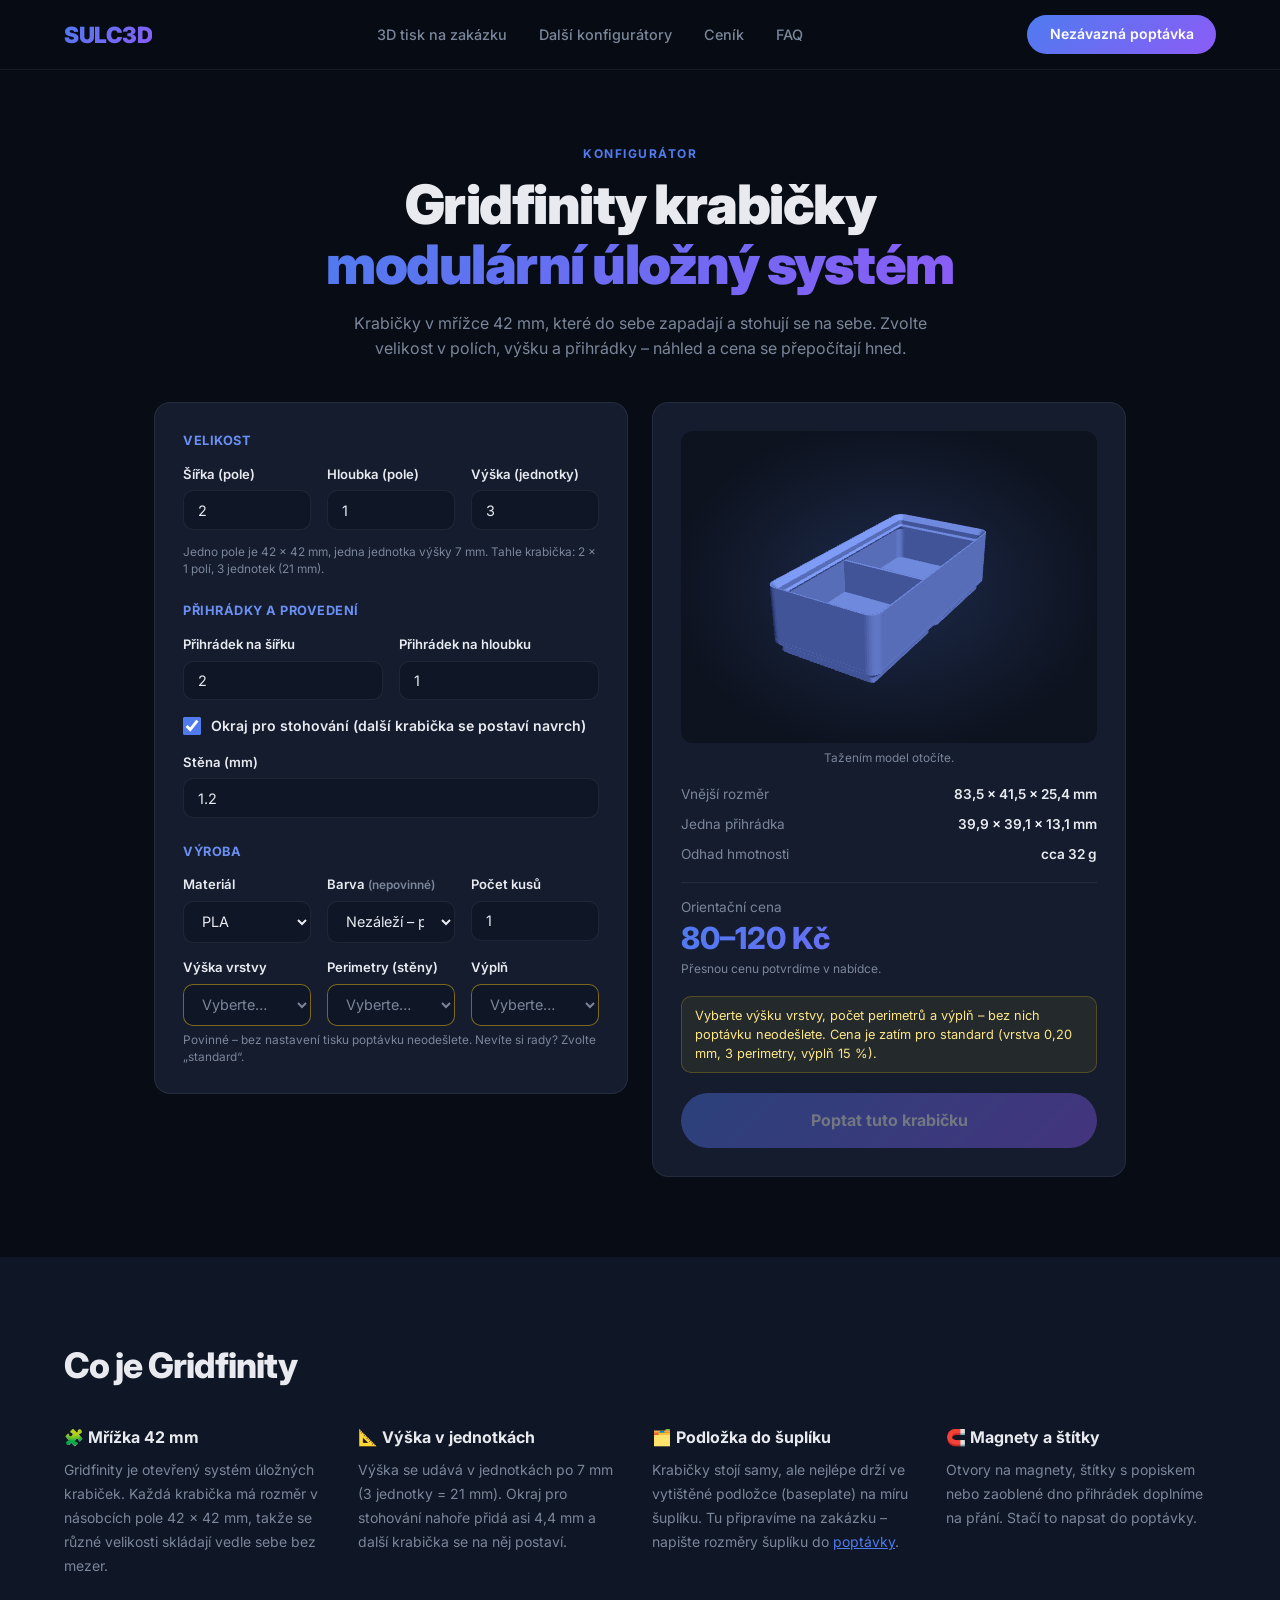
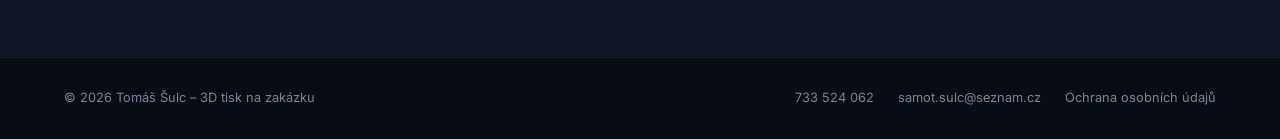
<file: gridfinity.html>
<!DOCTYPE html>
<html lang="cs">
<head>
  <meta charset="UTF-8" />
  <meta name="viewport" content="width=device-width, initial-scale=1.0" />
  <title>Gridfinity krabičky na míru – 3D tisk | sulc3d.cz</title>
  <meta name="description" content="Konfigurátor krabiček Gridfinity – modulární úložný systém s mřížkou 42 mm. Zvolte velikost, výšku a přihrádky, prohlédněte si náhled s cenou a pošlete poptávku." />
  <meta name="theme-color" content="#080c14" />
  <link rel="canonical" href="https://sulc3d.cz/gridfinity" />
  <link rel="icon" href="favicon.svg" type="image/svg+xml" />
  <meta property="og:type" content="website" />
  <meta property="og:locale" content="cs_CZ" />
  <meta property="og:site_name" content="sulc3d" />
  <meta property="og:title" content="Gridfinity krabičky na míru" />
  <meta property="og:description" content="Modulární krabičky s mřížkou 42 mm. Velikost, výška a přihrádky podle vás." />
  <meta property="og:url" content="https://sulc3d.cz/gridfinity" />
  <meta property="og:image" content="https://sulc3d.cz/og.png" />
  <link rel="preconnect" href="https://fonts.googleapis.com" />
  <link rel="preconnect" href="https://fonts.gstatic.com" crossorigin />
  <link href="https://fonts.googleapis.com/css2?family=Inter:wght@400;500;600;700;800;900&display=swap" rel="stylesheet" />
  <link rel="stylesheet" href="konfigurator.css" />
</head>
<body>

<nav>
  <a href="/" class="logo">SULC3D</a>
  <ul class="nav-links">
    <li><a href="/">3D tisk na zakázku</a></li>
    <li><a href="/#konfiguratory">Další konfigurátory</a></li>
    <li><a href="/#cenik">Ceník</a></li>
    <li><a href="/#faq">FAQ</a></li>
  </ul>
  <a href="/#naceneni" class="nav-cta">Nezávazná poptávka</a>
</nav>

<header>
  <div class="section-tag">Konfigurátor</div>
  <h1>Gridfinity krabičky<br /><span class="grad-text">modulární úložný systém</span></h1>
  <p class="lead">Krabičky v mřížce 42 mm, které do sebe zapadají a stohují se na sebe. Zvolte velikost v polích, výšku a přihrádky – náhled a cena se přepočítají hned.</p>
</header>

<main>
<div class="config">

  <form class="panel" id="cfg" novalidate>
    <fieldset>
      <legend>Velikost</legend>
      <div class="row three">
        <div class="field">
          <label for="gx">Šířka (pole)</label>
          <input type="number" id="gx" value="2" min="1" max="5" step="1" inputmode="numeric" />
        </div>
        <div class="field">
          <label for="gy">Hloubka (pole)</label>
          <input type="number" id="gy" value="1" min="1" max="5" step="1" inputmode="numeric" />
        </div>
        <div class="field">
          <label for="gz">Výška (jednotky)</label>
          <input type="number" id="gz" value="3" min="2" max="12" step="1" inputmode="numeric" />
        </div>
      </div>
      <div class="field">
        <small id="sizeHint">Jedno pole je 42 × 42 mm, jedna jednotka výšky 7 mm.</small>
      </div>
    </fieldset>

    <fieldset>
      <legend>Přihrádky a provedení</legend>
      <div class="row">
        <div class="field">
          <label for="dx">Přihrádek na šířku</label>
          <input type="number" id="dx" value="2" min="1" max="10" step="1" inputmode="numeric" />
        </div>
        <div class="field">
          <label for="dy">Přihrádek na hloubku</label>
          <input type="number" id="dy" value="1" min="1" max="10" step="1" inputmode="numeric" />
        </div>
      </div>
      <label class="check"><input type="checkbox" id="lip" checked /> Okraj pro stohování (další krabička se postaví navrch)</label>
      <div class="field">
        <label for="wall">Stěna (mm)</label>
        <input type="number" id="wall" value="1.2" min="0.8" max="2.4" step="0.1" inputmode="decimal" />
      </div>
    </fieldset>

    <fieldset style="margin-bottom:0;">
      <legend>Výroba</legend>
      <div class="row three color-row" style="margin-bottom:0;">
        <div class="field">
          <label for="material">Materiál</label>
          <select id="material">
            <option value="PLA" selected>PLA</option>
            <option value="PETG">PETG</option>
            <option value="ABS / ASA">ABS / ASA</option>
          </select>
        </div>
        <div class="field">
          <label for="barva">Barva <small>(nepovinné)</small></label>
          <select id="barva"></select>
        </div>
        <div class="field">
          <label for="kusu">Počet kusů</label>
          <input type="number" id="kusu" value="1" min="1" step="1" inputmode="numeric" />
        </div>
      </div>
      <div class="row three print-row">
        <div class="field">
          <label for="vrstva">Výška vrstvy</label>
          <select id="vrstva" required></select>
        </div>
        <div class="field">
          <label for="perimetry">Perimetry (stěny)</label>
          <select id="perimetry" required></select>
        </div>
        <div class="field">
          <label for="vypln">Výplň</label>
          <select id="vypln" required></select>
        </div>
      </div>
      <p class="print-hint">Povinné – bez nastavení tisku poptávku neodešlete. Nevíte si rady? Zvolte „standard“.</p>
    </fieldset>
  </form>

  <div class="panel preview">
    <canvas id="canvas" class="model-canvas" role="img" aria-label="3D náhled krabičky Gridfinity – tažením lze otáčet"></canvas>
    <p class="hint">Tažením model otočíte.</p>

    <div class="results">
      <div class="res-row"><span>Vnější rozměr</span><strong id="rSize">–</strong></div>
      <div class="res-row"><span>Jedna přihrádka</span><strong id="rPocket">–</strong></div>
      <div class="res-row"><span>Odhad hmotnosti</span><strong id="rWeight">–</strong></div>
      <div class="price">
        Orientační cena
        <strong id="rPrice" class="grad-text">–</strong>
        <small>Přesnou cenu potvrdíme v nabídce.</small>
      </div>
    </div>

    <ul class="messages" id="messages" aria-live="polite"></ul>
    <a href="/#naceneni" class="btn-primary" id="order">Poptat tuto krabičku</a>
    <button type="button" class="btn-secondary" id="stlBtn" hidden>Stáhnout STL</button>
  </div>

</div>

<section class="info">
  <h2>Co je Gridfinity</h2>
  <div class="info-grid">
    <div class="info-card">
      <h3>🧩 Mřížka 42 mm</h3>
      <p>Gridfinity je otevřený systém úložných krabiček. Každá krabička má rozměr v násobcích pole 42 × 42 mm, takže se různé velikosti skládají vedle sebe bez mezer.</p>
    </div>
    <div class="info-card">
      <h3>📐 Výška v jednotkách</h3>
      <p>Výška se udává v jednotkách po 7 mm (3 jednotky = 21 mm). Okraj pro stohování nahoře přidá asi 4,4 mm a další krabička se na něj postaví.</p>
    </div>
    <div class="info-card">
      <h3>🗂️ Podložka do šuplíku</h3>
      <p>Krabičky stojí samy, ale nejlépe drží ve vytištěné podložce (baseplate) na míru šuplíku. Tu připravíme na zakázku – napište rozměry šuplíku do <a href="/#naceneni">poptávky</a>.</p>
    </div>
    <div class="info-card">
      <h3>🧲 Magnety a štítky</h3>
      <p>Otvory na magnety, štítky s popiskem nebo zaoblené dno přihrádek doplníme na přání. Stačí to napsat do poptávky.</p>
    </div>
  </div>
</section>
</main>

<footer>
  <span>© 2026 Tomáš Šulc – 3D tisk na zakázku</span>
  <span>
    <a href="tel:+420733524062">733 524 062</a>
    <a href="mailto:samot.sulc@seznam.cz">samot.sulc@seznam.cz</a>
    <a href="/ochrana-osobnich-udaju">Ochrana osobních údajů</a>
  </span>
</footer>

<script src="model.js"></script>
<script src="relief.js"></script>
<script src="konfig.js"></script>
<script>
  const { $, num, mm, dims3, init } = window.Sulc3DKonfig;
  const { sweepRect, loftRect } = window.Sulc3DRelief;
  // Rozměry podle specifikace Gridfinity
  const GRID = 42, CLEAR = 0.5, UNIT = 7;   // mm: pole, vůle mezi krabičkami, jednotka výšky
  const R_OUT = 3.75;                        // mm, poloměr vnějších rohů
  const FOOT = [                             // profil patky zdola: [z, odsazení od obvodu]
    [0, 2.95], [0.8, 2.15], [2.6, 2.15], [4.75, 0]
  ];
  const FLOOR_TOP = 6;                       // mm, horní plocha dna
  const LIP_H = 4.4;                         // mm, okraj pro stohování
  const DIV = 1.2;                           // mm, tloušťka přepážek

  function join(parts) {
    const out = new Float32Array(parts.reduce((n, p) => n + p.length, 0));
    let off = 0;
    for (const p of parts) { out.set(p, off); off += p.length; }
    return out;
  }

  function compute(ctx) {
    const p = { gx: num('gx'), gy: num('gy'), gz: num('gz'), dx: num('dx'), dy: num('dy'), wall: num('wall'), lip: $('lip').checked };
    const ok = [ctx.range(p.gx, 1, 5, 'Šířka', ' polí'), ctx.range(p.gy, 1, 5, 'Hloubka', ' polí'), ctx.range(p.gz, 2, 12, 'Výška', ' jednotek'),
      ctx.range(p.dx, 1, 10, 'Počet přihrádek na šířku', ''), ctx.range(p.dy, 1, 10, 'Počet přihrádek na hloubku', ''), ctx.range(p.wall, 0.8, 2.4, 'Stěna')];
    if (![p.gx, p.gy, p.gz, p.dx, p.dy].every(Number.isInteger)) { ctx.error('Počty polí, jednotek a přihrádek musí být celá čísla.'); ok.push(false); }
    if (ok.includes(false)) return null;

    const W = p.gx * GRID - CLEAR, D = p.gy * GRID - CLEAR, H = p.gz * UNIT;
    const parts = [];
    // patky: jedna na každé pole
    for (let i = 0; i < p.gx; i++) for (let j = 0; j < p.gy; j++) {
      const cx = (i - (p.gx - 1) / 2) * GRID, cy = (j - (p.gy - 1) / 2) * GRID;
      const s = GRID - CLEAR;
      parts.push(loftRect(FOOT.map(([z, o]) => ({ z, w: s - 2 * o, d: s - 2 * o, r: Math.max(0.8, R_OUT - o) })), cx, cy));
    }
    // dno přes celou krabičku
    parts.push(loftRect([{ z: FOOT[FOOT.length - 1][0], w: W, d: D, r: R_OUT }, { z: FLOOR_TOP, w: W, d: D, r: R_OUT }]));
    // stěny (a okraj pro stohování): profil [odsazení ven (záporně dovnitř), z]
    const w = p.wall;
    const prof = p.lip
      ? [[0, FLOOR_TOP], [0, H + LIP_H], [-0.5, H + LIP_H], [-2.4, H + LIP_H - 1.9], [-2.4, H + LIP_H - 3.7], [-3.1, H], [-w, H - (3.1 - w)], [-w, FLOOR_TOP]]
      : [[0, FLOOR_TOP], [0, H], [-w, H], [-w, FLOOR_TOP]];
    parts.push(sweepRect(prof, W, D, R_OUT));
    // přepážky: končí pod okrajem, aby nepřekážely krabičce navrchu
    const inW = W - 2 * w, inD = D - 2 * w, top = p.lip ? H - (3.1 - w) : H;
    const pw = (inW - (p.dx - 1) * DIV) / p.dx, pd = (inD - (p.dy - 1) * DIV) / p.dy;
    if (pw < 8 || pd < 8) { ctx.error(`Přihrádky by vyšly moc úzké (${mm(pw)} × ${mm(pd)} mm). Zmenšete jejich počet, nebo zvětšete krabičku.`); return null; }
    for (let i = 1; i < p.dx; i++) {
      const x = -inW / 2 + i * pw + (i - 0.5) * DIV;
      parts.push(loftRect([{ z: FLOOR_TOP, w: DIV, d: inD, r: 0 }, { z: top, w: DIV, d: inD, r: 0 }], x, 0, 1));
    }
    for (let j = 1; j < p.dy; j++) {
      const y = -inD / 2 + j * pd + (j - 0.5) * DIV;
      parts.push(loftRect([{ z: FLOOR_TOP, w: inW, d: DIV, r: 0 }, { z: top, w: inW, d: DIV, r: 0 }], 0, y, 1));
    }

    const total = H + (p.lip ? LIP_H : 0);
    $('sizeHint').textContent = `Jedno pole je 42 × 42 mm, jedna jednotka výšky 7 mm. Tahle krabička: ${p.gx} × ${p.gy} polí, ${p.gz} jednotek (${mm(H)} mm).`;
    return {
      pos: join(parts),
      name: `gridfinity-${p.gx}x${p.gy}x${p.gz}.stl`,
      fitSize: [W, D, total],
      rows: { rSize: dims3([W, D, total]), rPocket: `${mm(pw)} × ${mm(pd)} × ${mm(top - FLOOR_TOP)} mm` },
      popis: `Gridfinity krabička z konfigurátoru – ${p.gx} × ${p.gy} polí, výška ${p.gz} jednotek (${mm(H)} mm${p.lip ? ' + okraj pro stohování' : ', bez okraje'}), ` +
        `přihrádky ${p.dx} × ${p.dy} (jedna ${mm(pw)} × ${mm(pd)} mm), stěna ${mm(w)} mm; vnější rozměr ${dims3([W, D, total])}.`
    };
  }

  init({ compute });
</script>
<!-- Cloudflare Web Analytics --><script type='module' src='https://static.cloudflareinsights.com/beacon.min.js' data-cf-beacon='{"token": "8d2520cd4a5444ecb5fbdb09e1e10b39"}'></script><!-- End Cloudflare Web Analytics -->
</body>
</html>
</file>
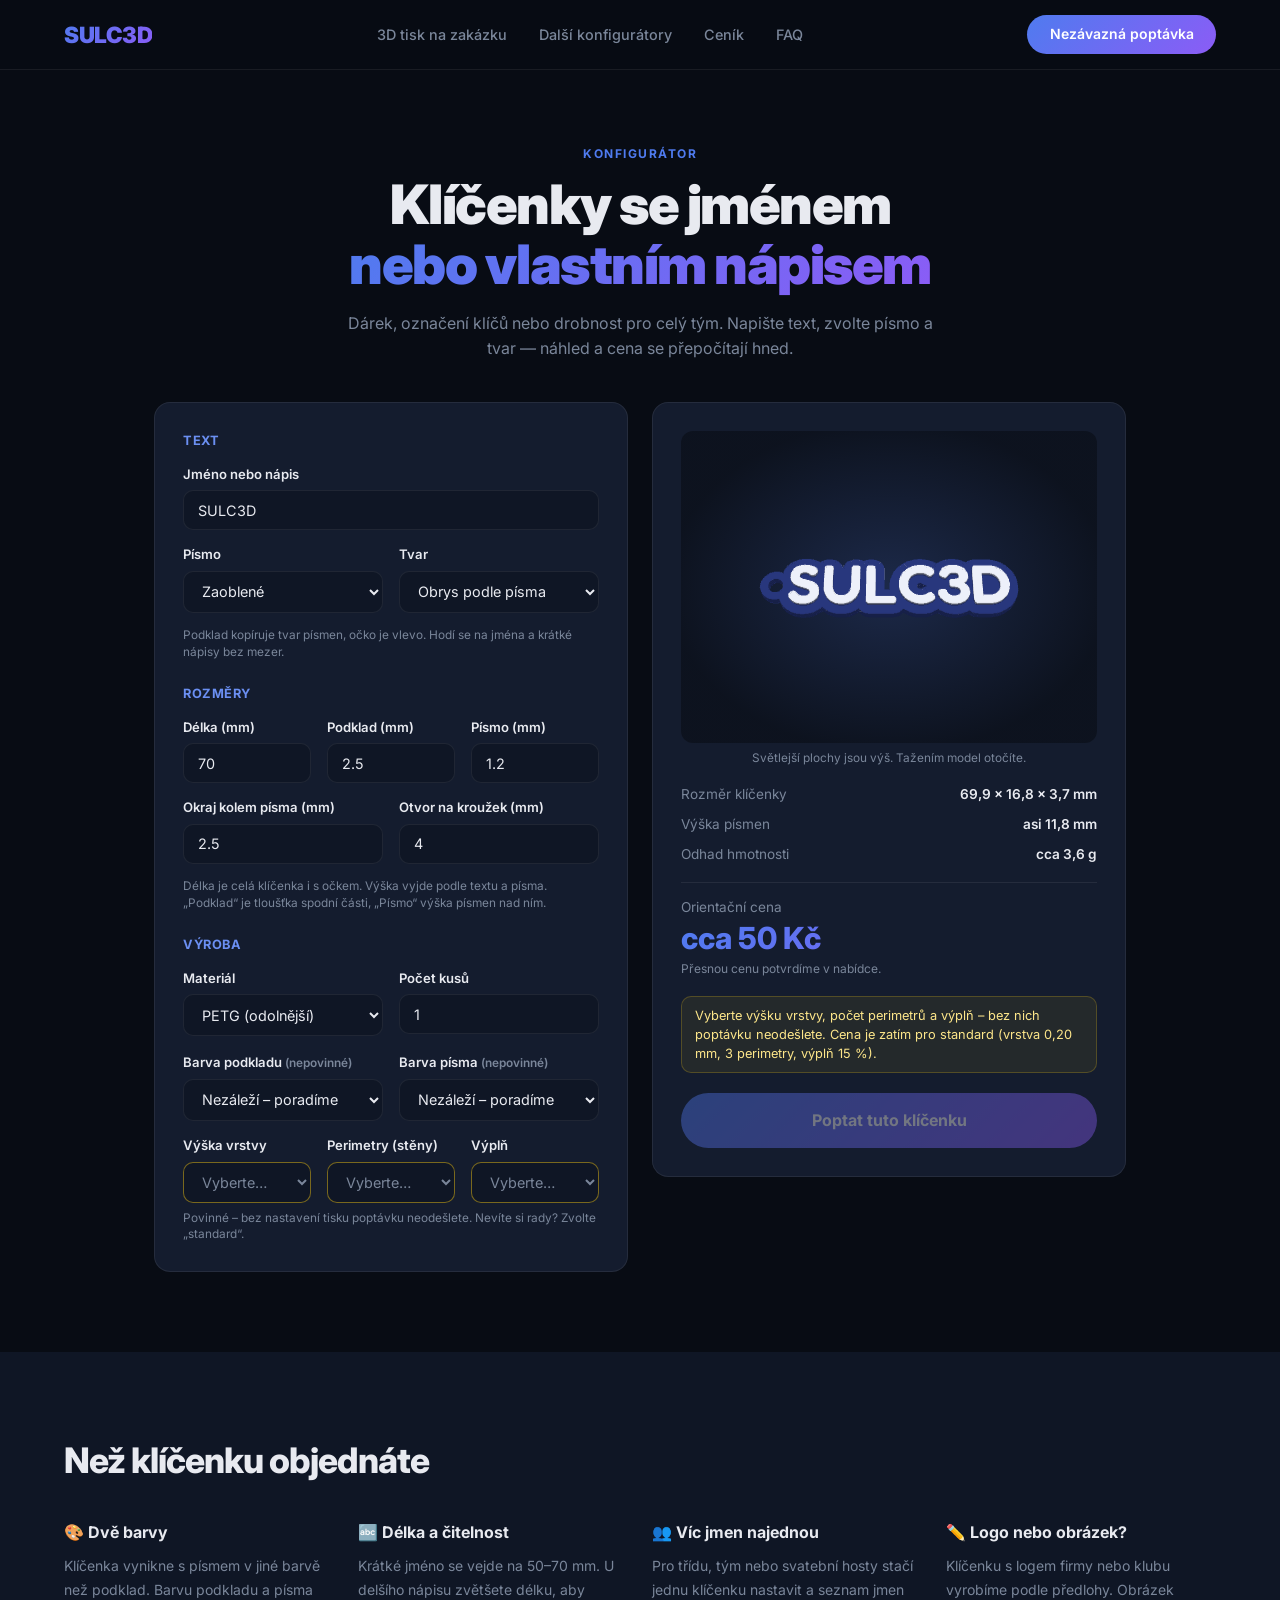
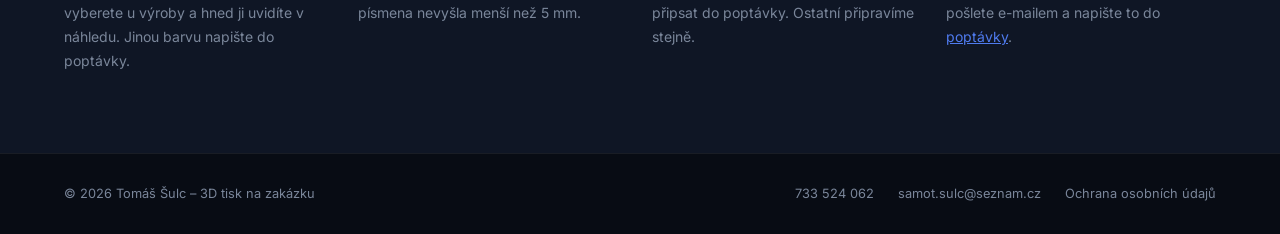
<file: klicenky.html>
<!DOCTYPE html>
<html lang="cs">
<head>
  <meta charset="UTF-8" />
  <meta name="viewport" content="width=device-width, initial-scale=1.0" />
  <title>Klíčenky se jménem na míru – 3D tisk | sulc3d.cz</title>
  <meta name="description" content="Konfigurátor klíčenek se jménem nebo vlastním nápisem. Napište text, zvolte písmo a tvar, prohlédněte si náhled s orientační cenou a pošlete poptávku." />
  <meta name="theme-color" content="#080c14" />
  <link rel="canonical" href="https://sulc3d.cz/klicenky" />
  <link rel="icon" href="favicon.svg" type="image/svg+xml" />
  <meta property="og:type" content="website" />
  <meta property="og:locale" content="cs_CZ" />
  <meta property="og:site_name" content="sulc3d" />
  <meta property="og:title" content="Klíčenky se jménem na míru" />
  <meta property="og:description" content="Napište jméno, zvolte písmo a tvar, prohlédněte si náhled s orientační cenou a pošlete poptávku." />
  <meta property="og:url" content="https://sulc3d.cz/klicenky" />
  <meta property="og:image" content="https://sulc3d.cz/og.png" />
  <link rel="preconnect" href="https://fonts.googleapis.com" />
  <link rel="preconnect" href="https://fonts.gstatic.com" crossorigin />
  <link href="https://fonts.googleapis.com/css2?family=Bebas+Neue&family=Fredoka:wght@600&family=Inter:wght@400;500;600;700;800;900&family=Lobster&family=Pacifico&display=swap" rel="stylesheet" />
  <link rel="stylesheet" href="konfigurator.css" />
</head>
<body>

<nav>
  <a href="/" class="logo">SULC3D</a>
  <ul class="nav-links">
    <li><a href="/">3D tisk na zakázku</a></li>
    <li><a href="/#konfiguratory">Další konfigurátory</a></li>
    <li><a href="/#cenik">Ceník</a></li>
    <li><a href="/#faq">FAQ</a></li>
  </ul>
  <a href="/#naceneni" class="nav-cta">Nezávazná poptávka</a>
</nav>

<header>
  <div class="section-tag">Konfigurátor</div>
  <h1>Klíčenky se jménem<br /><span class="grad-text">nebo vlastním nápisem</span></h1>
  <p class="lead">Dárek, označení klíčů nebo drobnost pro celý tým. Napište text, zvolte písmo a tvar — náhled a cena se přepočítají hned.</p>
</header>

<main>
<div class="config">

  <form class="panel" id="cfg" novalidate>
    <fieldset>
      <legend>Text</legend>
      <div class="field" style="margin-bottom:0.9rem;">
        <label for="text">Jméno nebo nápis</label>
        <input type="text" id="text" value="SULC3D" maxlength="20" autocomplete="off" />
      </div>
      <div class="row">
        <div class="field">
          <label for="font">Písmo</label>
          <select id="font"></select>
        </div>
        <div class="field">
          <label for="shape">Tvar</label>
          <select id="shape">
            <option value="outline">Obrys podle písma</option>
            <option value="tag">Štítek</option>
          </select>
        </div>
      </div>
      <div class="field">
        <small id="shapeHint"></small>
      </div>
    </fieldset>

    <fieldset>
      <legend>Rozměry</legend>
      <div class="row three">
        <div class="field">
          <label for="len">Délka (mm)</label>
          <input type="number" id="len" value="70" min="30" max="160" step="1" inputmode="decimal" />
        </div>
        <div class="field">
          <label for="t">Podklad (mm)</label>
          <input type="number" id="t" value="2.5" min="1.5" max="5" step="0.1" inputmode="decimal" />
        </div>
        <div class="field">
          <label for="depth">Písmo (mm)</label>
          <input type="number" id="depth" value="1.2" min="0.6" max="3" step="0.1" inputmode="decimal" />
        </div>
      </div>
      <div class="row">
        <div class="field">
          <label for="edge">Okraj kolem písma (mm)</label>
          <input type="number" id="edge" value="2.5" min="1.5" max="6" step="0.5" inputmode="decimal" />
        </div>
        <div class="field">
          <label for="hole">Otvor na kroužek (mm)</label>
          <input type="number" id="hole" value="4" min="3" max="8" step="0.5" inputmode="decimal" />
        </div>
      </div>
      <div class="field">
        <small>Délka je celá klíčenka i s očkem. Výška vyjde podle textu a písma. „Podklad“ je tloušťka spodní části, „Písmo“ výška písmen nad ním.</small>
      </div>
    </fieldset>

    <fieldset style="margin-bottom:0;">
      <legend>Výroba</legend>
      <div class="row color-row" style="margin-bottom:0;">
        <div class="field">
          <label for="material">Materiál</label>
          <select id="material">
            <option value="PLA">PLA</option>
            <option value="PETG" selected>PETG (odolnější)</option>
          </select>
        </div>
        <div class="field">
          <label for="kusu">Počet kusů</label>
          <input type="number" id="kusu" value="1" min="1" step="1" inputmode="numeric" />
        </div>
        <div class="field">
          <label for="barva">Barva podkladu <small>(nepovinné)</small></label>
          <select id="barva"></select>
        </div>
        <div class="field">
          <label for="barva2">Barva písma <small>(nepovinné)</small></label>
          <select id="barva2"></select>
        </div>
      </div>
      <div class="row three print-row">
        <div class="field">
          <label for="vrstva">Výška vrstvy</label>
          <select id="vrstva" required></select>
        </div>
        <div class="field">
          <label for="perimetry">Perimetry (stěny)</label>
          <select id="perimetry" required></select>
        </div>
        <div class="field">
          <label for="vypln">Výplň</label>
          <select id="vypln" required></select>
        </div>
      </div>
      <p class="print-hint">Povinné – bez nastavení tisku poptávku neodešlete. Nevíte si rady? Zvolte „standard“.</p>
    </fieldset>
  </form>

  <div class="panel preview">
    <canvas id="canvas" class="model-canvas" role="img" aria-label="3D náhled klíčenky – tažením lze otáčet"></canvas>
    <p class="hint">Světlejší plochy jsou výš. Tažením model otočíte.</p>

    <div class="results">
      <div class="res-row"><span>Rozměr klíčenky</span><strong id="rSize">–</strong></div>
      <div class="res-row"><span>Výška písmen</span><strong id="rLetter">–</strong></div>
      <div class="res-row"><span>Odhad hmotnosti</span><strong id="rWeight">–</strong></div>
      <div class="price">
        Orientační cena
        <strong id="rPrice" class="grad-text">–</strong>
        <small>Přesnou cenu potvrdíme v nabídce.</small>
      </div>
    </div>

    <ul class="messages" id="messages" aria-live="polite"></ul>
    <a href="/#naceneni" class="btn-primary" id="order">Poptat tuto klíčenku</a>
    <button type="button" class="btn-secondary" id="stlBtn" hidden>Stáhnout STL</button>
  </div>

</div>

<section class="info">
  <h2>Než klíčenku objednáte</h2>
  <div class="info-grid">
    <div class="info-card">
      <h3>🎨 Dvě barvy</h3>
      <p>Klíčenka vynikne s písmem v jiné barvě než podklad. Barvu podkladu a písma vyberete u výroby a hned ji uvidíte v náhledu. Jinou barvu napište do poptávky.</p>
    </div>
    <div class="info-card">
      <h3>🔤 Délka a čitelnost</h3>
      <p>Krátké jméno se vejde na 50–70 mm. U delšího nápisu zvětšete délku, aby písmena nevyšla menší než 5 mm.</p>
    </div>
    <div class="info-card">
      <h3>👥 Víc jmen najednou</h3>
      <p>Pro třídu, tým nebo svatební hosty stačí jednu klíčenku nastavit a seznam jmen připsat do poptávky. Ostatní připravíme stejně.</p>
    </div>
    <div class="info-card">
      <h3>✏️ Logo nebo obrázek?</h3>
      <p>Klíčenku s logem firmy nebo klubu vyrobíme podle předlohy. Obrázek pošlete e-mailem a napište to do <a href="/#naceneni">poptávky</a>.</p>
    </div>
  </div>
</section>
</main>

<footer>
  <span>© 2026 Tomáš Šulc – 3D tisk na zakázku</span>
  <span>
    <a href="tel:+420733524062">733 524 062</a>
    <a href="mailto:samot.sulc@seznam.cz">samot.sulc@seznam.cz</a>
    <a href="/ochrana-osobnich-udaju">Ochrana osobních údajů</a>
  </span>
</footer>

<script src="model.js"></script>
<script src="relief.js"></script>
<script src="konfig.js"></script>
<script>
  const { $, num, mm, dims3, MAX_TRIS, FONTS, loadFont, layoutText, raster, roundRect, init } = window.Sulc3DKonfig;
  const { buildRelief } = window.Sulc3DRelief;
  const RING_WALL = 2.2;  // mm, materiál kolem otvoru na kroužek
  const MAX_TEXT_H = 26;  // mm, vyšší písmo by z klíčenky dělalo cedulku
  const HINTS = {
    outline: 'Podklad kopíruje tvar písmen, očko je vlevo. Hodí se na jména a krátké nápisy bez mezer.',
    tag: 'Zaoblený štítek s otvorem vlevo. Hodí se na delší nápisy, čísla a text s mezerami.'
  };

  for (const [key, f] of Object.entries(FONTS)) $('font').add(new Option(f.label, key));
  $('font').value = 'fredoka';

  // Název souboru bez diakritiky a mezer (kombinující znaky mají kódy 0x300–0x36f)
  const slug = s => [...s.toLowerCase().normalize('NFD')].filter(ch => ch.charCodeAt(0) < 0x300 || ch.charCodeAt(0) > 0x36f).join('')
    .replace(/[^a-z0-9]+/g, '-').replace(/^-|-$/g, '');

  // Počet samostatných ostrůvků v masce (podklad musí držet pohromadě)
  function islands(mask, nx, ny) {
    const seen = new Uint8Array(mask.length), stack = [];
    let count = 0;
    for (let start = 0; start < mask.length; start++) {
      if (!mask[start] || seen[start]) continue;
      count++;
      seen[start] = 1;
      stack.push(start);
      while (stack.length) {
        const k = stack.pop(), i = k % nx, j = (k - i) / nx;
        if (i > 0 && mask[k - 1] && !seen[k - 1]) { seen[k - 1] = 1; stack.push(k - 1); }
        if (i < nx - 1 && mask[k + 1] && !seen[k + 1]) { seen[k + 1] = 1; stack.push(k + 1); }
        if (j > 0 && mask[k - nx] && !seen[k - nx]) { seen[k - nx] = 1; stack.push(k - nx); }
        if (j < ny - 1 && mask[k + nx] && !seen[k + nx]) { seen[k + nx] = 1; stack.push(k + nx); }
      }
    }
    return count;
  }

  async function compute(ctx) {
    const p = { len: num('len'), t: num('t'), depth: num('depth'), edge: num('edge'), hole: num('hole'), shape: $('shape').value, font: $('font').value };
    $('shapeHint').textContent = HINTS[p.shape];
    const text = $('text').value.trim().replace(/\s+/g, ' ');
    const ok = [ctx.range(p.len, 30, 160, 'Délka'), ctx.range(p.t, 1.5, 5, 'Podklad'), ctx.range(p.depth, 0.6, 3, 'Výška písma'),
      ctx.range(p.edge, 1.5, 6, 'Okraj kolem písma'), ctx.range(p.hole, 3, 8, 'Otvor na kroužek')];
    if (!text) { ctx.error('Napište jméno nebo nápis.'); ok.push(false); }
    if (ok.includes(false)) return null;
    await loadFont(p.font, text);

    const ringR = p.hole / 2 + RING_WALL;          // vnější poloměr očka
    // kde začíná písmo: u obrysu očko zasahuje do okraje písma, u štítku je otvor uvnitř
    const textLeft = p.shape === 'outline' ? 2 * ringR - 0.5 : p.edge + p.hole + p.edge;
    const textW = p.len - textLeft - p.edge;
    if (textW < 10) { ctx.error('Na text nezbývá místo. Zvětšete délku klíčenky.'); return null; }

    let cell = Math.max(0.15, p.len / 640), pos, layout, height;
    for (let attempt = 0; attempt < 5; attempt++) {
      const nx = Math.round(p.len / cell), s = p.len / nx;
      // nejdřív jen změřit text, výška klíčenky z něj vyjde
      const probe = raster(8, 8);
      layout = layoutText(probe.ctx, [text], p.font, textW / s, MAX_TEXT_H / s);
      height = Math.max(layout.height * s + 2 * p.edge, 2 * ringR);
      const ny = Math.ceil(height / s) + 2, cy = ny / 2;
      // střed textu: u obrysu hned za očkem, na štítku uprostřed volné plochy
      const tx = p.shape === 'outline' ? textLeft / s + layout.width / 2 : (textLeft + textW / 2) / s;
      const R = raster(nx, ny), c = R.ctx;

      R.clear();
      if (p.shape === 'outline') {
        layout.draw(c, tx, cy);
        layout.draw(c, tx, cy, 'stroke', 2 * p.edge / s);
        c.beginPath(); c.arc(ringR / s, cy, ringR / s, 0, 2 * Math.PI); c.fill();
        // můstek mezi očkem a prvním písmenem
        c.fillRect(ringR / s, cy - ringR / s * 0.7, (textLeft - ringR + p.edge) / s, ringR / s * 1.4);
      } else {
        roundRect(c, 0, cy - height / s / 2, nx, height / s, Math.min(height / 2, 6) / s);
        c.fill();
      }
      c.globalCompositeOperation = 'destination-out';
      const holeX = p.shape === 'outline' ? ringR : p.edge + p.hole / 2;
      c.beginPath(); c.arc(holeX / s, cy, p.hole / 2 / s, 0, 2 * Math.PI); c.fill();
      const base = R.mask();

      R.clear();
      layout.draw(c, tx, cy);
      const ink = R.mask();
      if (islands(base, nx, ny) > 1) {
        ctx.error('Podklad by se rozpadl na víc kusů. Zvětšete okraj kolem písma, nebo zvolte tvar Štítek.');
        return null;
      }
      const levels = new Uint8Array(nx * ny);
      for (let k = 0; k < levels.length; k++) levels[k] = base[k] ? (ink[k] ? 2 : 1) : 0;
      pos = buildRelief({ nx, ny, cell: s, levels, heights: [0, p.t, p.t + p.depth] });
      layout.cell = s;
      if (pos.length / 9 <= MAX_TRIS) break;
      cell *= 1.3; // moc podrobné → hrubší rastr
    }

    const letter = layout.px * layout.cell * 0.72; // přibližná výška velkého písmene
    if (letter < 5) ctx.warn(`Písmena vycházejí asi ${mm(letter)} mm vysoká a tenké tahy se nemusí vytisknout. Zvětšete délku, nebo zkraťte text.`);
    if (p.shape === 'outline' && layout.width * layout.cell < textW - 1) ctx.warn('Text je krátký, klíčenka proto vyjde kratší než zadaná délka. Skutečný rozměr vidíte ve výsledcích.');
    const size = window.Sulc3D.measure(pos).size;
    return {
      pos,
      name: `klicenka-${slug(text) || 'text'}.stl`,
      viewOpts: { tintZ: [p.t, p.t + p.depth], view: { yaw: 0, pitch: 1.1, spin: false } },
      rows: { rSize: dims3(size), rLetter: `asi ${mm(letter)} mm` },
      popis: 'Klíčenka z konfigurátoru – ' +
        `text „${text}“, písmo ${FONTS[p.font].label.toLowerCase()}, tvar ${p.shape === 'outline' ? 'obrys podle písma' : 'štítek'}; ` +
        `rozměr ${dims3(size)}, podklad ${mm(p.t)} mm, písmo vystouplé o ${mm(p.depth)} mm, okraj ${mm(p.edge)} mm, otvor Ø ${mm(p.hole)} mm.` +
        ''
    };
  }

  init({ compute, debounce: 180 });
</script>
<!-- Cloudflare Web Analytics --><script type='module' src='https://static.cloudflareinsights.com/beacon.min.js' data-cf-beacon='{"token": "8d2520cd4a5444ecb5fbdb09e1e10b39"}'></script><!-- End Cloudflare Web Analytics -->
</body>
</html>
</file>
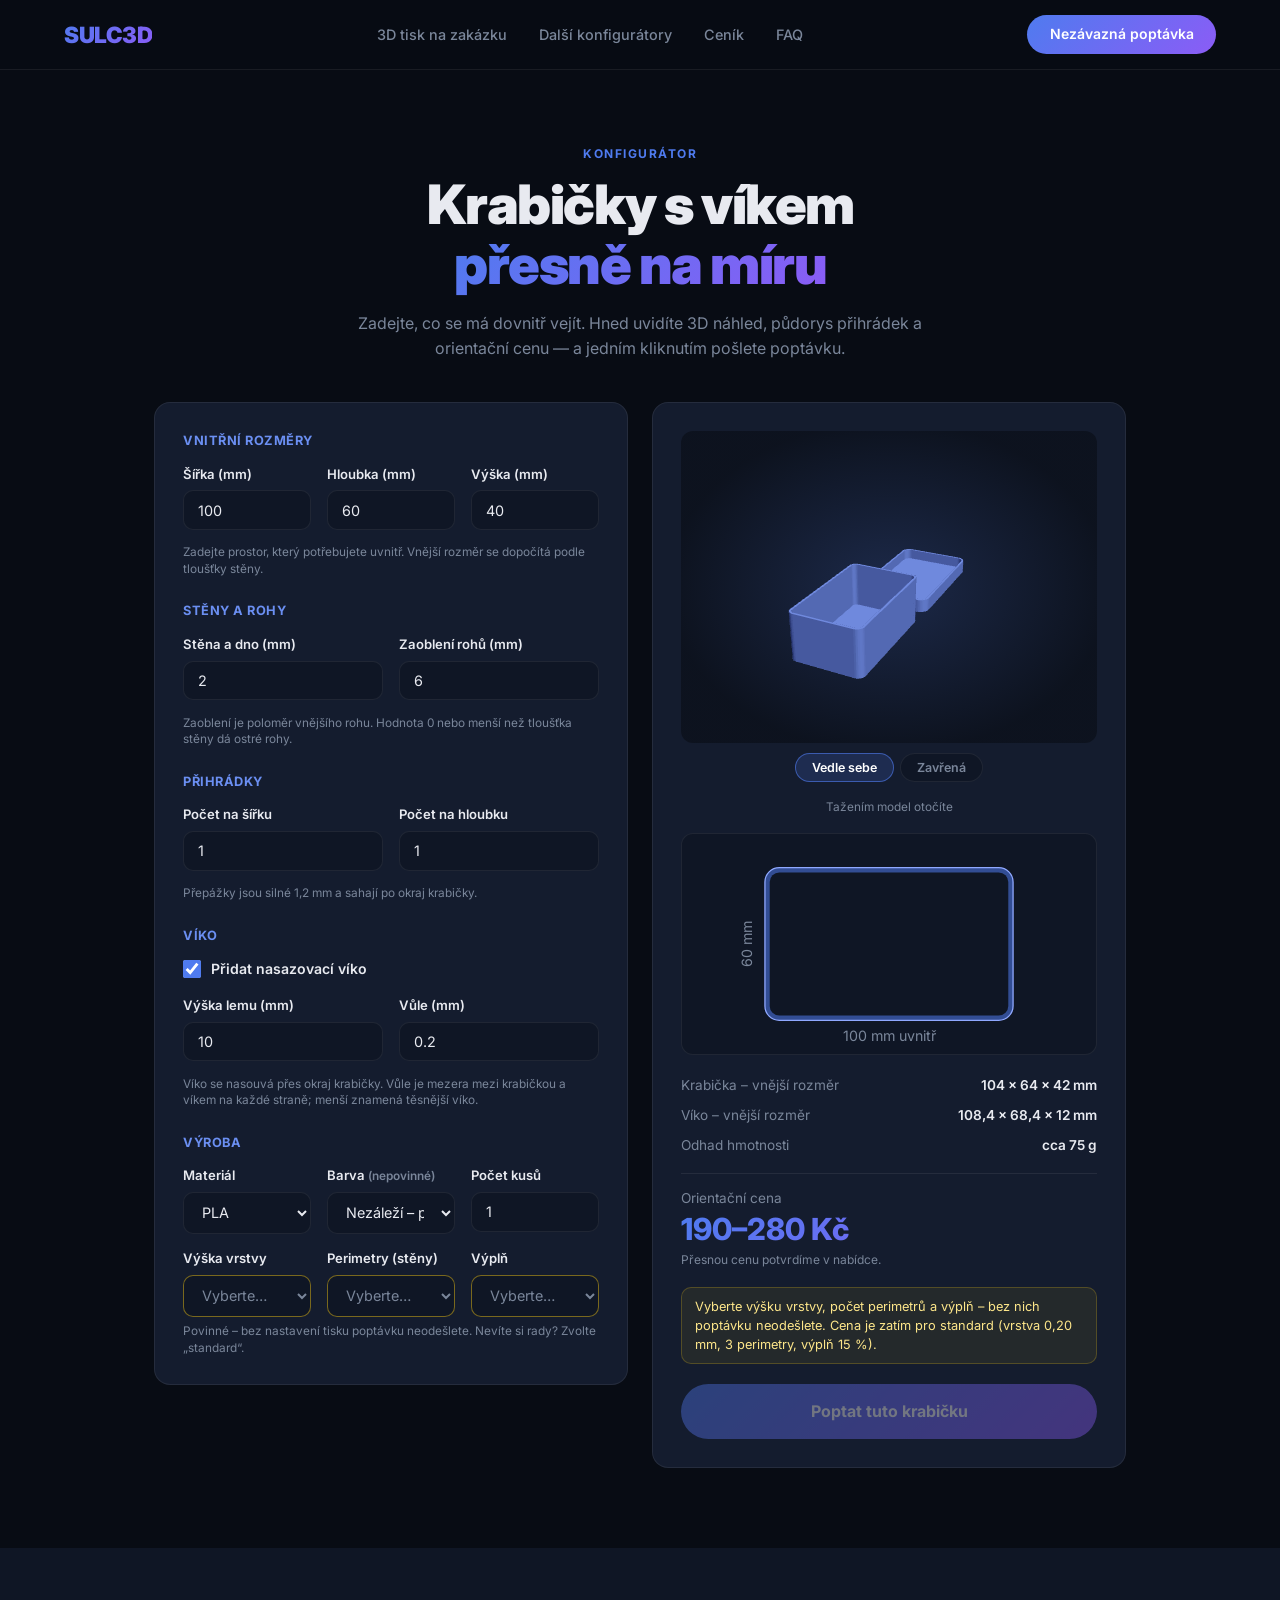
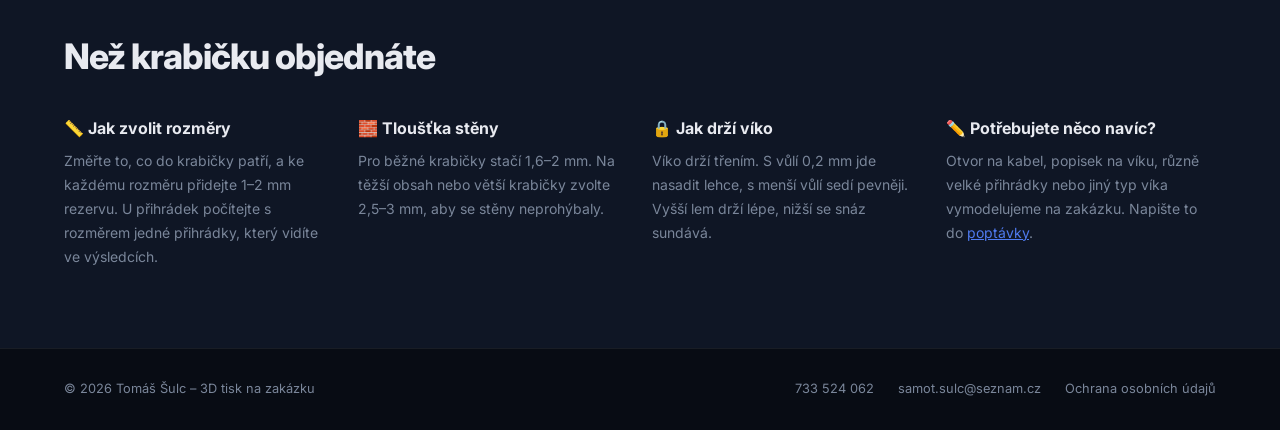
<file: krabicky.html>
<!DOCTYPE html>
<html lang="cs">
<head>
  <meta charset="UTF-8" />
  <meta name="viewport" content="width=device-width, initial-scale=1.0" />
  <title>Krabičky s víkem na míru – 3D tisk | sulc3d.cz</title>
  <meta name="description" content="Konfigurátor krabiček s víkem a přihrádkami. Zadejte vnitřní rozměry, prohlédněte si 3D náhled s orientační cenou a pošlete nezávaznou poptávku." />
  <meta name="theme-color" content="#080c14" />
  <link rel="canonical" href="https://sulc3d.cz/krabicky" />
  <link rel="icon" href="favicon.svg" type="image/svg+xml" />
  <meta property="og:type" content="website" />
  <meta property="og:locale" content="cs_CZ" />
  <meta property="og:site_name" content="sulc3d" />
  <meta property="og:title" content="Krabičky s víkem na míru" />
  <meta property="og:description" content="Zadejte vnitřní rozměry a počet přihrádek, prohlédněte si 3D náhled s orientační cenou a pošlete poptávku." />
  <meta property="og:url" content="https://sulc3d.cz/krabicky" />
  <meta property="og:image" content="https://sulc3d.cz/og.png" />
  <link rel="preconnect" href="https://fonts.googleapis.com" />
  <link rel="preconnect" href="https://fonts.gstatic.com" crossorigin />
  <link href="https://fonts.googleapis.com/css2?family=Inter:wght@400;500;600;700;800;900&display=swap" rel="stylesheet" />
  <link rel="stylesheet" href="konfigurator.css" />
</head>
<body>

<nav>
  <a href="/" class="logo">SULC3D</a>
  <ul class="nav-links">
    <li><a href="/">3D tisk na zakázku</a></li>
    <li><a href="/#konfiguratory">Další konfigurátory</a></li>
    <li><a href="/#cenik">Ceník</a></li>
    <li><a href="/#faq">FAQ</a></li>
  </ul>
  <a href="/#naceneni" class="nav-cta">Nezávazná poptávka</a>
</nav>

<header>
  <div class="section-tag">Konfigurátor</div>
  <h1>Krabičky s víkem<br /><span class="grad-text">přesně na míru</span></h1>
  <p class="lead">Zadejte, co se má dovnitř vejít. Hned uvidíte 3D náhled, půdorys přihrádek a orientační cenu — a jedním kliknutím pošlete poptávku.</p>
</header>

<main>
<div class="config">

  <form class="panel" id="cfg" novalidate>
    <fieldset>
      <legend>Vnitřní rozměry</legend>
      <div class="row three">
        <div class="field">
          <label for="w">Šířka (mm)</label>
          <input type="number" id="w" value="100" min="10" max="225" step="1" inputmode="decimal" />
        </div>
        <div class="field">
          <label for="d">Hloubka (mm)</label>
          <input type="number" id="d" value="60" min="10" max="225" step="1" inputmode="decimal" />
        </div>
        <div class="field">
          <label for="h">Výška (mm)</label>
          <input type="number" id="h" value="40" min="5" max="240" step="1" inputmode="decimal" />
        </div>
      </div>
      <div class="field">
        <small>Zadejte prostor, který potřebujete uvnitř. Vnější rozměr se dopočítá podle tloušťky stěny.</small>
      </div>
    </fieldset>

    <fieldset>
      <legend>Stěny a rohy</legend>
      <div class="row">
        <div class="field">
          <label for="wall">Stěna a dno (mm)</label>
          <input type="number" id="wall" value="2" min="0.8" max="5" step="0.1" inputmode="decimal" />
        </div>
        <div class="field">
          <label for="r">Zaoblení rohů (mm)</label>
          <input type="number" id="r" value="6" min="0" max="50" step="0.5" inputmode="decimal" />
        </div>
      </div>
      <div class="field">
        <small>Zaoblení je poloměr vnějšího rohu. Hodnota 0 nebo menší než tloušťka stěny dá ostré rohy.</small>
      </div>
    </fieldset>

    <fieldset>
      <legend>Přihrádky</legend>
      <div class="row">
        <div class="field">
          <label for="nx">Počet na šířku</label>
          <input type="number" id="nx" value="1" min="1" max="10" step="1" inputmode="numeric" />
        </div>
        <div class="field">
          <label for="ny">Počet na hloubku</label>
          <input type="number" id="ny" value="1" min="1" max="10" step="1" inputmode="numeric" />
        </div>
      </div>
      <div class="field">
        <small id="pocketHint">Přepážky jsou silné 1,2 mm a sahají po okraj krabičky.</small>
      </div>
    </fieldset>

    <fieldset>
      <legend>Víko</legend>
      <label class="check"><input type="checkbox" id="lid" checked /> Přidat nasazovací víko</label>
      <fieldset id="lidFields" style="margin-bottom:0;">
        <div class="row">
          <div class="field">
            <label for="lidH">Výška lemu (mm)</label>
            <input type="number" id="lidH" value="10" min="3" max="60" step="1" inputmode="decimal" />
          </div>
          <div class="field">
            <label for="gap">Vůle (mm)</label>
            <input type="number" id="gap" value="0.2" min="0" max="1" step="0.05" inputmode="decimal" />
          </div>
        </div>
        <div class="field">
          <small>Víko se nasouvá přes okraj krabičky. Vůle je mezera mezi krabičkou a víkem na každé straně; menší znamená těsnější víko.</small>
        </div>
      </fieldset>
    </fieldset>

    <fieldset style="margin-bottom:0;">
      <legend>Výroba</legend>
      <div class="row three color-row" style="margin-bottom:0;">
        <div class="field">
          <label for="material">Materiál</label>
          <select id="material">
            <option value="PLA" selected>PLA</option>
            <option value="PETG">PETG</option>
            <option value="ABS / ASA">ABS / ASA</option>
            <option value="TPU">TPU (pružný)</option>
          </select>
        </div>
        <div class="field">
          <label for="barva">Barva <small>(nepovinné)</small></label>
          <select id="barva"></select>
        </div>
        <div class="field">
          <label for="kusu">Počet kusů</label>
          <input type="number" id="kusu" value="1" min="1" step="1" inputmode="numeric" />
        </div>
      </div>
      <div class="row three print-row">
        <div class="field">
          <label for="vrstva">Výška vrstvy</label>
          <select id="vrstva" required></select>
        </div>
        <div class="field">
          <label for="perimetry">Perimetry (stěny)</label>
          <select id="perimetry" required></select>
        </div>
        <div class="field">
          <label for="vypln">Výplň</label>
          <select id="vypln" required></select>
        </div>
      </div>
      <p class="print-hint">Povinné – bez nastavení tisku poptávku neodešlete. Nevíte si rady? Zvolte „standard“.</p>
    </fieldset>
  </form>

  <div class="panel preview">
    <canvas id="canvas" class="model-canvas" role="img" aria-label="3D náhled krabičky – tažením lze otáčet"></canvas>
    <div class="toggle" id="viewToggle" role="group" aria-label="Způsob zobrazení">
      <button type="button" data-view="apart" aria-pressed="true">Vedle sebe</button>
      <button type="button" data-view="closed" aria-pressed="false">Zavřená</button>
    </div>
    <p class="hint">Tažením model otočíte</p>
    <svg id="plan" class="section-svg" viewBox="0 0 320 170" role="img" aria-label="Půdorys krabičky s přihrádkami"></svg>

    <div class="results">
      <div class="res-row"><span>Krabička – vnější rozměr</span><strong id="rBox">–</strong></div>
      <div class="res-row" id="rowLid"><span>Víko – vnější rozměr</span><strong id="rLid">–</strong></div>
      <div class="res-row" id="rowPocket"><span>Jedna přihrádka</span><strong id="rPocket">–</strong></div>
      <div class="res-row"><span>Odhad hmotnosti</span><strong id="rWeight">–</strong></div>
      <div class="price">
        Orientační cena
        <strong id="rPrice" class="grad-text">–</strong>
        <small>Přesnou cenu potvrdíme v nabídce.</small>
      </div>
    </div>

    <ul class="messages" id="messages" aria-live="polite"></ul>
    <a href="/#naceneni" class="btn-primary" id="order">Poptat tuto krabičku</a>
    <button type="button" class="btn-secondary" id="stlBtn" hidden>Stáhnout STL</button>
  </div>

</div>

<section class="info">
  <h2>Než krabičku objednáte</h2>
  <div class="info-grid">
    <div class="info-card">
      <h3>📏 Jak zvolit rozměry</h3>
      <p>Změřte to, co do krabičky patří, a ke každému rozměru přidejte 1–2 mm rezervu. U přihrádek počítejte s rozměrem jedné přihrádky, který vidíte ve výsledcích.</p>
    </div>
    <div class="info-card">
      <h3>🧱 Tloušťka stěny</h3>
      <p>Pro běžné krabičky stačí 1,6–2 mm. Na těžší obsah nebo větší krabičky zvolte 2,5–3 mm, aby se stěny neprohýbaly.</p>
    </div>
    <div class="info-card">
      <h3>🔒 Jak drží víko</h3>
      <p>Víko drží třením. S vůlí 0,2 mm jde nasadit lehce, s menší vůlí sedí pevněji. Vyšší lem drží lépe, nižší se snáz sundává.</p>
    </div>
    <div class="info-card">
      <h3>✏️ Potřebujete něco navíc?</h3>
      <p>Otvor na kabel, popisek na víku, různě velké přihrádky nebo jiný typ víka vymodelujeme na zakázku. Napište to do <a href="/#naceneni">poptávky</a>.</p>
    </div>
  </div>
</section>
</main>

<footer>
  <span>© 2026 Tomáš Šulc – 3D tisk na zakázku</span>
  <span>
    <a href="tel:+420733524062">733 524 062</a>
    <a href="mailto:samot.sulc@seznam.cz">samot.sulc@seznam.cz</a>
    <a href="/ochrana-osobnich-udaju">Ochrana osobních údajů</a>
  </span>
</footer>

<script src="model.js"></script>
<script src="box.js"></script>
<script>
  const { CALC, csNum, measure, estimate, fitsBed, handoff, printQuery, printLabel, fillPrintSelects, readPrint, validColor, colorLabel, colorRgb, fillColorSelect, ownerMode, download, createViewer } = window.Sulc3D;
  const { buildBox, place, join } = window.Sulc3DBox;
  const $ = id => document.getElementById(id);
  // Nastavení tisku (vrstva, perimetry, výplň) – povinné, bez něj nejde poptat
  const printSel = { layer: $('vrstva'), perimeters: $('perimetry'), infill: $('vypln') };
  fillPrintSelects(printSel, null);
  fillColorSelect($('barva'), '');
  const DIVIDER = 1.2;      // mm, tloušťka přepážek
  const PART_GAP = 10;      // mm, mezera mezi krabičkou a víkem v tiskovém souboru
  const MIN_POCKET = 8;     // mm, nejmenší rozumná přihrádka
  const num = id => parseFloat(String($(id).value).replace(',', '.'));
  const mm = v => csNum(v, Number.isInteger(Math.round(v * 10) / 10) ? 0 : 1);
  const dims3 = s => s.map(mm).join(' × ') + ' mm';
  const viewer = createViewer($('canvas'));
  let view = 'apart';
  let current = null;       // poslední platný model { pos, name, multi }

  function readParams() {
    const p = {
      w: num('w'), d: num('d'), h: num('h'), wall: num('wall'), r: num('r'),
      nx: num('nx'), ny: num('ny'), lid: $('lid').checked, lidH: num('lidH'), gap: num('gap')
    };
    const errors = [], warnings = [];
    const range = (v, lo, hi, name, unit = ' mm') => {
      if (!(v >= lo && v <= hi)) errors.push(`${name} musí být v rozmezí ${mm(lo)}–${mm(hi)}${unit}.`);
    };
    range(p.w, 10, 225, 'Šířka');
    range(p.d, 10, 225, 'Hloubka');
    range(p.h, 5, 240, 'Výška');
    range(p.wall, 0.8, 5, 'Tloušťka stěny');
    range(p.r, 0, 50, 'Zaoblení rohů');
    [['nx', 'Počet přihrádek na šířku'], ['ny', 'Počet přihrádek na hloubku']].forEach(([k, name]) => {
      if (!Number.isInteger(p[k]) || p[k] < 1 || p[k] > 10) errors.push(`${name} musí být celé číslo 1–10.`);
    });
    if (p.lid) {
      range(p.lidH, 3, 60, 'Výška lemu víka');
      range(p.gap, 0, 1, 'Vůle víka');
    }
    if (errors.length) return { p, errors, warnings };

    // vnitřní poloměr rohu; pod tloušťkou stěny vychází ostrý roh
    p.ri = p.r > p.wall ? Math.min(p.r - p.wall, p.w / 2, p.d / 2) : 0;
    p.outer = [p.w + 2 * p.wall, p.d + 2 * p.wall, p.h + p.wall];
    p.pocket = [(p.w - (p.nx - 1) * DIVIDER) / p.nx, (p.d - (p.ny - 1) * DIVIDER) / p.ny];
    const split = p.nx > 1 || p.ny > 1;
    if (split && Math.min(...p.pocket) < MIN_POCKET) {
      errors.push(`Přihrádky by vyšly menší než ${MIN_POCKET} mm. Zmenšete jejich počet, nebo zvětšete krabičku.`);
    } else if (split && Math.min(...p.pocket) < p.ri) {
      errors.push('Zaoblení rohů je větší než přihrádka. Zmenšete zaoblení, nebo počet přihrádek.');
    }
    if (!fitsBed(p.outer)) errors.push(`Krabička se nevejde do tiskového prostoru ${CALC.maxSize.join(' × ')} mm. Zmenšete rozměry.`);

    if (p.lid) {
      // víko je mělká krabička, která se nasune přes vnější obrys
      p.lidInner = [p.outer[0] + 2 * p.gap, p.outer[1] + 2 * p.gap, p.lidH];
      p.lidRi = p.ri > 0 ? p.ri + p.wall + p.gap : 0;
      p.lidOuter = [p.lidInner[0] + 2 * p.wall, p.lidInner[1] + 2 * p.wall, p.lidH + p.wall];
      if (p.lidH > p.outer[2]) errors.push('Lem víka je vyšší než krabička. Zmenšete výšku lemu.');
      if (!fitsBed(p.lidOuter)) errors.push(`Víko se nevejde do tiskového prostoru ${CALC.maxSize.join(' × ')} mm. Zmenšete rozměry.`);
      if (p.gap < 0.1) warnings.push('S vůlí pod 0,1 mm půjde víko nasadit ztuha nebo vůbec. Běžně se volí 0,2–0,3 mm.');
    }
    if (p.wall < 1.2) warnings.push('Stěna pod 1,2 mm je křehká. Pro běžné použití doporučujeme 1,6–2 mm.');
    if (p.wall < 2 && Math.max(p.w, p.d) > 150) warnings.push('U takto velké krabičky se tenká stěna může prohýbat. Doporučujeme alespoň 2 mm.');
    return { p, errors, warnings };
  }

  function buildParts(p) {
    const box = buildBox({ w: p.w, d: p.d, h: p.h, wall: p.wall, floor: p.wall, ri: p.ri, nx: p.nx, ny: p.ny, div: DIVIDER });
    if (!p.lid) return { print: box, closed: box };
    const lid = buildBox({ w: p.lidInner[0], d: p.lidInner[1], h: p.lidH, wall: p.wall, floor: p.wall, ri: p.lidRi });
    const off = p.gap + p.wall;
    return {
      // tisková poloha: víko dnem dolů vedle krabičky
      print: join(box, place(lid, p.outer[0] + PART_GAP + off, -off, 0, false)),
      // nasazené víko: otočené o 180° a položené na okraj
      closed: join(box, place(lid, -off, p.d + off, p.h + 2 * p.wall, true))
    };
  }

  // Půdorys: vnější obrys a přihrádky
  function drawPlan(p) {
    const W = 320, H = 170, pad = 26;
    const s = Math.min((W - 2 * pad) / p.outer[0], (H - 2 * pad) / p.outer[1]);
    const x0 = (W - p.outer[0] * s) / 2, y0 = (H - p.outer[1] * s) / 2;
    const ro = p.ri > 0 ? p.ri + p.wall : 0;
    let svg = `<rect x="${x0.toFixed(1)}" y="${y0.toFixed(1)}" width="${(p.outer[0] * s).toFixed(1)}" height="${(p.outer[1] * s).toFixed(1)}" rx="${(ro * s).toFixed(1)}" fill="rgba(79,123,239,0.55)" stroke="#8fa8ff" stroke-width="1"/>`;
    // dutina jako jeden zaoblený obdélník, přepážky přes ni
    svg += `<rect x="${(x0 + p.wall * s).toFixed(1)}" y="${(y0 + p.wall * s).toFixed(1)}" width="${(p.w * s).toFixed(1)}" height="${(p.d * s).toFixed(1)}" rx="${(p.ri * s).toFixed(1)}" fill="#0f1625"/>`;
    for (let i = 1; i < p.nx; i++) {
      const x = x0 + (p.wall + i * (p.pocket[0] + DIVIDER) - DIVIDER) * s;
      svg += `<rect x="${x.toFixed(1)}" y="${(y0 + p.wall * s).toFixed(1)}" width="${Math.max(1, DIVIDER * s).toFixed(1)}" height="${(p.d * s).toFixed(1)}" fill="#6f8df2"/>`;
    }
    for (let j = 1; j < p.ny; j++) {
      const y = y0 + (p.wall + j * (p.pocket[1] + DIVIDER) - DIVIDER) * s;
      svg += `<rect x="${(x0 + p.wall * s).toFixed(1)}" y="${y.toFixed(1)}" width="${(p.w * s).toFixed(1)}" height="${Math.max(1, DIVIDER * s).toFixed(1)}" fill="#6f8df2"/>`;
    }
    const text = (x, y, t, extra = '') => `<text x="${x.toFixed(1)}" y="${y.toFixed(1)}" fill="#7a869a" font-size="11" font-family="Inter, sans-serif" text-anchor="middle" ${extra}>${t}</text>`;
    svg += text(W / 2, y0 + p.outer[1] * s + 16, `${mm(p.w)} mm uvnitř`);
    const lx = x0 - 10, ly = H / 2;
    svg += text(lx, ly, `${mm(p.d)} mm`, `transform="rotate(-90 ${lx.toFixed(1)} ${ly.toFixed(1)})"`);
    $('plan').innerHTML = svg;
  }

  function update() {
    $('lidFields').disabled = !$('lid').checked;
    const { p, errors, warnings } = readParams();
    const print = readPrint(printSel);
    const color = validColor($('barva').value);
    if (viewer) viewer.setColor(colorRgb(color));
    if (!print) warnings.push(`Vyberte výšku vrstvy, počet perimetrů a výplň – bez nich poptávku neodešlete. Cena je zatím pro standard (${printLabel(CALC.print.standard)}).`);
    const order = $('order');
    const ok = !errors.length;

    $('messages').innerHTML = '';
    errors.forEach(t => { const li = document.createElement('li'); li.className = 'error'; li.textContent = t; $('messages').append(li); });
    warnings.forEach(t => { const li = document.createElement('li'); li.className = 'warn'; li.textContent = t; $('messages').append(li); });
    order.setAttribute('aria-disabled', String(!ok || !print));
    $('stlBtn').disabled = !ok;
    order.tabIndex = ok && print ? 0 : -1;
    if (!ok) {
      current = null;
      ['rWeight', 'rPrice'].forEach(id => { $(id).textContent = '–'; });
      return;
    }

    const parts = buildParts(p);
    const est = estimate(measure(parts.print), $('material').value, $('kusu').value, 1, print);
    const shown = p.lid && view === 'closed' ? parts.closed : parts.print;
    if (viewer) viewer.setModel(shown, measure(shown), true);
    else $('canvas').hidden = true;
    drawPlan(p);

    const split = p.nx > 1 || p.ny > 1;
    $('viewToggle').hidden = !p.lid;
    $('rowLid').hidden = !p.lid;
    $('rowPocket').hidden = !split;
    $('rBox').textContent = dims3(p.outer);
    if (p.lid) $('rLid').textContent = dims3(p.lidOuter);
    if (split) $('rPocket').textContent = `${mm(p.pocket[0])} × ${mm(p.pocket[1])} × ${mm(p.h)} mm`;
    $('pocketHint').textContent = 'Přepážky jsou silné 1,2 mm a sahají po okraj krabičky.' +
      (split ? ` Vyjde ${p.nx * p.ny} přihrádek.` : '');
    $('rWeight').textContent = est.weight + (est.qty > 1 ? ' / ks' : '');
    $('rPrice').textContent = est.price + (est.qty > 1 ? ` za ${est.qty} ks` : '');

    current = { pos: parts.print, name: `krabicka-${mm(p.w)}x${mm(p.d)}x${mm(p.h)}.stl`.replace(/,/g, '_'), multi: p.lid };
    const popis = 'Krabička z konfigurátoru – ' +
      `vnitřní rozměry ${dims3([p.w, p.d, p.h])}; stěna a dno ${mm(p.wall)} mm; ` +
      `zaoblení rohů ${p.ri > 0 ? mm(p.r) + ' mm' : 'žádné (ostré rohy)'}; ` +
      `přihrádky ${p.nx} × ${p.ny}${split ? ` (jedna ${mm(p.pocket[0])} × ${mm(p.pocket[1])} mm, přepážky 1,2 mm)` : ''}; ` +
      (p.lid ? `nasazovací víko s lemem ${mm(p.lidH)} mm a vůlí ${csNum(p.gap, 2)} mm; ` : 'bez víka; ') +
      `vnější rozměr krabičky ${dims3(p.outer)}` + (p.lid ? `, víka ${dims3(p.lidOuter)}` : '') + '. ' +
      (print ? `Tisk: ${printLabel(print)}. ` : '') + (color ? `Barva: ${colorLabel(color)}. ` : '') + `Orientační odhad: ${est.weight}, ${est.price}.`;
    const home = location.protocol === 'file:' ? 'index.html' : '/';
    order.href = home + '?' + new URLSearchParams({ popis, material: $('material').value, kusu: est.qty, ...printQuery(print), ...(color ? { barva: color } : {}) }) + '#naceneni';
  }

  $('viewToggle').addEventListener('click', e => {
    const btn = e.target.closest('button[data-view]');
    if (!btn) return;
    view = btn.dataset.view;
    $('viewToggle').querySelectorAll('button').forEach(b => b.setAttribute('aria-pressed', String(b === btn)));
    update();
  });
  // Při poptávce přiložit vygenerovaný model: nejdřív ho uložit, pak teprve přejít na formulář
  $('order').addEventListener('click', e => {
    if ($('order').getAttribute('aria-disabled') === 'true') { e.preventDefault(); return; }
    if (!current || e.ctrlKey || e.metaKey || e.shiftKey || e.button !== 0) return;
    e.preventDefault();
    const href = $('order').href;
    handoff(current.pos, current.name, current.multi, 1, href).then(() => { location.href = href; });
  });
  // Stažení STL jen s adresou ?stl=1
  $('stlBtn').hidden = !ownerMode();
  $('stlBtn').addEventListener('click', () => { if (current) download(current.pos, current.name); });
  $('cfg').addEventListener('input', update);
  $('cfg').addEventListener('submit', e => e.preventDefault());
  update();
</script>
<!-- Cloudflare Web Analytics --><script type='module' src='https://static.cloudflareinsights.com/beacon.min.js' data-cf-beacon='{"token": "8d2520cd4a5444ecb5fbdb09e1e10b39"}'></script><!-- End Cloudflare Web Analytics -->
</body>
</html>
</file>
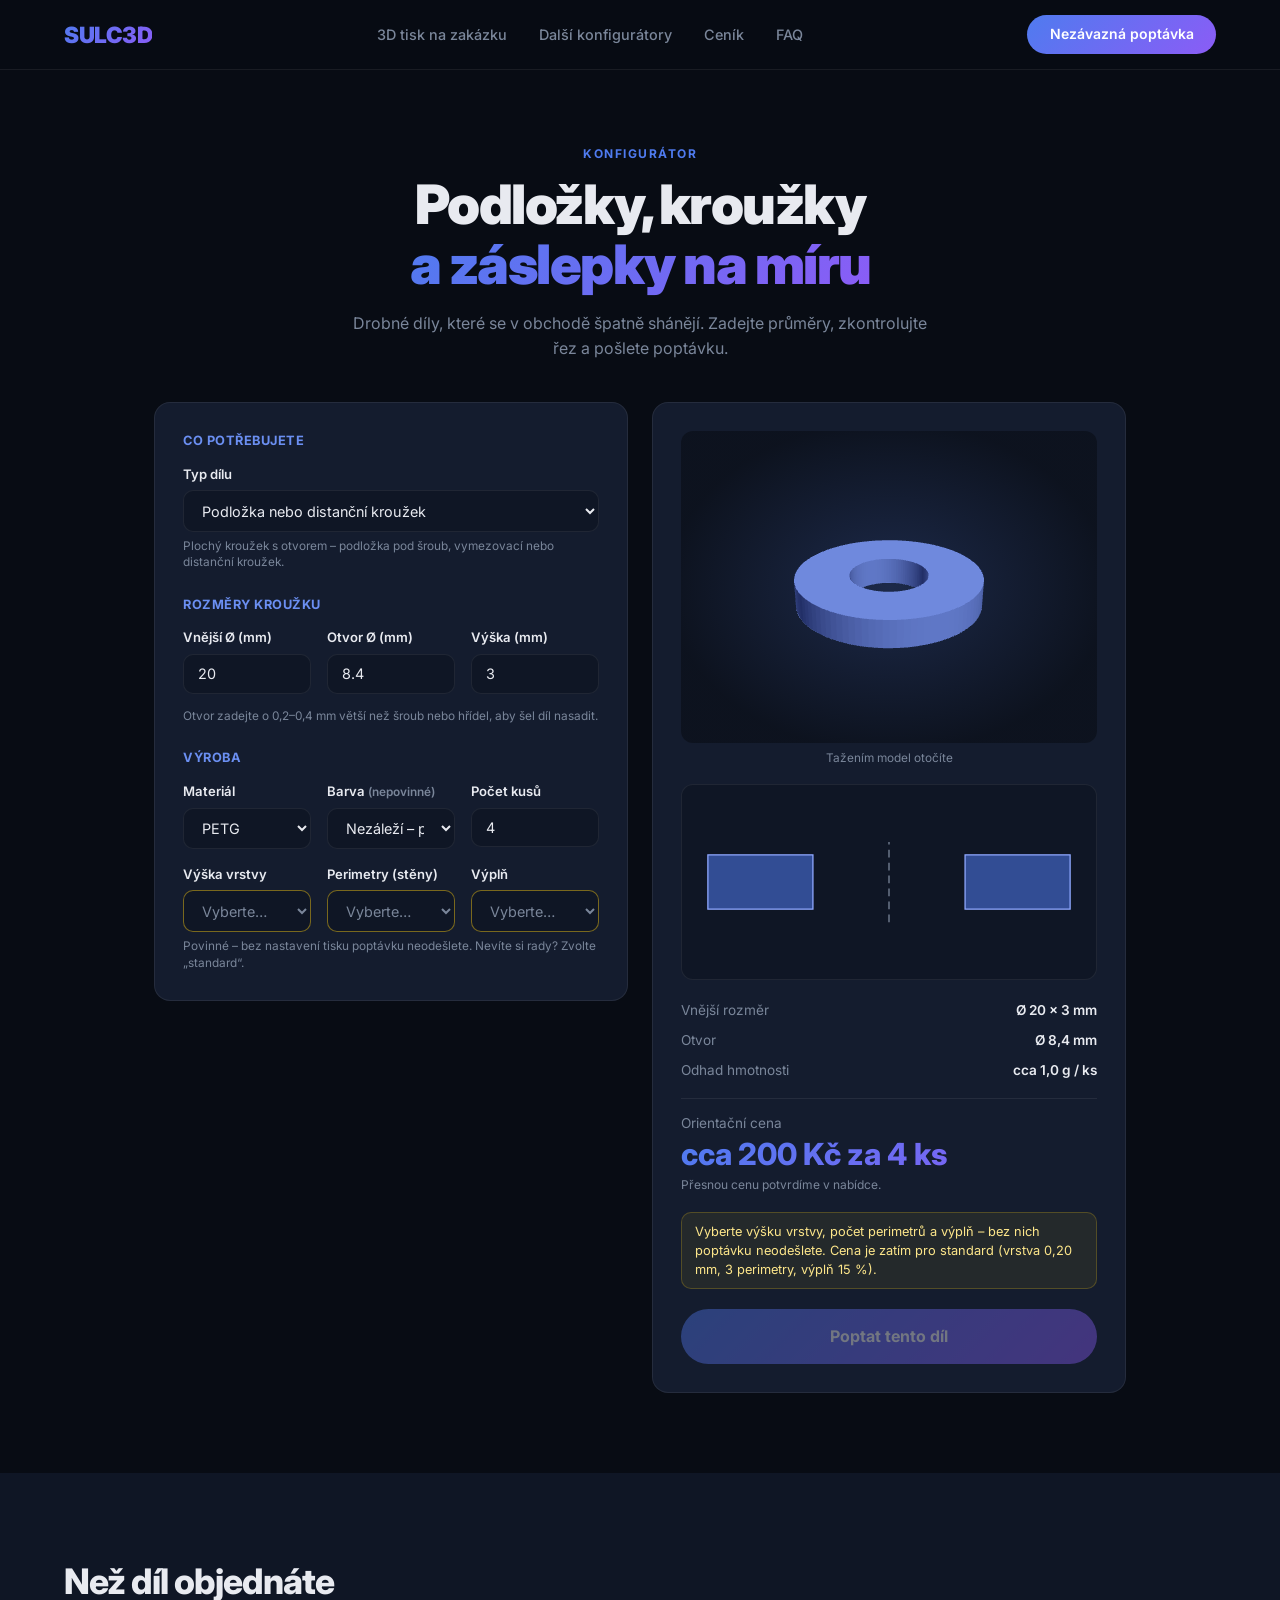
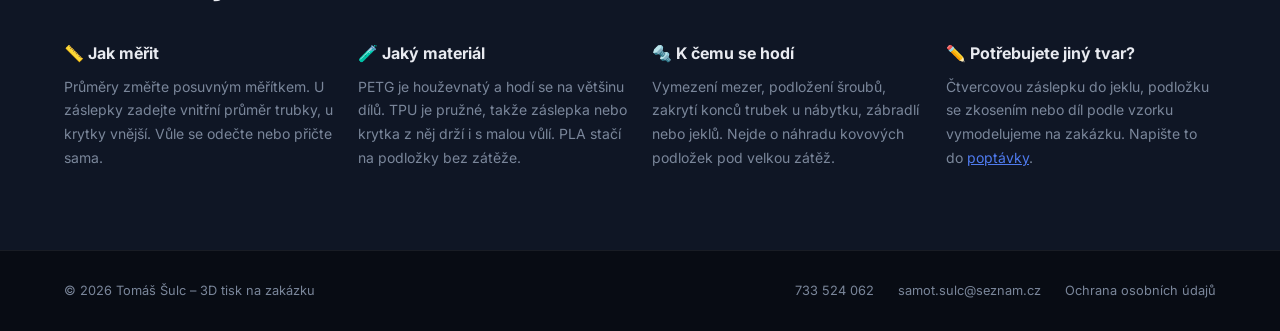
<file: krouzky.html>
<!DOCTYPE html>
<html lang="cs">
<head>
  <meta charset="UTF-8" />
  <meta name="viewport" content="width=device-width, initial-scale=1.0" />
  <title>Podložky, kroužky, záslepky a krytky na jekly – 3D tisk | sulc3d.cz</title>
  <meta name="description" content="Konfigurátor plastových podložek, distančních kroužků, záslepek a krytek na trubky i jekly (čtyřhranné profily). Zadejte průměry, prohlédněte si náhled s orientační cenou a pošlete poptávku." />
  <meta name="theme-color" content="#080c14" />
  <link rel="canonical" href="https://sulc3d.cz/krouzky" />
  <link rel="icon" href="favicon.svg" type="image/svg+xml" />
  <meta property="og:type" content="website" />
  <meta property="og:locale" content="cs_CZ" />
  <meta property="og:site_name" content="sulc3d" />
  <meta property="og:title" content="Podložky, kroužky a záslepky na míru" />
  <meta property="og:description" content="Zadejte průměry, prohlédněte si náhled s orientační cenou a pošlete poptávku." />
  <meta property="og:url" content="https://sulc3d.cz/krouzky" />
  <meta property="og:image" content="https://sulc3d.cz/og.png" />
  <link rel="preconnect" href="https://fonts.googleapis.com" />
  <link rel="preconnect" href="https://fonts.gstatic.com" crossorigin />
  <link href="https://fonts.googleapis.com/css2?family=Inter:wght@400;500;600;700;800;900&display=swap" rel="stylesheet" />
  <link rel="stylesheet" href="konfigurator.css" />
</head>
<body>

<nav>
  <a href="/" class="logo">SULC3D</a>
  <ul class="nav-links">
    <li><a href="/">3D tisk na zakázku</a></li>
    <li><a href="/#konfiguratory">Další konfigurátory</a></li>
    <li><a href="/#cenik">Ceník</a></li>
    <li><a href="/#faq">FAQ</a></li>
  </ul>
  <a href="/#naceneni" class="nav-cta">Nezávazná poptávka</a>
</nav>

<header>
  <div class="section-tag">Konfigurátor</div>
  <h1>Podložky, kroužky<br /><span class="grad-text">a záslepky na míru</span></h1>
  <p class="lead">Drobné díly, které se v obchodě špatně shánějí. Zadejte průměry, zkontrolujte řez a pošlete poptávku.</p>
</header>

<main>
<div class="config">

  <form class="panel" id="cfg" novalidate>
    <fieldset>
      <legend>Co potřebujete</legend>
      <div class="field">
        <label for="type">Typ dílu</label>
        <select id="type">
          <option value="ring">Podložka nebo distanční kroužek</option>
          <option value="plug">Záslepka do trubky</option>
          <option value="cap">Krytka na trubku</option>
          <option value="jplug">Záslepka do jeklu (čtyřhranný profil)</option>
          <option value="jcap">Krytka na jekl (čtyřhranný profil)</option>
        </select>
        <small id="typeHint"></small>
      </div>
    </fieldset>

    <fieldset id="fRing">
      <legend>Rozměry kroužku</legend>
      <div class="row three">
        <div class="field">
          <label for="ringD">Vnější Ø (mm)</label>
          <input type="number" id="ringD" value="20" min="3" max="230" step="0.1" inputmode="decimal" />
        </div>
        <div class="field">
          <label for="ringd">Otvor Ø (mm)</label>
          <input type="number" id="ringd" value="8.4" min="1" max="225" step="0.1" inputmode="decimal" />
        </div>
        <div class="field">
          <label for="ringH">Výška (mm)</label>
          <input type="number" id="ringH" value="3" min="0.6" max="200" step="0.1" inputmode="decimal" />
        </div>
      </div>
      <div class="field">
        <small>Otvor zadejte o 0,2–0,4 mm větší než šroub nebo hřídel, aby šel díl nasadit.</small>
      </div>
    </fieldset>

    <fieldset id="fPlug" hidden>
      <legend>Rozměry záslepky</legend>
      <div class="row">
        <div class="field">
          <label for="plugD">Vnitřní Ø trubky (mm)</label>
          <input type="number" id="plugD" value="26" min="6" max="220" step="0.1" inputmode="decimal" />
        </div>
        <div class="field">
          <label for="plugL">Délka čepu (mm)</label>
          <input type="number" id="plugL" value="12" min="4" max="80" step="1" inputmode="decimal" />
        </div>
      </div>
      <div class="row">
        <div class="field">
          <label for="plugF">Ø hlavy (mm)</label>
          <input type="number" id="plugF" value="32" min="8" max="230" step="0.1" inputmode="decimal" />
        </div>
        <div class="field">
          <label for="plugT">Výška hlavy (mm)</label>
          <input type="number" id="plugT" value="2" min="1" max="15" step="0.1" inputmode="decimal" />
        </div>
      </div>
      <div class="row">
        <div class="field">
          <label for="plugW">Stěna čepu (mm)</label>
          <input type="number" id="plugW" value="1.6" min="1" max="10" step="0.1" inputmode="decimal" />
        </div>
        <div class="field">
          <label for="plugG">Vůle (mm)</label>
          <input type="number" id="plugG" value="0.2" min="0" max="1" step="0.05" inputmode="decimal" />
        </div>
      </div>
      <div class="field">
        <small>Hlava zůstane venku a kryje konec trubky, čep se zasune dovnitř. Ø hlavy obvykle odpovídá vnějšímu průměru trubky.</small>
      </div>
    </fieldset>

    <fieldset id="fCap" hidden>
      <legend>Rozměry krytky</legend>
      <div class="row">
        <div class="field">
          <label for="capD">Vnější Ø trubky (mm)</label>
          <input type="number" id="capD" value="25" min="4" max="220" step="0.1" inputmode="decimal" />
        </div>
        <div class="field">
          <label for="capL">Hloubka nasazení (mm)</label>
          <input type="number" id="capL" value="15" min="4" max="100" step="1" inputmode="decimal" />
        </div>
      </div>
      <div class="row three">
        <div class="field">
          <label for="capW">Stěna (mm)</label>
          <input type="number" id="capW" value="1.6" min="1" max="6" step="0.1" inputmode="decimal" />
        </div>
        <div class="field">
          <label for="capT">Dno (mm)</label>
          <input type="number" id="capT" value="2" min="1" max="15" step="0.1" inputmode="decimal" />
        </div>
        <div class="field">
          <label for="capG">Vůle (mm)</label>
          <input type="number" id="capG" value="0.2" min="0" max="1" step="0.05" inputmode="decimal" />
        </div>
      </div>
      <div class="field">
        <small>Krytka se nasadí přes konec trubky zvenku. Vůle je rezerva na průměru; pro pevnější držení ji zmenšete.</small>
      </div>
    </fieldset>


    <fieldset id="fJekl" hidden>
      <legend>Rozměry jeklu</legend>
      <div class="row three">
        <div class="field">
          <label for="jA">Šířka profilu (mm)</label>
          <input type="number" id="jA" value="40" min="8" max="200" step="0.1" inputmode="decimal" />
        </div>
        <div class="field">
          <label for="jB">Výška profilu (mm)</label>
          <input type="number" id="jB" value="40" min="8" max="200" step="0.1" inputmode="decimal" />
        </div>
        <div class="field">
          <label for="jT">Tloušťka stěny jeklu (mm)</label>
          <input type="number" id="jT" value="2" min="0.8" max="10" step="0.1" inputmode="decimal" />
        </div>
      </div>
      <div class="row three">
        <div class="field">
          <label for="jR">Zaoblení rohů jeklu (mm)</label>
          <input type="number" id="jR" value="3" min="0" max="20" step="0.1" inputmode="decimal" />
        </div>
        <div class="field">
          <label for="jL">Délka čepu / hloubka (mm)</label>
          <input type="number" id="jL" value="15" min="5" max="60" step="1" inputmode="decimal" />
        </div>
        <div class="field">
          <label for="jH">Hlava / dno (mm)</label>
          <input type="number" id="jH" value="3" min="1" max="15" step="0.1" inputmode="decimal" />
        </div>
      </div>
      <div class="row">
        <div class="field">
          <label for="jW">Stěna dílu (mm)</label>
          <input type="number" id="jW" value="1.6" min="1" max="6" step="0.1" inputmode="decimal" />
        </div>
        <div class="field">
          <label for="jG">Vůle (mm)</label>
          <input type="number" id="jG" value="0.3" min="0" max="1" step="0.05" inputmode="decimal" />
        </div>
      </div>
      <div class="field">
        <small id="jHint">Rozměry jeklu změřte posuvkou zvenku (např. 40 × 40 × 2). Zaoblení rohů bývá zhruba 1,5násobek tloušťky stěny.</small>
      </div>
    </fieldset>

    <fieldset style="margin-bottom:0;">
      <legend>Výroba</legend>
      <div class="row three color-row" style="margin-bottom:0;">
        <div class="field">
          <label for="material">Materiál</label>
          <select id="material">
            <option value="PLA">PLA</option>
            <option value="PETG" selected>PETG</option>
            <option value="ABS / ASA">ABS / ASA</option>
            <option value="TPU">TPU (pružný)</option>
          </select>
        </div>
        <div class="field">
          <label for="barva">Barva <small>(nepovinné)</small></label>
          <select id="barva"></select>
        </div>
        <div class="field">
          <label for="kusu">Počet kusů</label>
          <input type="number" id="kusu" value="4" min="1" step="1" inputmode="numeric" />
        </div>
      </div>
      <div class="row three print-row">
        <div class="field">
          <label for="vrstva">Výška vrstvy</label>
          <select id="vrstva" required></select>
        </div>
        <div class="field">
          <label for="perimetry">Perimetry (stěny)</label>
          <select id="perimetry" required></select>
        </div>
        <div class="field">
          <label for="vypln">Výplň</label>
          <select id="vypln" required></select>
        </div>
      </div>
      <p class="print-hint">Povinné – bez nastavení tisku poptávku neodešlete. Nevíte si rady? Zvolte „standard“.</p>
    </fieldset>
  </form>

  <div class="panel preview">
    <canvas id="canvas" class="model-canvas" role="img" aria-label="3D náhled dílu – tažením lze otáčet"></canvas>
    <p class="hint">Tažením model otočíte</p>
    <svg id="section" class="section-svg" viewBox="0 0 320 150" role="img" aria-label="Řez dílem"></svg>

    <div class="results">
      <div class="res-row"><span>Vnější rozměr</span><strong id="rSize">–</strong></div>
      <div class="res-row"><span id="rFitLabel">Otvor</span><strong id="rFit">–</strong></div>
      <div class="res-row"><span>Odhad hmotnosti</span><strong id="rWeight">–</strong></div>
      <div class="price">
        Orientační cena
        <strong id="rPrice" class="grad-text">–</strong>
        <small>Přesnou cenu potvrdíme v nabídce.</small>
      </div>
    </div>

    <ul class="messages" id="messages" aria-live="polite"></ul>
    <a href="/#naceneni" class="btn-primary" id="order">Poptat tento díl</a>
    <button type="button" class="btn-secondary" id="stlBtn" hidden>Stáhnout STL</button>
  </div>

</div>

<section class="info">
  <h2>Než díl objednáte</h2>
  <div class="info-grid">
    <div class="info-card">
      <h3>📏 Jak měřit</h3>
      <p>Průměry změřte posuvným měřítkem. U záslepky zadejte vnitřní průměr trubky, u krytky vnější. Vůle se odečte nebo přičte sama.</p>
    </div>
    <div class="info-card">
      <h3>🧪 Jaký materiál</h3>
      <p>PETG je houževnatý a hodí se na většinu dílů. TPU je pružné, takže záslepka nebo krytka z něj drží i s malou vůlí. PLA stačí na podložky bez zátěže.</p>
    </div>
    <div class="info-card">
      <h3>🔩 K čemu se hodí</h3>
      <p>Vymezení mezer, podložení šroubů, zakrytí konců trubek u nábytku, zábradlí nebo jeklů. Nejde o náhradu kovových podložek pod velkou zátěž.</p>
    </div>
    <div class="info-card">
      <h3>✏️ Potřebujete jiný tvar?</h3>
      <p>Čtvercovou záslepku do jeklu, podložku se zkosením nebo díl podle vzorku vymodelujeme na zakázku. Napište to do <a href="/#naceneni">poptávky</a>.</p>
    </div>
  </div>
</section>
</main>

<footer>
  <span>© 2026 Tomáš Šulc – 3D tisk na zakázku</span>
  <span>
    <a href="tel:+420733524062">733 524 062</a>
    <a href="mailto:samot.sulc@seznam.cz">samot.sulc@seznam.cz</a>
    <a href="/ochrana-osobnich-udaju">Ochrana osobních údajů</a>
  </span>
</footer>

<script src="model.js"></script>
<script src="relief.js"></script>
<script src="konfig.js"></script>
<script>
  const { $, num, mm, init } = window.Sulc3DKonfig;
  const { revolve, sweepRect, loftRect } = window.Sulc3DRelief;
  const csNum = window.Sulc3D.csNum;
  const HINTS = {
    ring: 'Plochý kroužek s otvorem – podložka pod šroub, vymezovací nebo distanční kroužek.',
    plug: 'Zátka s hlavou, která se zasune do konce trubky a uzavře ho.',
    cap: 'Čepička, která se nasadí na konec trubky zvenku.',
    jplug: 'Záslepka s hlavou do konce čtyřhranného nebo obdélníkového profilu (jeklu) – nožka pod stůl, regál nebo zábradlí.',
    jcap: 'Krytka, která se nasadí na konec jeklu zvenku.'
  };
  const CHAMFER = 0.8; // mm, zkosení čepu pro snazší zasunutí

  // Řez profilem [r, z] – zrcadlově kolem osy
  function drawSection(profile) {
    const W = 320, H = 150, pad = 20;
    const maxR = Math.max(...profile.map(p => p[0])), maxZ = Math.max(...profile.map(p => p[1]));
    const s = Math.min((W - 2 * pad) / (2 * maxR), (H - 2 * pad) / maxZ);
    const cx = W / 2, base = (H + maxZ * s) / 2;
    const path = sign => 'M' + profile.map(p => (cx + sign * p[0] * s).toFixed(1) + ',' + (base - p[1] * s).toFixed(1)).join('L') + 'Z';
    $('section').innerHTML =
      `<path d="${path(1)}${path(-1)}" fill="rgba(79,123,239,0.55)" stroke="#8fa8ff" stroke-width="1"/>` +
      `<line x1="${cx}" y1="${base + 10}" x2="${cx}" y2="${base - maxZ * s - 10}" stroke="#7a869a" stroke-width="1" stroke-dasharray="6 4"/>`;
  }

  function compute(ctx) {
    const type = $('type').value;
    $('typeHint').textContent = HINTS[type];
    $('fRing').hidden = type !== 'ring';
    $('fPlug').hidden = type !== 'plug';
    $('fCap').hidden = type !== 'cap';
    $('fJekl').hidden = type !== 'jplug' && type !== 'jcap';
    if (type === 'jplug' || type === 'jcap') return computeJekl(ctx, type);

    let profile, rows, name, popis;
    if (type === 'ring') {
      const D = num('ringD'), d = num('ringd'), h = num('ringH');
      const ok = [ctx.range(D, 3, 230, 'Vnější průměr'), ctx.range(d, 1, 225, 'Průměr otvoru'), ctx.range(h, 0.6, 200, 'Výška')];
      if (ok.includes(false)) return null;
      if (D - d < 2.4) { ctx.error('Mezi otvorem a vnějším průměrem musí zůstat stěna alespoň 1,2 mm.'); return null; }
      if (h < 1) ctx.warn('Díl pod 1 mm je jen pár vrstev a snadno se ohne.');
      profile = [[d / 2, 0], [D / 2, 0], [D / 2, h], [d / 2, h]];
      rows = { rSize: `Ø ${mm(D)} × ${mm(h)} mm`, rFit: `Ø ${mm(d)} mm` };
      $('rFitLabel').textContent = 'Otvor';
      name = `krouzek-${mm(D)}x${mm(d)}x${mm(h)}.stl`;
      popis = `Kroužek z konfigurátoru – vnější Ø ${mm(D)} mm, otvor Ø ${mm(d)} mm, výška ${mm(h)} mm.`;
    } else if (type === 'plug') {
      const d = num('plugD'), L = num('plugL'), F = num('plugF'), t = num('plugT'), w = num('plugW'), g = num('plugG');
      const ok = [ctx.range(d, 6, 220, 'Vnitřní průměr trubky'), ctx.range(L, 4, 80, 'Délka čepu'), ctx.range(F, 8, 230, 'Průměr hlavy'),
        ctx.range(t, 1, 15, 'Výška hlavy'), ctx.range(w, 1, 10, 'Stěna čepu'), ctx.range(g, 0, 1, 'Vůle')];
      if (ok.includes(false)) return null;
      const rp = (d - g) / 2, rf = F / 2;
      if (rf < rp + 1) { ctx.error('Hlava musí být alespoň o 2 mm širší než vnitřní průměr trubky, jinak by záslepka propadla dovnitř.'); return null; }
      const c = Math.min(CHAMFER, w / 2);
      // úzký čep vyjde plný, širší dutý (šetří materiál a lépe pruží)
      const solid = rp - w < 1.5;
      profile = solid
        ? [[0, 0], [rf, 0], [rf, t], [rp, t], [rp, t + L - c], [rp - c, t + L], [0, t + L]]
        : [[0, 0], [rf, 0], [rf, t], [rp, t], [rp, t + L - c], [rp - c, t + L], [rp - w, t + L], [rp - w, t], [0, t]];
      rows = { rSize: `Ø ${mm(F)} × ${mm(t + L)} mm`, rFit: `Ø ${mm(rp * 2)} mm${solid ? ' (plný)' : ''}` };
      $('rFitLabel').textContent = 'Čep';
      name = `zaslepka-${mm(d)}.stl`;
      popis = `Záslepka do trubky z konfigurátoru – vnitřní Ø trubky ${mm(d)} mm, čep Ø ${mm(rp * 2)} mm (vůle ${csNum(g, 2)} mm) délky ${mm(L)} mm` +
        `${solid ? ', plný' : `, stěna ${mm(w)} mm`}; hlava Ø ${mm(F)} mm výšky ${mm(t)} mm.`;
    } else {
      const d = num('capD'), L = num('capL'), w = num('capW'), t = num('capT'), g = num('capG');
      const ok = [ctx.range(d, 4, 220, 'Vnější průměr trubky'), ctx.range(L, 4, 100, 'Hloubka nasazení'), ctx.range(w, 1, 6, 'Stěna'),
        ctx.range(t, 1, 15, 'Dno'), ctx.range(g, 0, 1, 'Vůle')];
      if (ok.includes(false)) return null;
      const ri = (d + g) / 2, ro = ri + w;
      profile = [[0, 0], [ro, 0], [ro, t + L], [ri, t + L], [ri, t], [0, t]];
      rows = { rSize: `Ø ${mm(ro * 2)} × ${mm(t + L)} mm`, rFit: `Ø ${mm(ri * 2)} mm` };
      $('rFitLabel').textContent = 'Vnitřní průměr';
      name = `krytka-${mm(d)}.stl`;
      popis = `Krytka na trubku z konfigurátoru – vnější Ø trubky ${mm(d)} mm, vnitřní Ø krytky ${mm(ri * 2)} mm (vůle ${csNum(g, 2)} mm), ` +
        `hloubka ${mm(L)} mm, stěna ${mm(w)} mm, dno ${mm(t)} mm.`;
    }
    drawSection(profile);
    return { pos: revolve(profile), rows, name, popis };
  }

  // Záslepka do jeklu a krytka na jekl: hranaté díly z prstence protaženého po obvodu (sweepRect)
  function computeJekl(ctx, type) {
    const A = num('jA'), B = num('jB'), t = num('jT'), r = num('jR'), L = num('jL'), H = num('jH'), w = num('jW'), g = num('jG');
    const ok = [ctx.range(A, 8, 200, 'Šířka profilu'), ctx.range(B, 8, 200, 'Výška profilu'), ctx.range(t, 0.8, 10, 'Tloušťka stěny jeklu'),
      ctx.range(r, 0, 20, 'Zaoblení rohů'), ctx.range(L, 5, 60, 'Délka čepu'), ctx.range(H, 1, 15, 'Hlava / dno'), ctx.range(w, 1, 6, 'Stěna dílu'),
      ctx.range(g, 0, 1, 'Vůle')];
    if (ok.includes(false)) return null;
    const join = (a, b) => { const o = new Float32Array(a.length + b.length); o.set(a); o.set(b, a.length); return o; };
    const c = Math.min(CHAMFER, w / 2);
    let pos, rows, name, popis, section;
    if (type === 'jplug') {
      // čep: vnitřek jeklu zmenšený o vůli; hlava: vnější rozměr jeklu
      const iA = A - 2 * t - g, iB = B - 2 * t - g, ir = Math.max(0.3, r - t);
      if (iA < 2 * w + 2 || iB < 2 * w + 2) { ctx.error('Jekl je na záslepku moc úzký nebo má moc silnou stěnu. Zkontrolujte rozměry.'); return null; }
      if (r > Math.min(A, B) / 2) { ctx.error('Zaoblení rohů je větší než polovina profilu.'); return null; }
      const head = loftRect([{ z: 0, w: A, d: B, r }, { z: H, w: A, d: B, r }]);
      // čep je dutý: prstenec se zkosením nahoře pro snazší zasunutí
      const pin = sweepRect([[0, H], [0, H + L - c], [-c, H + L], [-w, H + L], [-w, H]], iA, iB, ir);
      pos = join(head, pin);
      rows = { rSize: `${mm(A)} × ${mm(B)} × ${mm(H + L)} mm`, rFit: `${mm(iA)} × ${mm(iB)} mm` };
      $('rFitLabel').textContent = 'Čep';
      name = `zaslepka-jekl-${mm(A)}x${mm(B)}.stl`;
      popis = `Záslepka do jeklu z konfigurátoru – profil ${mm(A)} × ${mm(B)} mm, stěna jeklu ${mm(t)} mm, zaoblení ${mm(r)} mm; ` +
        `čep ${mm(iA)} × ${mm(iB)} mm (vůle ${csNum(g, 2)} mm) délky ${mm(L)} mm se stěnou ${mm(w)} mm, hlava ${mm(H)} mm.`;
      section = [[0, 0], [A / 2, 0], [A / 2, H], [iA / 2, H], [iA / 2, H + L - c], [iA / 2 - c, H + L], [iA / 2 - w, H + L], [iA / 2 - w, H], [0, H]];
    } else {
      // krytka: dutina = vnější rozměr jeklu zvětšený o vůli
      const cA = A + g, cB = B + g, cr = r + g / 2;
      const bottom = loftRect([{ z: 0, w: cA + 2 * w, d: cB + 2 * w, r: cr + w }, { z: H, w: cA + 2 * w, d: cB + 2 * w, r: cr + w }]);
      const ring = sweepRect([[0, H], [0, H + L], [w, H + L], [w, H]], cA, cB, cr);
      pos = join(bottom, ring);
      rows = { rSize: `${mm(cA + 2 * w)} × ${mm(cB + 2 * w)} × ${mm(H + L)} mm`, rFit: `${mm(cA)} × ${mm(cB)} mm` };
      $('rFitLabel').textContent = 'Vnitřní rozměr';
      name = `krytka-jekl-${mm(A)}x${mm(B)}.stl`;
      popis = `Krytka na jekl z konfigurátoru – profil ${mm(A)} × ${mm(B)} mm, zaoblení ${mm(r)} mm; vnitřní rozměr krytky ${mm(cA)} × ${mm(cB)} mm ` +
        `(vůle ${csNum(g, 2)} mm), hloubka ${mm(L)} mm, stěna ${mm(w)} mm, dno ${mm(H)} mm.`;
      section = [[0, 0], [cA / 2 + w, 0], [cA / 2 + w, H + L], [cA / 2, H + L], [cA / 2, H], [0, H]];
    }
    drawSection(section);
    return { pos, rows, name, popis };
  }

  init({ compute });
</script>
<!-- Cloudflare Web Analytics --><script type='module' src='https://static.cloudflareinsights.com/beacon.min.js' data-cf-beacon='{"token": "8d2520cd4a5444ecb5fbdb09e1e10b39"}'></script><!-- End Cloudflare Web Analytics -->
</body>
</html>
</file>
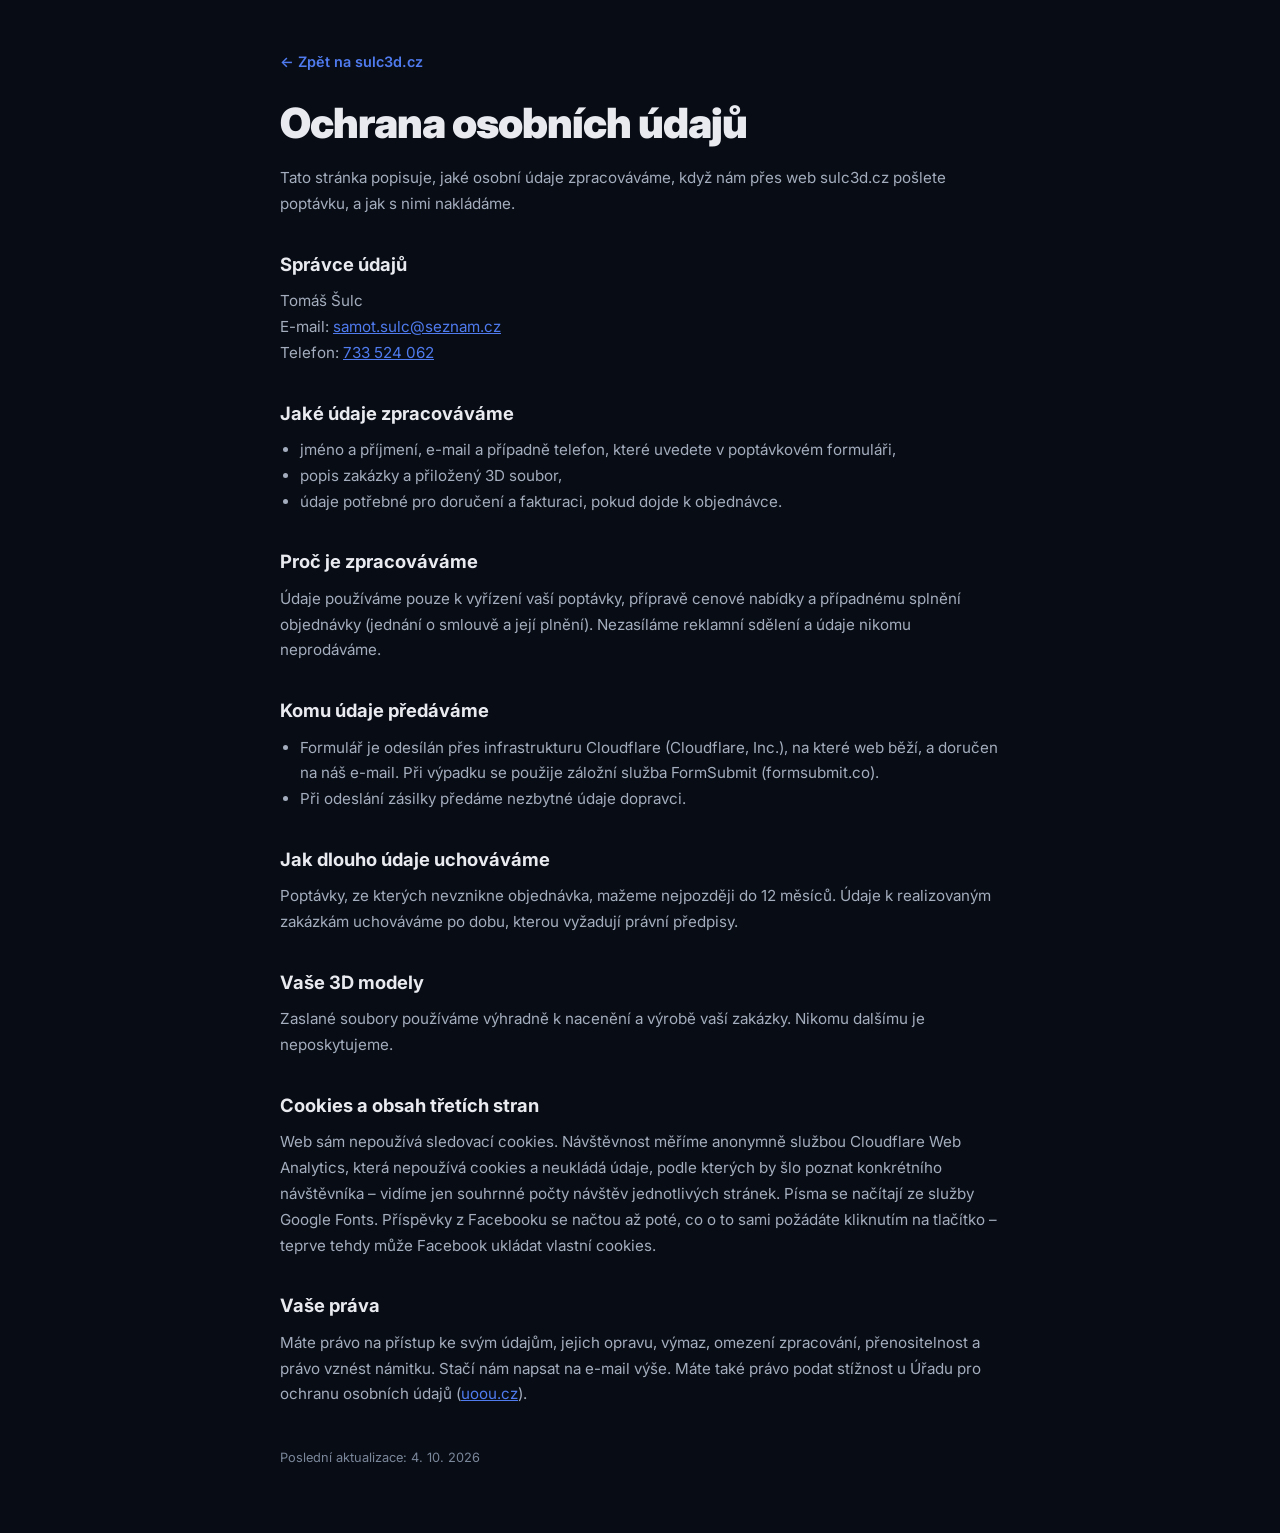
<file: ochrana-osobnich-udaju.html>
<!DOCTYPE html>
<html lang="cs">
<head>
  <meta charset="UTF-8" />
  <meta name="viewport" content="width=device-width, initial-scale=1.0" />
  <title>Ochrana osobních údajů | sulc3d.cz</title>
  <meta name="description" content="Informace o zpracování osobních údajů na webu sulc3d.cz." />
  <meta name="theme-color" content="#080c14" />
  <link rel="canonical" href="https://sulc3d.cz/ochrana-osobnich-udaju" />
  <link rel="icon" href="favicon.svg" type="image/svg+xml" />
  <link rel="preconnect" href="https://fonts.googleapis.com" />
  <link rel="preconnect" href="https://fonts.gstatic.com" crossorigin />
  <link href="https://fonts.googleapis.com/css2?family=Inter:wght@400;600;700;900&display=swap" rel="stylesheet" />
  <style>
    *, *::before, *::after { box-sizing: border-box; margin: 0; padding: 0; }
    body {
      font-family: 'Inter', sans-serif;
      background: #080c14;
      color: #e8eaf0;
      line-height: 1.7;
      padding: 3rem 5% 4rem;
    }
    main { max-width: 720px; margin: 0 auto; }
    .back { color: #4f7bef; text-decoration: none; font-size: 0.9rem; font-weight: 600; }
    h1 { font-size: clamp(1.8rem, 5vw, 2.6rem); font-weight: 900; letter-spacing: -1px; line-height: 1.2; margin: 1.5rem 0 1rem; }
    h2 { font-size: 1.15rem; font-weight: 700; margin: 2rem 0 0.5rem; }
    p, li { color: #a3adbd; font-size: 0.95rem; }
    ul { padding-left: 1.25rem; }
    a { color: #4f7bef; }
    .updated { font-size: 0.8rem; color: #7a869a; margin-top: 2.5rem; }
  </style>
</head>
<body>
  <main>
    <a href="/" class="back">← Zpět na sulc3d.cz</a>
    <h1>Ochrana osobních údajů</h1>
    <p>Tato stránka popisuje, jaké osobní údaje zpracováváme, když nám přes web sulc3d.cz pošlete poptávku, a jak s nimi nakládáme.</p>

    <h2>Správce údajů</h2>
    <p>
      Tomáš Šulc<br />
      E-mail: <a href="mailto:samot.sulc@seznam.cz">samot.sulc@seznam.cz</a><br />
      Telefon: <a href="tel:+420733524062">733 524 062</a>
    </p>

    <h2>Jaké údaje zpracováváme</h2>
    <ul>
      <li>jméno a příjmení, e-mail a případně telefon, které uvedete v poptávkovém formuláři,</li>
      <li>popis zakázky a přiložený 3D soubor,</li>
      <li>údaje potřebné pro doručení a fakturaci, pokud dojde k objednávce.</li>
    </ul>

    <h2>Proč je zpracováváme</h2>
    <p>Údaje používáme pouze k vyřízení vaší poptávky, přípravě cenové nabídky a případnému splnění objednávky (jednání o smlouvě a její plnění). Nezasíláme reklamní sdělení a údaje nikomu neprodáváme.</p>

    <h2>Komu údaje předáváme</h2>
    <ul>
      <li>Formulář je odesílán přes infrastrukturu Cloudflare (Cloudflare, Inc.), na které web běží, a doručen na náš e-mail. Při výpadku se použije záložní služba FormSubmit (formsubmit.co).</li>
      <li>Při odeslání zásilky předáme nezbytné údaje dopravci.</li>
    </ul>

    <h2>Jak dlouho údaje uchováváme</h2>
    <p>Poptávky, ze kterých nevznikne objednávka, mažeme nejpozději do 12 měsíců. Údaje k realizovaným zakázkám uchováváme po dobu, kterou vyžadují právní předpisy.</p>

    <h2>Vaše 3D modely</h2>
    <p>Zaslané soubory používáme výhradně k nacenění a výrobě vaší zakázky. Nikomu dalšímu je neposkytujeme.</p>

    <h2>Cookies a obsah třetích stran</h2>
    <p>Web sám nepoužívá sledovací cookies. Návštěvnost měříme anonymně službou Cloudflare Web Analytics, která nepoužívá cookies a neukládá údaje, podle kterých by šlo poznat konkrétního návštěvníka – vidíme jen souhrnné počty návštěv jednotlivých stránek. Písma se načítají ze služby Google Fonts. Příspěvky z Facebooku se načtou až poté, co o to sami požádáte kliknutím na tlačítko – teprve tehdy může Facebook ukládat vlastní cookies.</p>

    <h2>Vaše práva</h2>
    <p>Máte právo na přístup ke svým údajům, jejich opravu, výmaz, omezení zpracování, přenositelnost a právo vznést námitku. Stačí nám napsat na e-mail výše. Máte také právo podat stížnost u Úřadu pro ochranu osobních údajů (<a href="https://www.uoou.cz" target="_blank" rel="noopener">uoou.cz</a>).</p>

    <p class="updated">Poslední aktualizace: 4. 10. 2026</p>
  </main>
<!-- Cloudflare Web Analytics --><script type='module' src='https://static.cloudflareinsights.com/beacon.min.js' data-cf-beacon='{"token": "8d2520cd4a5444ecb5fbdb09e1e10b39"}'></script><!-- End Cloudflare Web Analytics -->
</body>
</html>
</file>
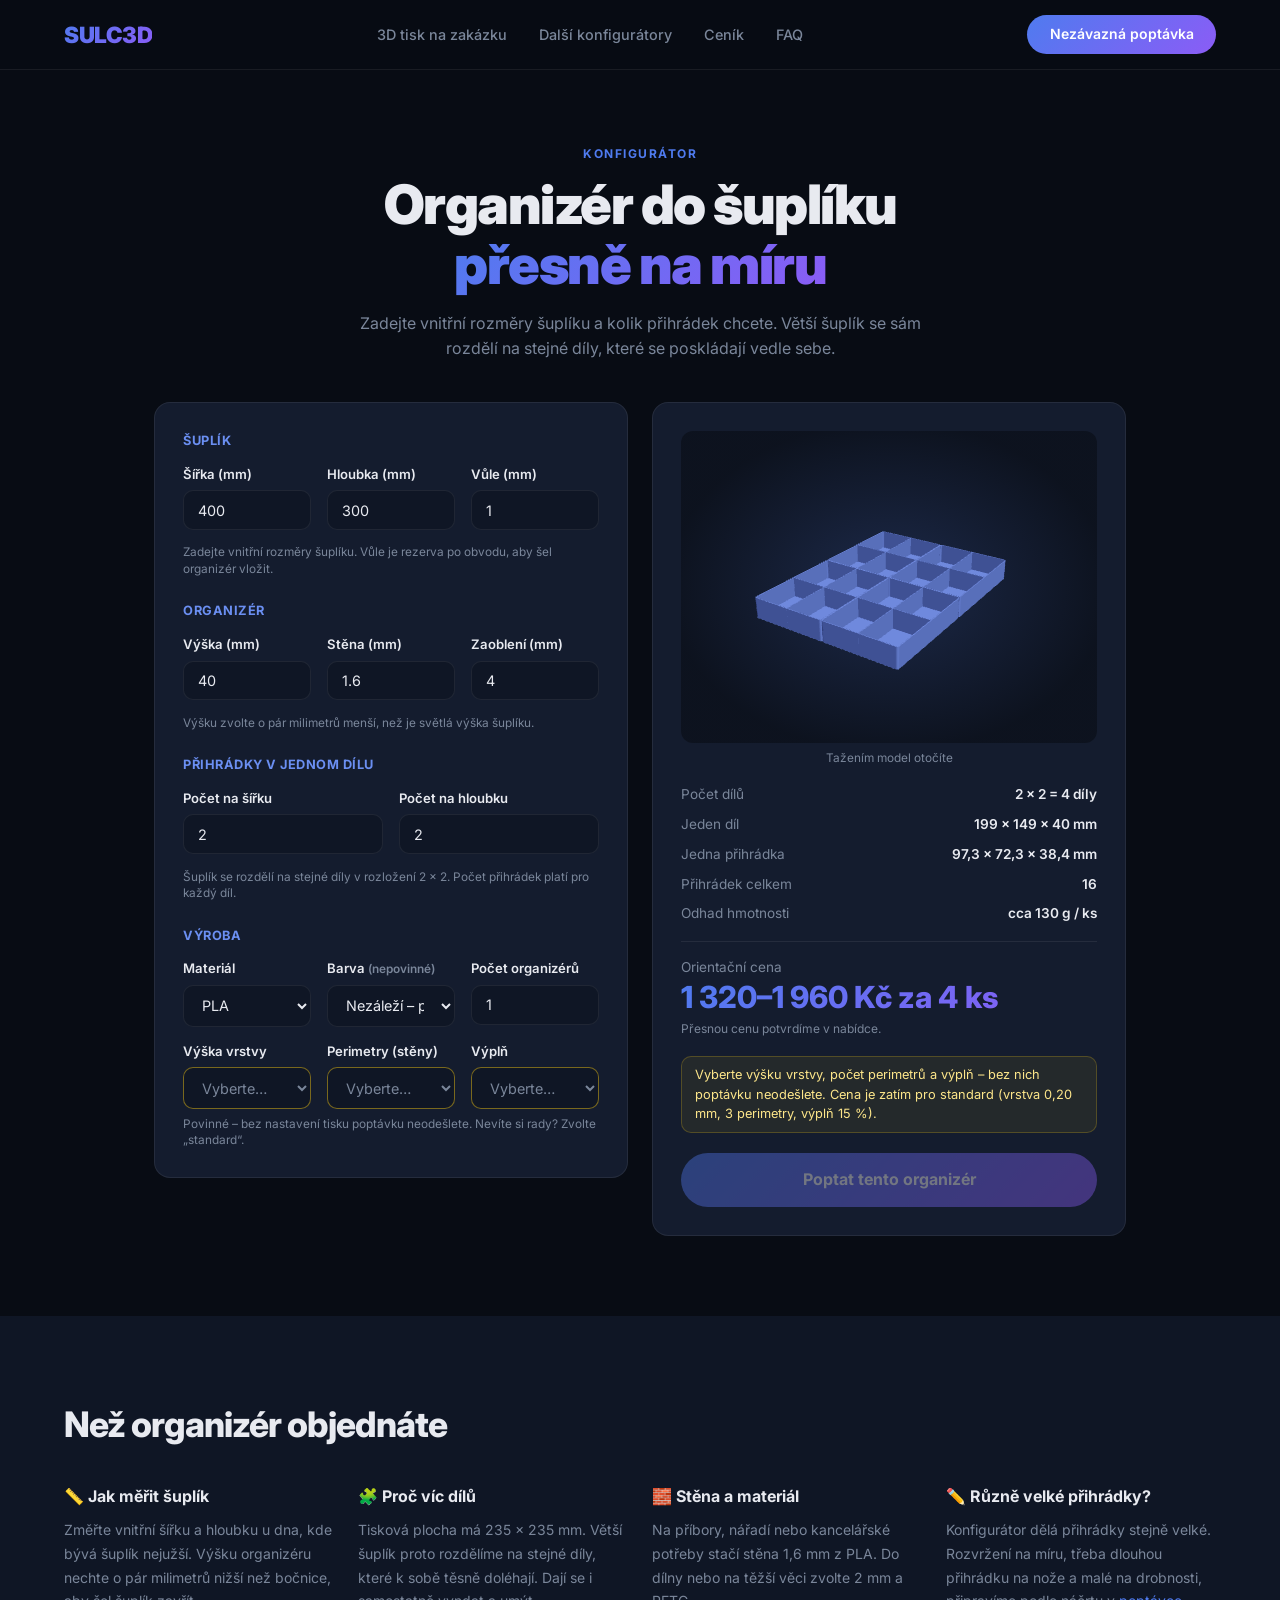
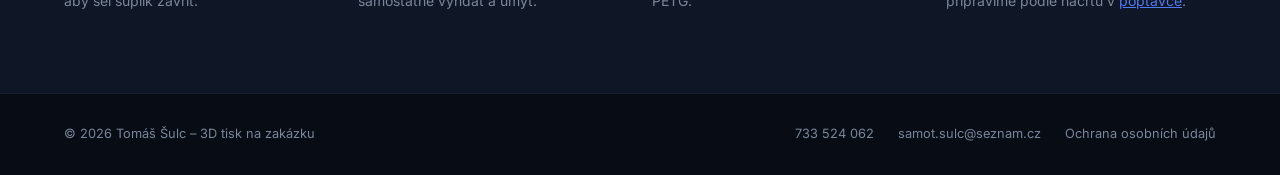
<file: organizery.html>
<!DOCTYPE html>
<html lang="cs">
<head>
  <meta charset="UTF-8" />
  <meta name="viewport" content="width=device-width, initial-scale=1.0" />
  <title>Organizér do šuplíku na míru – 3D tisk | sulc3d.cz</title>
  <meta name="description" content="Konfigurátor organizéru do šuplíku. Zadejte rozměry šuplíku a počet přihrádek, prohlédněte si 3D náhled s orientační cenou a pošlete poptávku." />
  <meta name="theme-color" content="#080c14" />
  <link rel="canonical" href="https://sulc3d.cz/organizery" />
  <link rel="icon" href="favicon.svg" type="image/svg+xml" />
  <meta property="og:type" content="website" />
  <meta property="og:locale" content="cs_CZ" />
  <meta property="og:site_name" content="sulc3d" />
  <meta property="og:title" content="Organizér do šuplíku na míru" />
  <meta property="og:description" content="Zadejte rozměry šuplíku a počet přihrádek, prohlédněte si 3D náhled s orientační cenou a pošlete poptávku." />
  <meta property="og:url" content="https://sulc3d.cz/organizery" />
  <meta property="og:image" content="https://sulc3d.cz/og.png" />
  <link rel="preconnect" href="https://fonts.googleapis.com" />
  <link rel="preconnect" href="https://fonts.gstatic.com" crossorigin />
  <link href="https://fonts.googleapis.com/css2?family=Inter:wght@400;500;600;700;800;900&display=swap" rel="stylesheet" />
  <link rel="stylesheet" href="konfigurator.css" />
</head>
<body>

<nav>
  <a href="/" class="logo">SULC3D</a>
  <ul class="nav-links">
    <li><a href="/">3D tisk na zakázku</a></li>
    <li><a href="/#konfiguratory">Další konfigurátory</a></li>
    <li><a href="/#cenik">Ceník</a></li>
    <li><a href="/#faq">FAQ</a></li>
  </ul>
  <a href="/#naceneni" class="nav-cta">Nezávazná poptávka</a>
</nav>

<header>
  <div class="section-tag">Konfigurátor</div>
  <h1>Organizér do šuplíku<br /><span class="grad-text">přesně na míru</span></h1>
  <p class="lead">Zadejte vnitřní rozměry šuplíku a kolik přihrádek chcete. Větší šuplík se sám rozdělí na stejné díly, které se poskládají vedle sebe.</p>
</header>

<main>
<div class="config">

  <form class="panel" id="cfg" novalidate>
    <fieldset>
      <legend>Šuplík</legend>
      <div class="row three">
        <div class="field">
          <label for="w">Šířka (mm)</label>
          <input type="number" id="w" value="400" min="50" max="1200" step="1" inputmode="decimal" />
        </div>
        <div class="field">
          <label for="d">Hloubka (mm)</label>
          <input type="number" id="d" value="300" min="50" max="1200" step="1" inputmode="decimal" />
        </div>
        <div class="field">
          <label for="gap">Vůle (mm)</label>
          <input type="number" id="gap" value="1" min="0" max="10" step="0.5" inputmode="decimal" />
        </div>
      </div>
      <div class="field">
        <small>Zadejte vnitřní rozměry šuplíku. Vůle je rezerva po obvodu, aby šel organizér vložit.</small>
      </div>
    </fieldset>

    <fieldset>
      <legend>Organizér</legend>
      <div class="row three">
        <div class="field">
          <label for="h">Výška (mm)</label>
          <input type="number" id="h" value="40" min="10" max="150" step="1" inputmode="decimal" />
        </div>
        <div class="field">
          <label for="wall">Stěna (mm)</label>
          <input type="number" id="wall" value="1.6" min="0.8" max="4" step="0.1" inputmode="decimal" />
        </div>
        <div class="field">
          <label for="r">Zaoblení (mm)</label>
          <input type="number" id="r" value="4" min="0" max="30" step="0.5" inputmode="decimal" />
        </div>
      </div>
      <div class="field">
        <small>Výšku zvolte o pár milimetrů menší, než je světlá výška šuplíku.</small>
      </div>
    </fieldset>

    <fieldset>
      <legend>Přihrádky v jednom dílu</legend>
      <div class="row">
        <div class="field">
          <label for="nx">Počet na šířku</label>
          <input type="number" id="nx" value="2" min="1" max="10" step="1" inputmode="numeric" />
        </div>
        <div class="field">
          <label for="ny">Počet na hloubku</label>
          <input type="number" id="ny" value="2" min="1" max="10" step="1" inputmode="numeric" />
        </div>
      </div>
      <div class="field">
        <small id="splitHint"></small>
      </div>
    </fieldset>

    <fieldset style="margin-bottom:0;">
      <legend>Výroba</legend>
      <div class="row three color-row" style="margin-bottom:0;">
        <div class="field">
          <label for="material">Materiál</label>
          <select id="material">
            <option value="PLA" selected>PLA</option>
            <option value="PETG">PETG</option>
            <option value="ABS / ASA">ABS / ASA</option>
          </select>
        </div>
        <div class="field">
          <label for="barva">Barva <small>(nepovinné)</small></label>
          <select id="barva"></select>
        </div>
        <div class="field">
          <label for="kusu">Počet organizérů</label>
          <input type="number" id="kusu" value="1" min="1" step="1" inputmode="numeric" />
        </div>
      </div>
      <div class="row three print-row">
        <div class="field">
          <label for="vrstva">Výška vrstvy</label>
          <select id="vrstva" required></select>
        </div>
        <div class="field">
          <label for="perimetry">Perimetry (stěny)</label>
          <select id="perimetry" required></select>
        </div>
        <div class="field">
          <label for="vypln">Výplň</label>
          <select id="vypln" required></select>
        </div>
      </div>
      <p class="print-hint">Povinné – bez nastavení tisku poptávku neodešlete. Nevíte si rady? Zvolte „standard“.</p>
    </fieldset>
  </form>

  <div class="panel preview">
    <canvas id="canvas" class="model-canvas" role="img" aria-label="3D náhled organizéru – tažením lze otáčet"></canvas>
    <p class="hint">Tažením model otočíte</p>

    <div class="results">
      <div class="res-row"><span>Počet dílů</span><strong id="rParts">–</strong></div>
      <div class="res-row"><span>Jeden díl</span><strong id="rPart">–</strong></div>
      <div class="res-row"><span>Jedna přihrádka</span><strong id="rPocket">–</strong></div>
      <div class="res-row"><span>Přihrádek celkem</span><strong id="rTotal">–</strong></div>
      <div class="res-row"><span>Odhad hmotnosti</span><strong id="rWeight">–</strong></div>
      <div class="price">
        Orientační cena
        <strong id="rPrice" class="grad-text">–</strong>
        <small>Přesnou cenu potvrdíme v nabídce.</small>
      </div>
    </div>

    <ul class="messages" id="messages" aria-live="polite"></ul>
    <a href="/#naceneni" class="btn-primary" id="order">Poptat tento organizér</a>
    <button type="button" class="btn-secondary" id="stlBtn" hidden>Stáhnout STL</button>
  </div>

</div>

<section class="info">
  <h2>Než organizér objednáte</h2>
  <div class="info-grid">
    <div class="info-card">
      <h3>📏 Jak měřit šuplík</h3>
      <p>Změřte vnitřní šířku a hloubku u dna, kde bývá šuplík nejužší. Výšku organizéru nechte o pár milimetrů nižší než bočnice, aby šel šuplík zavřít.</p>
    </div>
    <div class="info-card">
      <h3>🧩 Proč víc dílů</h3>
      <p>Tisková plocha má 235 × 235 mm. Větší šuplík proto rozdělíme na stejné díly, které k sobě těsně doléhají. Dají se i samostatně vyndat a umýt.</p>
    </div>
    <div class="info-card">
      <h3>🧱 Stěna a materiál</h3>
      <p>Na příbory, nářadí nebo kancelářské potřeby stačí stěna 1,6 mm z PLA. Do dílny nebo na těžší věci zvolte 2 mm a PETG.</p>
    </div>
    <div class="info-card">
      <h3>✏️ Různě velké přihrádky?</h3>
      <p>Konfigurátor dělá přihrádky stejně velké. Rozvržení na míru, třeba dlouhou přihrádku na nože a malé na drobnosti, připravíme podle náčrtu v <a href="/#naceneni">poptávce</a>.</p>
    </div>
  </div>
</section>
</main>

<footer>
  <span>© 2026 Tomáš Šulc – 3D tisk na zakázku</span>
  <span>
    <a href="tel:+420733524062">733 524 062</a>
    <a href="mailto:samot.sulc@seznam.cz">samot.sulc@seznam.cz</a>
    <a href="/ochrana-osobnich-udaju">Ochrana osobních údajů</a>
  </span>
</footer>

<script src="model.js"></script>
<script src="box.js"></script>
<script src="konfig.js"></script>
<script>
  const { $, num, mm, dims3, init } = window.Sulc3DKonfig;
  const { buildBox, place, join } = window.Sulc3DBox;
  const DIVIDER = 1.2;   // mm, tloušťka přepážek
  const MAX_PART = 220;  // mm, největší díl, který se pohodlně vejde na tiskovou plochu
  const MIN_POCKET = 8;  // mm, nejmenší rozumná přihrádka

  function compute(ctx) {
    const p = { w: num('w'), d: num('d'), gap: num('gap'), h: num('h'), wall: num('wall'), r: num('r'), nx: num('nx'), ny: num('ny') };
    const ok = [ctx.range(p.w, 50, 1200, 'Šířka šuplíku'), ctx.range(p.d, 50, 1200, 'Hloubka šuplíku'), ctx.range(p.gap, 0, 10, 'Vůle'),
      ctx.range(p.h, 10, 150, 'Výška'), ctx.range(p.wall, 0.8, 4, 'Tloušťka stěny'), ctx.range(p.r, 0, 30, 'Zaoblení')];
    [['nx', 'Počet přihrádek na šířku'], ['ny', 'Počet přihrádek na hloubku']].forEach(([k, name]) => {
      if (!Number.isInteger(p[k]) || p[k] < 1 || p[k] > 10) { ctx.error(`${name} musí být celé číslo 1–10.`); ok.push(false); }
    });
    if (ok.includes(false)) return null;

    // šuplík rozdělit na stejné díly, které se vejdou na tiskovou plochu
    const availW = p.w - 2 * p.gap, availD = p.d - 2 * p.gap;
    const mx = Math.ceil(availW / MAX_PART), my = Math.ceil(availD / MAX_PART);
    const part = [availW / mx, availD / my, p.h];
    const inner = [part[0] - 2 * p.wall, part[1] - 2 * p.wall, p.h - p.wall];
    const ri = p.r > p.wall ? Math.min(p.r - p.wall, inner[0] / 2, inner[1] / 2) : 0;
    const pocket = [(inner[0] - (p.nx - 1) * DIVIDER) / p.nx, (inner[1] - (p.ny - 1) * DIVIDER) / p.ny];
    const parts = mx * my;
    $('splitHint').textContent = parts > 1
      ? `Šuplík se rozdělí na stejné díly v rozložení ${mx} × ${my}. Počet přihrádek platí pro každý díl.`
      : 'Organizér vyjde z jednoho dílu. Přepážky jsou silné 1,2 mm.';
    if (Math.min(...pocket) < MIN_POCKET) { ctx.error(`Přihrádky by vyšly menší než ${MIN_POCKET} mm. Zmenšete jejich počet.`); return null; }
    if (Math.min(...pocket) < ri) { ctx.error('Zaoblení je větší než přihrádka. Zmenšete zaoblení, nebo počet přihrádek.'); return null; }
    if (p.wall < 1.2) ctx.warn('Stěna pod 1,2 mm je křehká. Doporučujeme 1,6–2 mm.');
    if (p.h > 80 && p.wall < 2) ctx.warn('U vysokého organizéru se tenká stěna může prohýbat. Doporučujeme alespoň 2 mm.');

    const one = buildBox({ w: inner[0], d: inner[1], h: inner[2], wall: p.wall, floor: p.wall, ri, nx: p.nx, ny: p.ny, div: DIVIDER });
    // náhled: všechny díly poskládané jako v šuplíku
    const tiles = [];
    for (let i = 0; i < mx; i++) for (let j = 0; j < my; j++) tiles.push(place(one, i * part[0], j * part[1], 0, false));
    const total = parts * p.nx * p.ny;
    return {
      pos: one,
      shown: join(...tiles),
      count: parts,
      fitSize: part,
      partName: 'Díl organizéru',
      name: `organizer-${mm(p.w)}x${mm(p.d)}x${mm(p.h)}${parts > 1 ? '-dil' : ''}.stl`,
      rows: {
        rParts: parts > 1 ? `${mx} × ${my} = ${parts} ${parts < 5 ? 'díly' : 'dílů'}` : '1 díl',
        rPart: dims3(part),
        rPocket: `${mm(pocket[0])} × ${mm(pocket[1])} × ${mm(inner[2])} mm`,
        rTotal: String(total * Math.max(1, parseInt($('kusu').value, 10) || 1))
      },
      popis: 'Organizér do šuplíku z konfigurátoru – ' +
        `šuplík ${mm(p.w)} × ${mm(p.d)} mm, vůle ${mm(p.gap)} mm, výška organizéru ${mm(p.h)} mm; ` +
        (parts > 1 ? `počet stejných dílů: ${parts} (rozložení ${mx} × ${my}), jeden díl ${dims3(part)}; ` : `jeden díl ${dims3(part)}; `) +
        `v každém dílu přihrádky ${p.nx} × ${p.ny} (jedna ${mm(pocket[0])} × ${mm(pocket[1])} mm, přepážky 1,2 mm); ` +
        `stěna a dno ${mm(p.wall)} mm; zaoblení rohů ${ri > 0 ? mm(p.r) + ' mm' : 'žádné'}.` +
        (parts > 1 ? ' Přiložený soubor obsahuje jeden díl.' : '')
    };
  }

  init({ compute });
</script>
<!-- Cloudflare Web Analytics --><script type='module' src='https://static.cloudflareinsights.com/beacon.min.js' data-cf-beacon='{"token": "8d2520cd4a5444ecb5fbdb09e1e10b39"}'></script><!-- End Cloudflare Web Analytics -->
</body>
</html>
</file>
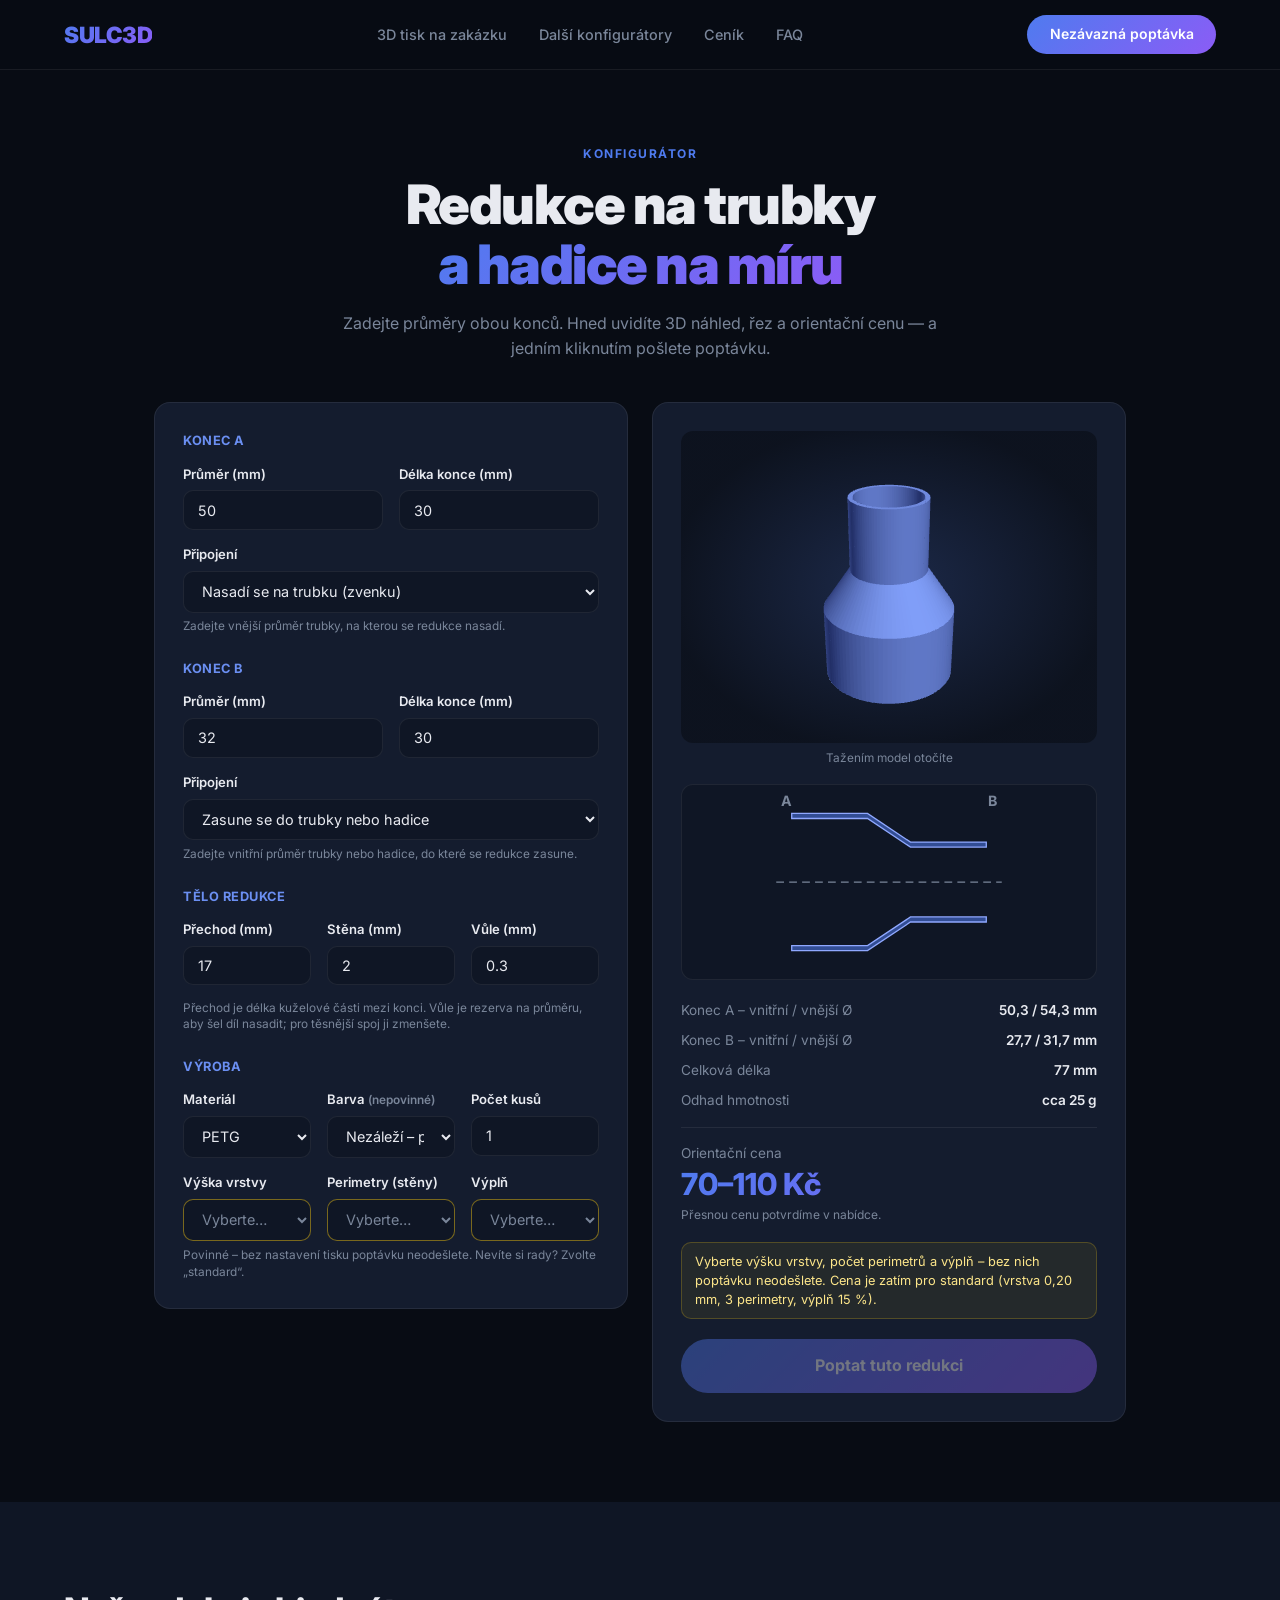
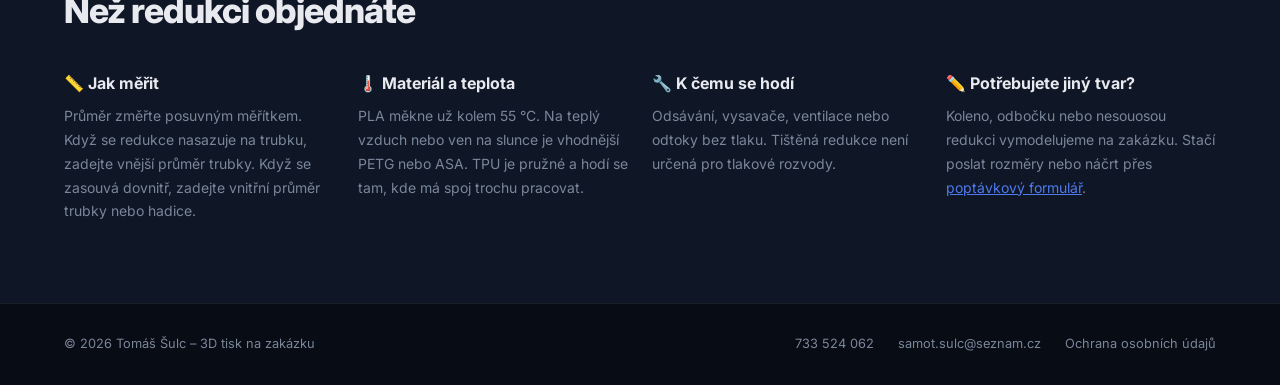
<file: redukce.html>
<!DOCTYPE html>
<html lang="cs">
<head>
  <meta charset="UTF-8" />
  <meta name="viewport" content="width=device-width, initial-scale=1.0" />
  <title>Redukce na trubky a hadice na míru – 3D tisk | sulc3d.cz</title>
  <meta name="description" content="Konfigurátor redukcí na trubky a hadice. Zadejte průměry, prohlédněte si 3D náhled s orientační cenou a pošlete nezávaznou poptávku." />
  <meta name="theme-color" content="#080c14" />
  <link rel="canonical" href="https://sulc3d.cz/redukce" />
  <link rel="icon" href="favicon.svg" type="image/svg+xml" />
  <meta property="og:type" content="website" />
  <meta property="og:locale" content="cs_CZ" />
  <meta property="og:site_name" content="sulc3d" />
  <meta property="og:title" content="Redukce na trubky a hadice na míru" />
  <meta property="og:description" content="Zadejte průměry, prohlédněte si 3D náhled s orientační cenou a pošlete poptávku." />
  <meta property="og:url" content="https://sulc3d.cz/redukce" />
  <meta property="og:image" content="https://sulc3d.cz/og.png" />
  <link rel="preconnect" href="https://fonts.googleapis.com" />
  <link rel="preconnect" href="https://fonts.gstatic.com" crossorigin />
  <link href="https://fonts.googleapis.com/css2?family=Inter:wght@400;500;600;700;800;900&display=swap" rel="stylesheet" />
  <link rel="stylesheet" href="konfigurator.css" />
</head>
<body>

<nav>
  <a href="/" class="logo">SULC3D</a>
  <ul class="nav-links">
    <li><a href="/">3D tisk na zakázku</a></li>
    <li><a href="/#konfiguratory">Další konfigurátory</a></li>
    <li><a href="/#cenik">Ceník</a></li>
    <li><a href="/#faq">FAQ</a></li>
  </ul>
  <a href="/#naceneni" class="nav-cta">Nezávazná poptávka</a>
</nav>

<header>
  <div class="section-tag">Konfigurátor</div>
  <h1>Redukce na trubky<br /><span class="grad-text">a hadice na míru</span></h1>
  <p class="lead">Zadejte průměry obou konců. Hned uvidíte 3D náhled, řez a orientační cenu — a jedním kliknutím pošlete poptávku.</p>
</header>

<main>
<div class="config">

  <form class="panel" id="cfg" novalidate>
    <fieldset>
      <legend>Konec A</legend>
      <div class="row">
        <div class="field">
          <label for="dA">Průměr (mm)</label>
          <input type="number" id="dA" value="50" min="4" max="230" step="0.1" inputmode="decimal" />
        </div>
        <div class="field">
          <label for="lA">Délka konce (mm)</label>
          <input type="number" id="lA" value="30" min="5" max="150" step="1" inputmode="decimal" />
        </div>
      </div>
      <div class="field">
        <label for="mA">Připojení</label>
        <select id="mA">
          <option value="na">Nasadí se na trubku (zvenku)</option>
          <option value="do">Zasune se do trubky nebo hadice</option>
        </select>
        <small id="hA"></small>
      </div>
    </fieldset>

    <fieldset>
      <legend>Konec B</legend>
      <div class="row">
        <div class="field">
          <label for="dB">Průměr (mm)</label>
          <input type="number" id="dB" value="32" min="4" max="230" step="0.1" inputmode="decimal" />
        </div>
        <div class="field">
          <label for="lB">Délka konce (mm)</label>
          <input type="number" id="lB" value="30" min="5" max="150" step="1" inputmode="decimal" />
        </div>
      </div>
      <div class="field">
        <label for="mB">Připojení</label>
        <select id="mB">
          <option value="na">Nasadí se na trubku (zvenku)</option>
          <option value="do" selected>Zasune se do trubky nebo hadice</option>
        </select>
        <small id="hB"></small>
      </div>
    </fieldset>

    <fieldset>
      <legend>Tělo redukce</legend>
      <div class="row three">
        <div class="field">
          <label for="lT">Přechod (mm)</label>
          <input type="number" id="lT" value="20" min="0" max="150" step="1" inputmode="decimal" />
        </div>
        <div class="field">
          <label for="wall">Stěna (mm)</label>
          <input type="number" id="wall" value="2" min="0.8" max="8" step="0.1" inputmode="decimal" />
        </div>
        <div class="field">
          <label for="gap">Vůle (mm)</label>
          <input type="number" id="gap" value="0.3" min="0" max="2" step="0.05" inputmode="decimal" />
        </div>
      </div>
      <div class="field">
        <small>Přechod je délka kuželové části mezi konci. Vůle je rezerva na průměru, aby šel díl nasadit; pro těsnější spoj ji zmenšete.</small>
      </div>
    </fieldset>

    <fieldset style="margin-bottom:0;">
      <legend>Výroba</legend>
      <div class="row three color-row" style="margin-bottom:0;">
        <div class="field">
          <label for="material">Materiál</label>
          <select id="material">
            <option value="PLA">PLA</option>
            <option value="PETG" selected>PETG</option>
            <option value="ABS / ASA">ABS / ASA</option>
            <option value="TPU">TPU (pružný)</option>
          </select>
        </div>
        <div class="field">
          <label for="barva">Barva <small>(nepovinné)</small></label>
          <select id="barva"></select>
        </div>
        <div class="field">
          <label for="kusu">Počet kusů</label>
          <input type="number" id="kusu" value="1" min="1" step="1" inputmode="numeric" />
        </div>
      </div>
      <div class="row three print-row">
        <div class="field">
          <label for="vrstva">Výška vrstvy</label>
          <select id="vrstva" required></select>
        </div>
        <div class="field">
          <label for="perimetry">Perimetry (stěny)</label>
          <select id="perimetry" required></select>
        </div>
        <div class="field">
          <label for="vypln">Výplň</label>
          <select id="vypln" required></select>
        </div>
      </div>
      <p class="print-hint">Povinné – bez nastavení tisku poptávku neodešlete. Nevíte si rady? Zvolte „standard“.</p>
    </fieldset>
  </form>

  <div class="panel preview">
    <canvas id="canvas" class="model-canvas" role="img" aria-label="3D náhled redukce – tažením lze otáčet"></canvas>
    <p class="hint">Tažením model otočíte</p>
    <svg id="section" class="section-svg" viewBox="0 0 320 150" role="img" aria-label="Řez redukcí"></svg>

    <div class="results">
      <div class="res-row"><span>Konec A – vnitřní / vnější Ø</span><strong id="rA">–</strong></div>
      <div class="res-row"><span>Konec B – vnitřní / vnější Ø</span><strong id="rB">–</strong></div>
      <div class="res-row"><span>Celková délka</span><strong id="rLen">–</strong></div>
      <div class="res-row"><span>Odhad hmotnosti</span><strong id="rWeight">–</strong></div>
      <div class="price">
        Orientační cena
        <strong id="rPrice" class="grad-text">–</strong>
        <small>Přesnou cenu potvrdíme v nabídce.</small>
      </div>
    </div>

    <ul class="messages" id="messages" aria-live="polite"></ul>
    <a href="/#naceneni" class="btn-primary" id="order">Poptat tuto redukci</a>
    <button type="button" class="btn-secondary" id="stlBtn" hidden>Stáhnout STL</button>
  </div>

</div>

<section class="info">
  <h2>Než redukci objednáte</h2>
  <div class="info-grid">
    <div class="info-card">
      <h3>📏 Jak měřit</h3>
      <p>Průměr změřte posuvným měřítkem. Když se redukce nasazuje na trubku, zadejte vnější průměr trubky. Když se zasouvá dovnitř, zadejte vnitřní průměr trubky nebo hadice.</p>
    </div>
    <div class="info-card">
      <h3>🌡️ Materiál a teplota</h3>
      <p>PLA měkne už kolem 55 °C. Na teplý vzduch nebo ven na slunce je vhodnější PETG nebo ASA. TPU je pružné a hodí se tam, kde má spoj trochu pracovat.</p>
    </div>
    <div class="info-card">
      <h3>🔧 K čemu se hodí</h3>
      <p>Odsávání, vysavače, ventilace nebo odtoky bez tlaku. Tištěná redukce není určená pro tlakové rozvody.</p>
    </div>
    <div class="info-card">
      <h3>✏️ Potřebujete jiný tvar?</h3>
      <p>Koleno, odbočku nebo nesouosou redukci vymodelujeme na zakázku. Stačí poslat rozměry nebo náčrt přes <a href="/#naceneni" style="color:var(--blue);">poptávkový formulář</a>.</p>
    </div>
  </div>
</section>
</main>

<footer>
  <span>© 2026 Tomáš Šulc – 3D tisk na zakázku</span>
  <span>
    <a href="tel:+420733524062">733 524 062</a>
    <a href="mailto:samot.sulc@seznam.cz">samot.sulc@seznam.cz</a>
    <a href="/ochrana-osobnich-udaju">Ochrana osobních údajů</a>
  </span>
</footer>

<script src="model.js"></script>
<script>
  const { CALC, csNum, measure, estimate, handoff, printQuery, printLabel, fillPrintSelects, readPrint, validColor, colorLabel, colorRgb, fillColorSelect, ownerMode, download, createViewer } = window.Sulc3D;
  const $ = id => document.getElementById(id);
  // Nastavení tisku (vrstva, perimetry, výplň) – povinné, bez něj nejde poptat
  const printSel = { layer: $('vrstva'), perimeters: $('perimetry'), infill: $('vypln') };
  fillPrintSelects(printSel, null);
  fillColorSelect($('barva'), '');
  const SEGMENTS = 96;
  const MODES = { na: 'nasadí se na trubku', do: 'zasune se do trubky' };
  const HINTS = {
    na: 'Zadejte vnější průměr trubky, na kterou se redukce nasadí.',
    do: 'Zadejte vnitřní průměr trubky nebo hadice, do které se redukce zasune.'
  };
  const num = id => parseFloat(String($(id).value).replace(',', '.'));
  const mm = v => csNum(v, Number.isInteger(Math.round(v * 10) / 10) ? 0 : 1);
  const viewer = createViewer($('canvas'));
  let transitionTouched = false;
  let current = null; // poslední platný model { pos, name }

  // Vnitřní a vnější poloměr konce podle způsobu připojení
  function endRadii(d, mode, wall, gap) {
    if (mode === 'na') { const ri = (d + gap) / 2; return { ri, ro: ri + wall }; }
    const ro = (d - gap) / 2;
    return { ri: ro - wall, ro };
  }

  function readParams() {
    const p = {
      dA: num('dA'), lA: num('lA'), mA: $('mA').value,
      dB: num('dB'), lB: num('lB'), mB: $('mB').value,
      lT: num('lT'), wall: num('wall'), gap: num('gap')
    };
    const errors = [], warnings = [];
    const range = (v, lo, hi, name) => {
      if (!(v >= lo && v <= hi)) errors.push(`${name} musí být v rozmezí ${mm(lo)}–${mm(hi)} mm.`);
    };
    range(p.dA, 4, 230, 'Průměr konce A');
    range(p.dB, 4, 230, 'Průměr konce B');
    range(p.lA, 5, 150, 'Délka konce A');
    range(p.lB, 5, 150, 'Délka konce B');
    range(p.lT, 0, 150, 'Délka přechodu');
    range(p.wall, 0.8, 8, 'Tloušťka stěny');
    range(p.gap, 0, 2, 'Vůle');
    if (errors.length) return { p, errors, warnings };

    p.A = endRadii(p.dA, p.mA, p.wall, p.gap);
    p.B = endRadii(p.dB, p.mB, p.wall, p.gap);
    p.length = p.lA + p.lT + p.lB;
    [['A', p.A], ['B', p.B]].forEach(([name, e]) => {
      if (e.ri < 1.5) errors.push(`Konec ${name}: po odečtení stěny nezbývá průchod. Zmenšete tloušťku stěny, nebo konec nasaďte na trubku zvenku.`);
    });
    const step = Math.max(Math.abs(p.A.ro - p.B.ro), Math.abs(p.A.ri - p.B.ri));
    if (p.lT < step) warnings.push(`Přechod je strmý a tisk by potřeboval podpory. Doporučujeme délku přechodu alespoň ${Math.ceil(step)} mm.`);
    if (p.wall < 1.2) warnings.push('Stěna pod 1,2 mm je křehká. Pro běžné použití doporučujeme 1,6–2,4 mm.');
    return { p, errors, warnings };
  }

  // Rotační těleso: vnější a vnitřní plášť + dvě čela
  function buildMesh(p) {
    const z = [0, p.lA, p.lA + p.lT, p.length];
    const ro = [p.A.ro, p.A.ro, p.B.ro, p.B.ro];
    const ri = [p.A.ri, p.A.ri, p.B.ri, p.B.ri];
    const out = [];
    const pt = (r, a, h) => [r * Math.cos(a), r * Math.sin(a), h];
    const tri = (a, b, c) => out.push(...a, ...b, ...c);
    for (let i = 0; i < SEGMENTS; i++) {
      // poslední segment se vrací přesně na úhel 0, aby šev plynule navazoval
      const a0 = i / SEGMENTS * 2 * Math.PI, a1 = ((i + 1) % SEGMENTS) / SEGMENTS * 2 * Math.PI;
      for (let j = 0; j < 3; j++) {
        if (z[j] === z[j + 1] && ro[j] === ro[j + 1] && ri[j] === ri[j + 1]) continue;
        // vnější plášť (normála ven)
        tri(pt(ro[j], a0, z[j]), pt(ro[j], a1, z[j]), pt(ro[j + 1], a1, z[j + 1]));
        tri(pt(ro[j], a0, z[j]), pt(ro[j + 1], a1, z[j + 1]), pt(ro[j + 1], a0, z[j + 1]));
        // vnitřní plášť (normála k ose)
        tri(pt(ri[j], a0, z[j]), pt(ri[j + 1], a1, z[j + 1]), pt(ri[j], a1, z[j]));
        tri(pt(ri[j], a0, z[j]), pt(ri[j + 1], a0, z[j + 1]), pt(ri[j + 1], a1, z[j + 1]));
      }
      // spodní čelo (−Z) a horní čelo (+Z)
      tri(pt(ro[0], a0, 0), pt(ri[0], a1, 0), pt(ro[0], a1, 0));
      tri(pt(ro[0], a0, 0), pt(ri[0], a0, 0), pt(ri[0], a1, 0));
      tri(pt(ro[3], a0, p.length), pt(ro[3], a1, p.length), pt(ri[3], a1, p.length));
      tri(pt(ro[3], a0, p.length), pt(ri[3], a1, p.length), pt(ri[3], a0, p.length));
    }
    return new Float32Array(out);
  }

  // Podélný řez (konec A vlevo, konec B vpravo)
  function drawSection(p) {
    const W = 320, H = 150, pad = 22;
    const maxR = Math.max(p.A.ro, p.B.ro);
    const s = Math.min((W - 2 * pad) / p.length, (H - 2 * pad) / (2 * maxR));
    const x0 = (W - p.length * s) / 2, cy = H / 2;
    const z = [0, p.lA, p.lA + p.lT, p.length];
    const ro = [p.A.ro, p.A.ro, p.B.ro, p.B.ro], ri = [p.A.ri, p.A.ri, p.B.ri, p.B.ri];
    const wallPath = sign => {
      const pts = z.map((v, i) => [x0 + v * s, cy - sign * ro[i] * s])
        .concat(z.map((v, i) => [x0 + v * s, cy - sign * ri[i] * s]).reverse());
      return 'M' + pts.map(q => q[0].toFixed(1) + ',' + q[1].toFixed(1)).join('L') + 'Z';
    };
    $('section').innerHTML =
      `<path d="${wallPath(1)}${wallPath(-1)}" fill="rgba(79,123,239,0.55)" stroke="#8fa8ff" stroke-width="1"/>` +
      `<line x1="${x0 - 12}" y1="${cy}" x2="${x0 + p.length * s + 12}" y2="${cy}" stroke="#7a869a" stroke-width="1" stroke-dasharray="6 4"/>` +
      `<text x="${Math.max(10, x0 - 8)}" y="16" fill="#7a869a" font-size="11" font-family="Inter, sans-serif" font-weight="700">A</text>` +
      `<text x="${Math.min(W - 10, x0 + p.length * s + 8)}" y="16" fill="#7a869a" font-size="11" font-family="Inter, sans-serif" font-weight="700" text-anchor="end">B</text>`;
  }

  function update() {
    $('hA').textContent = HINTS[$('mA').value];
    $('hB').textContent = HINTS[$('mB').value];

    // dokud uživatel přechod neupraví, dopočítat ho tak, aby se tiskl bez podpor
    if (!transitionTouched) {
      const w = num('wall'), g = num('gap');
      const a = endRadii(num('dA'), $('mA').value, w, g), b = endRadii(num('dB'), $('mB').value, w, g);
      const step = Math.max(Math.abs(a.ro - b.ro), Math.abs(a.ri - b.ri));
      if (isFinite(step)) $('lT').value = Math.min(150, Math.max(10, Math.ceil(step * 1.5)));
    }

    const { p, errors, warnings } = readParams();
    const print = readPrint(printSel);
    const color = validColor($('barva').value);
    if (viewer) viewer.setColor(colorRgb(color));
    if (!print) warnings.push(`Vyberte výšku vrstvy, počet perimetrů a výplň – bez nich poptávku neodešlete. Cena je zatím pro standard (${printLabel(CALC.print.standard)}).`);
    const order = $('order');
    let est = null;
    if (!errors.length) {
      const pos = buildMesh(p);
      current = { pos, name: `redukce-${mm(p.dA)}-${mm(p.dB)}.stl`.replace(/,/g, '_') };
      const model = measure(pos);
      est = estimate(model, $('material').value, $('kusu').value, 1, print);
      if (!est.fits) errors.push(`Redukce se nevejde do tiskového prostoru ${CALC.maxSize.join(' × ')} mm. Zmenšete průměr nebo délku.`);
      if (viewer) viewer.setModel(pos, model, true);
      else $('canvas').hidden = true;
      drawSection(p);
      $('rA').textContent = `${mm(p.A.ri * 2)} / ${mm(p.A.ro * 2)} mm`;
      $('rB').textContent = `${mm(p.B.ri * 2)} / ${mm(p.B.ro * 2)} mm`;
      $('rLen').textContent = `${mm(p.length)} mm`;
      $('rWeight').textContent = est.weight + (est.qty > 1 ? ' / ks' : '');
      $('rPrice').textContent = est.price + (est.qty > 1 ? ` za ${est.qty} ks` : '');
    }

    $('messages').innerHTML = '';
    errors.forEach(t => { const li = document.createElement('li'); li.className = 'error'; li.textContent = t; $('messages').append(li); });
    warnings.forEach(t => { const li = document.createElement('li'); li.className = 'warn'; li.textContent = t; $('messages').append(li); });

    const ok = !errors.length;
    order.setAttribute('aria-disabled', String(!ok || !print));
    $('stlBtn').disabled = !ok;
    if (!ok) current = null;
    order.tabIndex = ok && print ? 0 : -1;
    if (!ok) {
      ['rWeight', 'rPrice'].forEach(id => { $(id).textContent = '–'; });
      return;
    }
    const end = (name, d, mode, len, e) =>
      `konec ${name}: Ø ${mm(d)} mm, ${MODES[mode]}, délka ${mm(len)} mm (vnitřní Ø ${mm(e.ri * 2)} / vnější Ø ${mm(e.ro * 2)} mm)`;
    const popis = 'Redukce z konfigurátoru – ' +
      `${end('A', p.dA, p.mA, p.lA, p.A)}; ${end('B', p.dB, p.mB, p.lB, p.B)}; ` +
      `přechod ${mm(p.lT)} mm; stěna ${mm(p.wall)} mm; vůle ${csNum(p.gap, 2)} mm; celková délka ${mm(p.length)} mm. ` +
      (print ? `Tisk: ${printLabel(print)}. ` : '') + (color ? `Barva: ${colorLabel(color)}. ` : '') + `Orientační odhad: ${est.weight}, ${est.price}.`;
    const home = location.protocol === 'file:' ? 'index.html' : '/';
    order.href = home + '?' + new URLSearchParams({ popis, material: $('material').value, kusu: est.qty, ...printQuery(print), ...(color ? { barva: color } : {}) }) + '#naceneni';
  }


  // Při poptávce přiložit vygenerovaný model: nejdřív ho uložit, pak teprve přejít na formulář
  $('order').addEventListener('click', e => {
    if ($('order').getAttribute('aria-disabled') === 'true') { e.preventDefault(); return; }
    if (!current || e.ctrlKey || e.metaKey || e.shiftKey || e.button !== 0) return;
    e.preventDefault();
    const href = $('order').href;
    handoff(current.pos, current.name, current.multi, 1, href).then(() => { location.href = href; });
  });
  $('lT').addEventListener('input', () => { transitionTouched = true; });
  // Stažení STL jen s adresou ?stl=1
  $('stlBtn').hidden = !ownerMode();
  $('stlBtn').addEventListener('click', () => { if (current) download(current.pos, current.name); });
  $('cfg').addEventListener('input', update);
  $('cfg').addEventListener('submit', e => e.preventDefault());
  update();
</script>
<!-- Cloudflare Web Analytics --><script type='module' src='https://static.cloudflareinsights.com/beacon.min.js' data-cf-beacon='{"token": "8d2520cd4a5444ecb5fbdb09e1e10b39"}'></script><!-- End Cloudflare Web Analytics -->
</body>
</html>
</file>
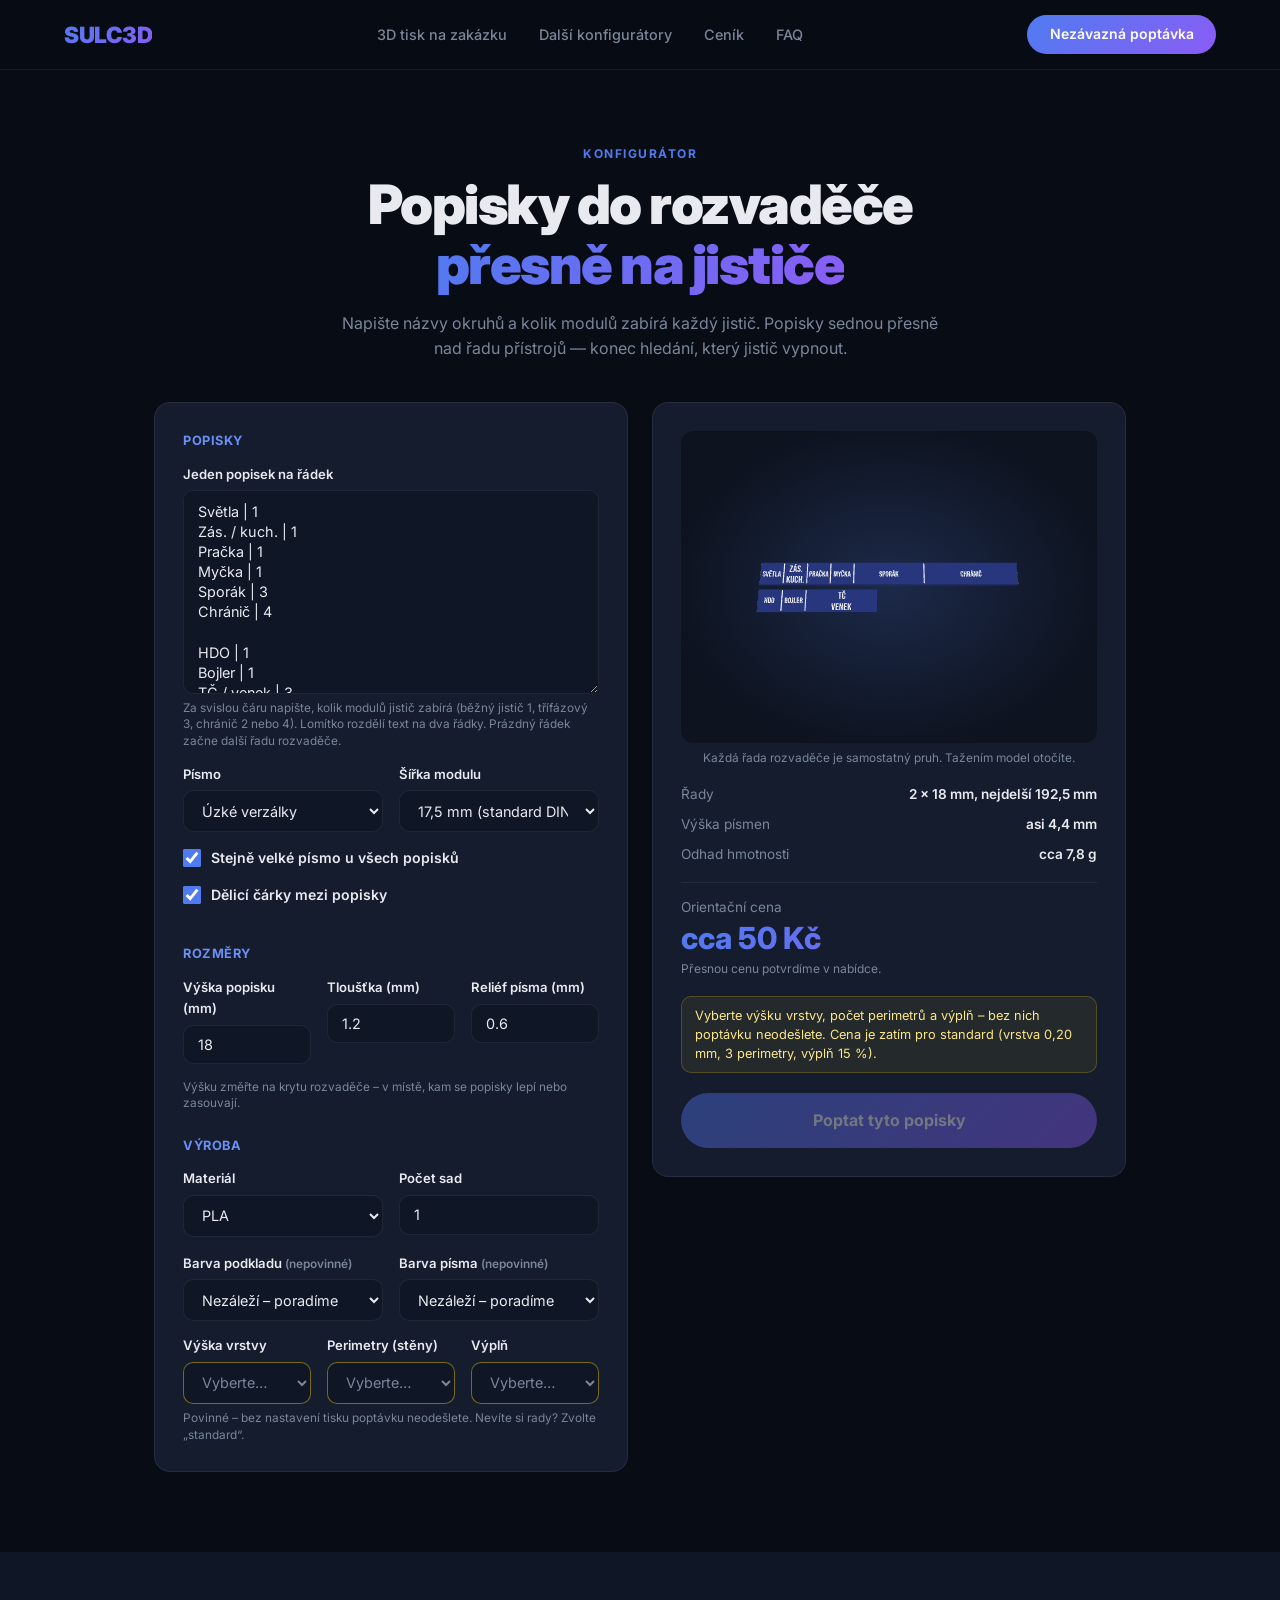
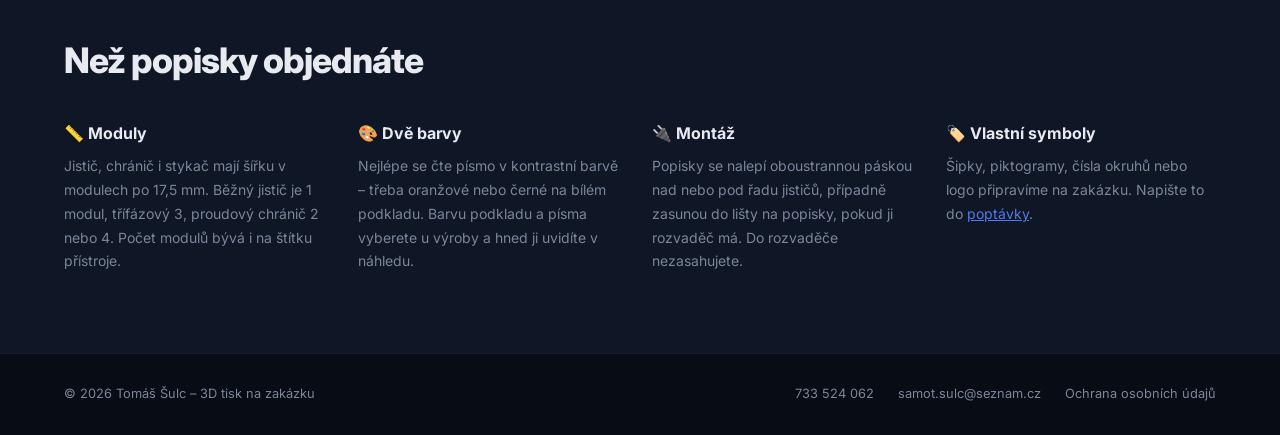
<file: rozvadec.html>
<!DOCTYPE html>
<html lang="cs">
<head>
  <meta charset="UTF-8" />
  <meta name="viewport" content="width=device-width, initial-scale=1.0" />
  <title>Popisky do elektrorozvaděče na míru – 3D tisk | sulc3d.cz</title>
  <meta name="description" content="Konfigurátor popisků do elektrorozvaděče. Napište názvy okruhů, zvolte šířku podle jističů a barvy – popisky přesně sednou na řadu modulů 17,5 mm." />
  <meta name="theme-color" content="#080c14" />
  <link rel="canonical" href="https://sulc3d.cz/rozvadec" />
  <link rel="icon" href="favicon.svg" type="image/svg+xml" />
  <meta property="og:type" content="website" />
  <meta property="og:locale" content="cs_CZ" />
  <meta property="og:site_name" content="sulc3d" />
  <meta property="og:title" content="Popisky do elektrorozvaděče na míru" />
  <meta property="og:description" content="Názvy okruhů, šířka podle jističů, dvě barvy. Náhled a orientační cena hned." />
  <meta property="og:url" content="https://sulc3d.cz/rozvadec" />
  <meta property="og:image" content="https://sulc3d.cz/og.png" />
  <link rel="preconnect" href="https://fonts.googleapis.com" />
  <link rel="preconnect" href="https://fonts.gstatic.com" crossorigin />
  <link href="https://fonts.googleapis.com/css2?family=Bebas+Neue&family=Fredoka:wght@600&family=Inter:wght@400;500;600;700;800;900&family=Lobster&family=Pacifico&display=swap" rel="stylesheet" />
  <link rel="stylesheet" href="konfigurator.css" />
</head>
<body>

<nav>
  <a href="/" class="logo">SULC3D</a>
  <ul class="nav-links">
    <li><a href="/">3D tisk na zakázku</a></li>
    <li><a href="/#konfiguratory">Další konfigurátory</a></li>
    <li><a href="/#cenik">Ceník</a></li>
    <li><a href="/#faq">FAQ</a></li>
  </ul>
  <a href="/#naceneni" class="nav-cta">Nezávazná poptávka</a>
</nav>

<header>
  <div class="section-tag">Konfigurátor</div>
  <h1>Popisky do rozvaděče<br /><span class="grad-text">přesně na jističe</span></h1>
  <p class="lead">Napište názvy okruhů a kolik modulů zabírá každý jistič. Popisky sednou přesně nad řadu přístrojů — konec hledání, který jistič vypnout.</p>
</header>

<main>
<div class="config">

  <form class="panel" id="cfg" novalidate>
    <fieldset>
      <legend>Popisky</legend>
      <div class="field" style="margin-bottom:0.9rem;">
        <label for="labels">Jeden popisek na řádek</label>
        <textarea id="labels" rows="9" maxlength="1500">Světla | 1
Zás. / kuch. | 1
Pračka | 1
Myčka | 1
Sporák | 3
Chránič | 4

HDO | 1
Bojler | 1
TČ / venek | 3</textarea>
        <small>Za svislou čáru napište, kolik modulů jistič zabírá (běžný jistič 1, třífázový 3, chránič 2 nebo 4). Lomítko rozdělí text na dva řádky. Prázdný řádek začne další řadu rozvaděče.</small>
      </div>
      <div class="row">
        <div class="field">
          <label for="font">Písmo</label>
          <select id="font"></select>
        </div>
        <div class="field">
          <label for="pitch">Šířka modulu</label>
          <select id="pitch">
            <option value="17.5" selected>17,5 mm (standard DIN)</option>
            <option value="18">18 mm</option>
          </select>
        </div>
      </div>
      <label class="check"><input type="checkbox" id="same" checked /> Stejně velké písmo u všech popisků</label>
      <label class="check"><input type="checkbox" id="sep" checked /> Dělicí čárky mezi popisky</label>
    </fieldset>

    <fieldset>
      <legend>Rozměry</legend>
      <div class="row three">
        <div class="field">
          <label for="h">Výška popisku (mm)</label>
          <input type="number" id="h" value="18" min="8" max="40" step="0.5" inputmode="decimal" />
        </div>
        <div class="field">
          <label for="t">Tloušťka (mm)</label>
          <input type="number" id="t" value="1.2" min="0.8" max="4" step="0.1" inputmode="decimal" />
        </div>
        <div class="field">
          <label for="depth">Reliéf písma (mm)</label>
          <input type="number" id="depth" value="0.6" min="0.4" max="2" step="0.1" inputmode="decimal" />
        </div>
      </div>
      <div class="field">
        <small>Výšku změřte na krytu rozvaděče – v místě, kam se popisky lepí nebo zasouvají.</small>
      </div>
    </fieldset>

    <fieldset style="margin-bottom:0;">
      <legend>Výroba</legend>
      <div class="row color-row" style="margin-bottom:0;">
        <div class="field">
          <label for="material">Materiál</label>
          <select id="material">
            <option value="PLA" selected>PLA</option>
            <option value="PETG">PETG</option>
            <option value="ABS / ASA">ASA (teplejší prostředí)</option>
          </select>
        </div>
        <div class="field">
          <label for="kusu">Počet sad</label>
          <input type="number" id="kusu" value="1" min="1" step="1" inputmode="numeric" />
        </div>
        <div class="field">
          <label for="barva">Barva podkladu <small>(nepovinné)</small></label>
          <select id="barva"></select>
        </div>
        <div class="field">
          <label for="barva2">Barva písma <small>(nepovinné)</small></label>
          <select id="barva2"></select>
        </div>
      </div>
      <div class="row three print-row">
        <div class="field">
          <label for="vrstva">Výška vrstvy</label>
          <select id="vrstva" required></select>
        </div>
        <div class="field">
          <label for="perimetry">Perimetry (stěny)</label>
          <select id="perimetry" required></select>
        </div>
        <div class="field">
          <label for="vypln">Výplň</label>
          <select id="vypln" required></select>
        </div>
      </div>
      <p class="print-hint">Povinné – bez nastavení tisku poptávku neodešlete. Nevíte si rady? Zvolte „standard“.</p>
    </fieldset>
  </form>

  <div class="panel preview">
    <canvas id="canvas" class="model-canvas" role="img" aria-label="3D náhled popisků do rozvaděče – tažením lze otáčet"></canvas>
    <p class="hint">Každá řada rozvaděče je samostatný pruh. Tažením model otočíte.</p>

    <div class="results">
      <div class="res-row"><span>Řady</span><strong id="rSize">–</strong></div>
      <div class="res-row"><span>Výška písmen</span><strong id="rLetter">–</strong></div>
      <div class="res-row"><span>Odhad hmotnosti</span><strong id="rWeight">–</strong></div>
      <div class="price">
        Orientační cena
        <strong id="rPrice" class="grad-text">–</strong>
        <small>Přesnou cenu potvrdíme v nabídce.</small>
      </div>
    </div>

    <ul class="messages" id="messages" aria-live="polite"></ul>
    <a href="/#naceneni" class="btn-primary" id="order">Poptat tyto popisky</a>
    <button type="button" class="btn-secondary" id="stlBtn" hidden>Stáhnout STL</button>
  </div>

</div>

<section class="info">
  <h2>Než popisky objednáte</h2>
  <div class="info-grid">
    <div class="info-card">
      <h3>📏 Moduly</h3>
      <p>Jistič, chránič i stykač mají šířku v modulech po 17,5 mm. Běžný jistič je 1 modul, třífázový 3, proudový chránič 2 nebo 4. Počet modulů bývá i na štítku přístroje.</p>
    </div>
    <div class="info-card">
      <h3>🎨 Dvě barvy</h3>
      <p>Nejlépe se čte písmo v kontrastní barvě – třeba oranžové nebo černé na bílém podkladu. Barvu podkladu a písma vyberete u výroby a hned ji uvidíte v náhledu.</p>
    </div>
    <div class="info-card">
      <h3>🔌 Montáž</h3>
      <p>Popisky se nalepí oboustrannou páskou nad nebo pod řadu jističů, případně zasunou do lišty na popisky, pokud ji rozvaděč má. Do rozvaděče nezasahujete.</p>
    </div>
    <div class="info-card">
      <h3>🏷️ Vlastní symboly</h3>
      <p>Šipky, piktogramy, čísla okruhů nebo logo připravíme na zakázku. Napište to do <a href="/#naceneni">poptávky</a>.</p>
    </div>
  </div>
</section>
</main>

<footer>
  <span>© 2026 Tomáš Šulc – 3D tisk na zakázku</span>
  <span>
    <a href="tel:+420733524062">733 524 062</a>
    <a href="mailto:samot.sulc@seznam.cz">samot.sulc@seznam.cz</a>
    <a href="/ochrana-osobnich-udaju">Ochrana osobních údajů</a>
  </span>
</footer>

<script src="model.js"></script>
<script src="relief.js"></script>
<script src="konfig.js"></script>
<script>
  const { $, num, mm, MAX_TRIS, FONTS, loadFont, layoutText, raster, init } = window.Sulc3DKonfig;
  const { buildRelief } = window.Sulc3DRelief;
  const csNum = window.Sulc3D.csNum;
  const BED = 230;      // mm, nejdelší pruh, který se vejde na tiskárnu
  const GAP = 4;        // mm, mezera mezi řadami v souboru
  const SEP_W = 0.8;    // mm, šířka dělicí čárky
  const PAD = 1.2;      // mm, okraj kolem textu v popisku
  const MAX_ROWS = 6;

  for (const [key, f] of Object.entries(FONTS)) $('font').add(new Option(f.label, key));
  $('font').value = 'bebas'; // úzké písmo se do modulu 17,5 mm vejde větší

  // „Text / druhý řádek | moduly“ → { lines, mods }; prázdný řádek odděluje řady
  function parse(text) {
    const rows = [[]];
    for (const raw of text.split('\n')) {
      const line = raw.trim();
      if (!line) { if (rows[rows.length - 1].length) rows.push([]); continue; }
      const [t, m] = line.split('|');
      const mods = m === undefined ? 1 : parseInt(m, 10);
      rows[rows.length - 1].push({ lines: t.split('/').map(s => s.trim()).filter(Boolean).slice(0, 2), mods, raw: line });
    }
    return rows.filter(r => r.length);
  }

  async function compute(ctx) {
    const p = { h: num('h'), t: num('t'), depth: num('depth'), pitch: parseFloat($('pitch').value),
      font: $('font').value, same: $('same').checked, sep: $('sep').checked };
    const ok = [ctx.range(p.h, 8, 40, 'Výška popisku'), ctx.range(p.t, 0.8, 4, 'Tloušťka'), ctx.range(p.depth, 0.4, 2, 'Reliéf písma')];
    const rows = parse($('labels').value);
    if (!rows.length) { ctx.error('Napište aspoň jeden popisek.'); ok.push(false); }
    if (rows.length > MAX_ROWS) { ctx.error(`Najednou jde nejvýš ${MAX_ROWS} řad. Další pošlete jako druhou poptávku.`); ok.push(false); }
    rows.flat().forEach(l => {
      if (!(l.mods >= 1 && l.mods <= 12)) { ctx.error(`„${l.raw}“: počet modulů musí být 1 až 12.`); ok.push(false); }
    });
    if (ok.includes(false)) return null;
    const lens = rows.map(r => r.reduce((s, l) => s + l.mods, 0) * p.pitch);
    lens.forEach((L, i) => {
      if (L > BED) { ctx.error(`Řada ${i + 1} je dlouhá ${mm(L)} mm, na tiskárnu se vejde nejvýš ${BED} mm. Rozdělte ji prázdným řádkem na dvě.`); ok.push(false); }
    });
    if (ok.includes(false)) return null;
    await loadFont(p.font, rows.flat().map(l => l.lines.join(' ')).join(' '));

    const W = Math.max(...lens), H = rows.length * p.h + (rows.length - 1) * GAP;
    let cell = Math.max(0.12, Math.max(W, H) / 1600), pos, letter = 0;
    for (let attempt = 0; attempt < 5; attempt++) {
      const nx = Math.round(W / cell), ny = Math.round(H / cell), s = W / nx;
      const R = raster(nx, ny), c = R.ctx;
      // podklad: pruh na každou řadu
      R.clear();
      rows.forEach((_, i) => c.fillRect(0, i * (p.h + GAP) / s, lens[i] / s, p.h / s));
      const plate = R.mask();
      // text a dělicí čárky
      R.clear();
      const boxes = [];
      rows.forEach((row, i) => {
        let x = 0;
        const y = i * (p.h + GAP);
        row.forEach((l, k) => {
          const w = l.mods * p.pitch;
          const sepL = p.sep && k > 0 ? SEP_W / 2 : 0, sepR = p.sep && k < row.length - 1 ? SEP_W / 2 : 0;
          boxes.push({ l, cx: x + (sepL + w - sepR) / 2, cy: y + p.h / 2, aw: w - sepL - sepR - 2 * PAD, ah: p.h - 2 * PAD });
          if (p.sep && k > 0) c.fillRect((x - SEP_W / 2) / s, (y + 0.8) / s, SEP_W / s, (p.h - 1.6) / s);
          x += w;
        });
      });
      // stejná velikost písma: nejmenší, která se vejde do všech popisků se stejným počtem řádků textu
      const lay = boxes.map(b => b.l.lines.length ? layoutText(c, b.l.lines, p.font, b.aw / s, b.ah / s) : null);
      const minPx = {};
      lay.forEach((L, i) => { if (L) { const n = boxes[i].l.lines.length; minPx[n] = Math.min(minPx[n] || Infinity, L.px); } });
      boxes.forEach((b, i) => {
        if (!lay[i]) return;
        const L = p.same ? layoutText(c, b.l.lines, p.font, b.aw / s, b.ah / s, minPx[b.l.lines.length]) : lay[i];
        L.draw(c, b.cx / s, b.cy / s);
        b.px = L.px * s;
      });
      letter = Math.min(...boxes.filter(b => b.px).map(b => b.px)) * 0.72;
      const ink = R.mask();
      const levels = new Uint8Array(nx * ny);
      for (let k = 0; k < levels.length; k++) levels[k] = plate[k] ? (ink[k] ? 2 : 1) : 0;
      pos = buildRelief({ nx, ny, cell: s, levels, heights: [0, p.t, p.t + p.depth] });
      if (pos.length / 9 <= MAX_TRIS) break;
      cell *= 1.3;
    }

    if (letter < 3) ctx.warn(`Písmena vycházejí jen asi ${mm(letter)} mm vysoká. Zkraťte texty, použijte dva řádky, nebo zvětšete výšku popisků.`);
    const count = rows.flat().length;
    const list = rows.map((row, i) => `řada ${i + 1}: ` + row.map(l => `${l.lines.join(' / ') || '(prázdný)'} (${l.mods} mod.)`).join(', ')).join('; ');
    return {
      pos,
      multi: rows.length > 1,
      name: `popisky-rozvadec-${count}ks.stl`,
      viewOpts: { tintZ: [p.t, p.t + p.depth], view: { yaw: 0, pitch: 1.15, spin: false } },
      rows: { rSize: `${rows.length} × ${mm(p.h)} mm, nejdelší ${mm(W)} mm`, rLetter: `asi ${mm(letter)} mm` },
      popis: 'Popisky do rozvaděče z konfigurátoru – ' + list +
        `. Rozteč modulu ${csNum(p.pitch, 1)} mm, výška ${mm(p.h)} mm, tloušťka ${mm(p.t)} mm, písmo ${FONTS[p.font].label.toLowerCase()} vystouplé o ${mm(p.depth)} mm` +
        `${p.sep ? ', s dělicími čárkami' : ''}.`
    };
  }

  init({ compute, debounce: 220 });
</script>
<!-- Cloudflare Web Analytics --><script type='module' src='https://static.cloudflareinsights.com/beacon.min.js' data-cf-beacon='{"token": "8d2520cd4a5444ecb5fbdb09e1e10b39"}'></script><!-- End Cloudflare Web Analytics -->
</body>
</html>
</file>
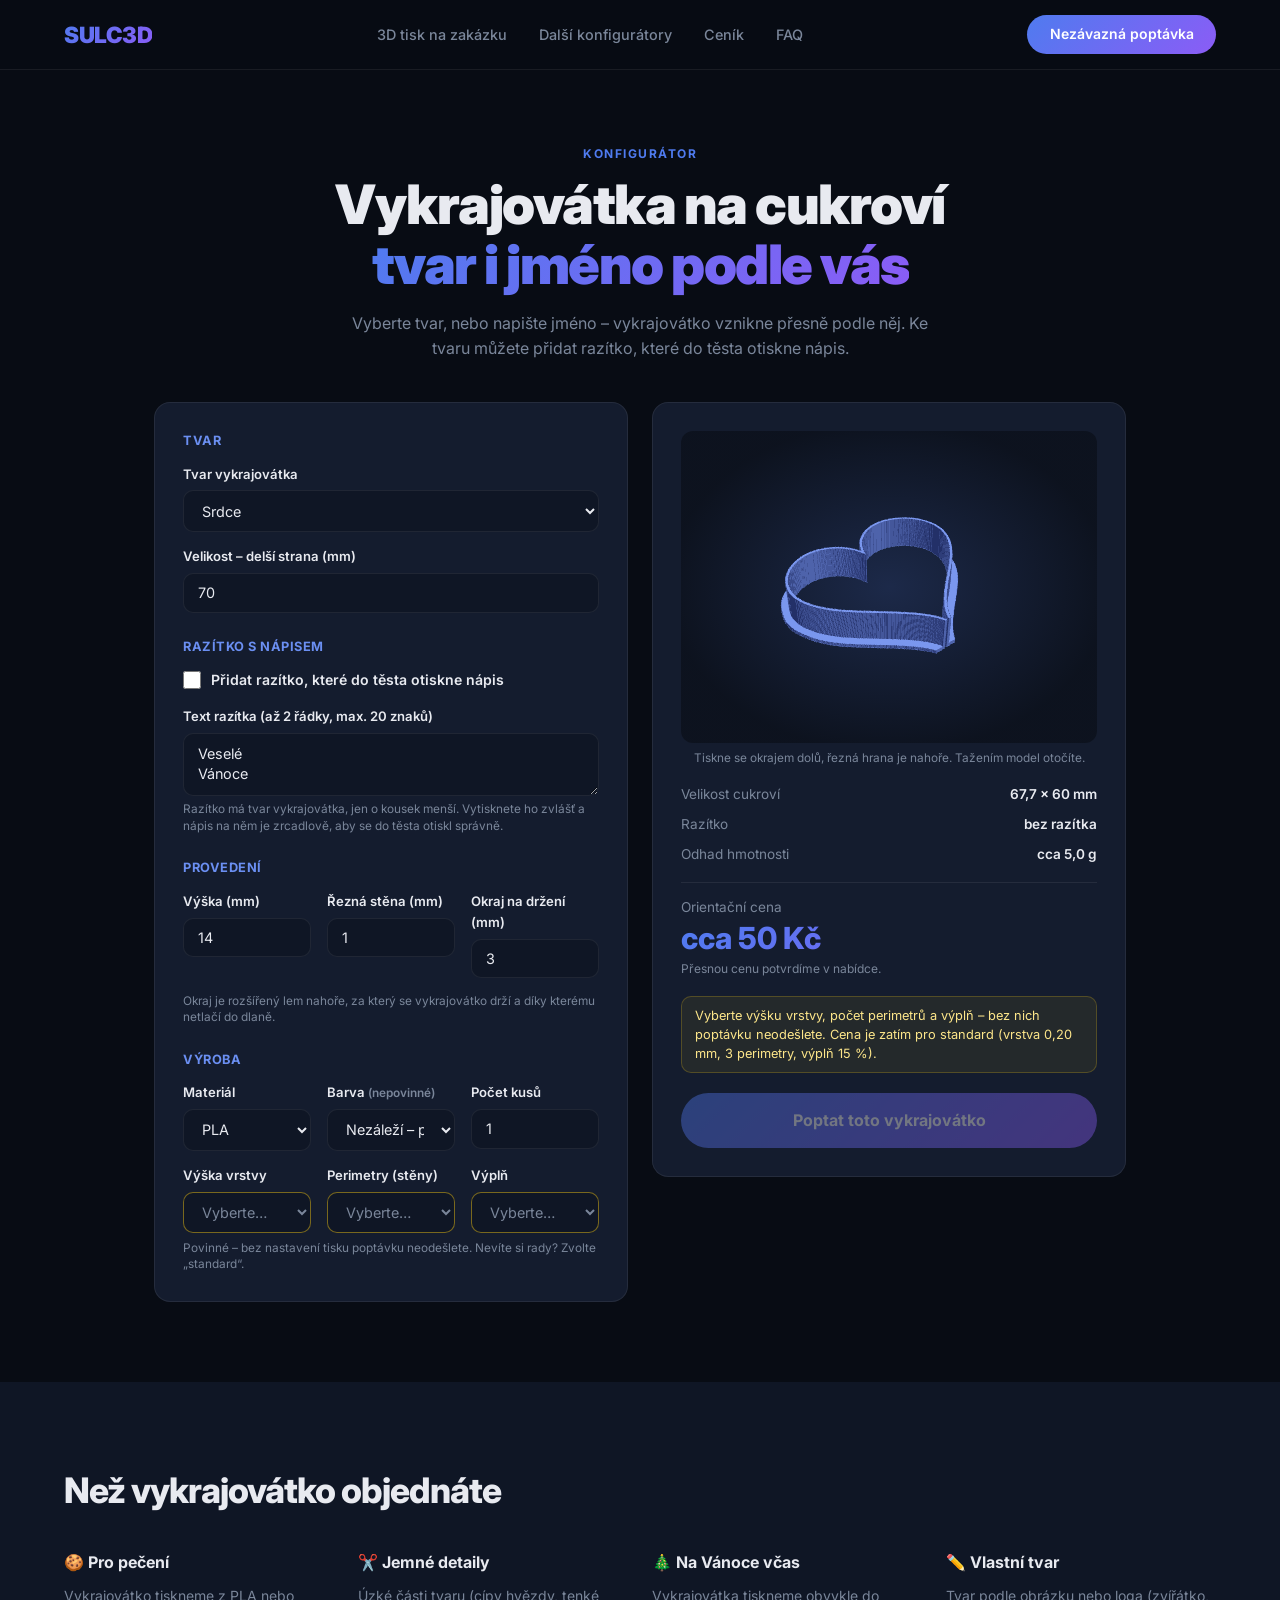
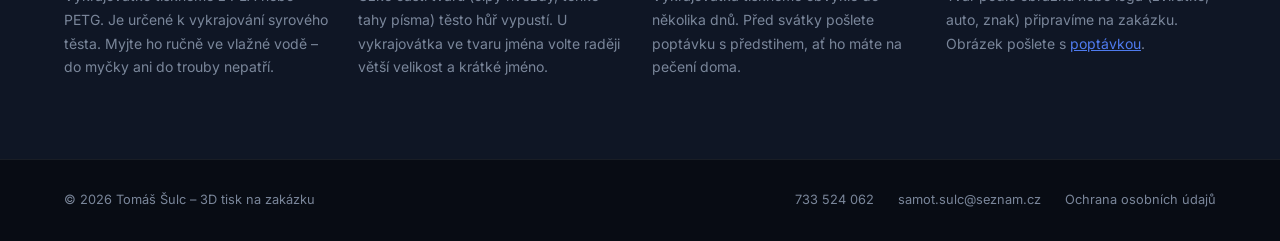
<file: vykrajovatka.html>
<!DOCTYPE html>
<html lang="cs">
<head>
  <meta charset="UTF-8" />
  <meta name="viewport" content="width=device-width, initial-scale=1.0" />
  <title>Vykrajovátka na cukroví na míru – 3D tisk | sulc3d.cz</title>
  <meta name="description" content="Konfigurátor vykrajovátek na cukroví: srdce, hvězda, stromeček, perníček i vykrajovátko ve tvaru jména. Volitelně razítko s nápisem do těsta." />
  <meta name="theme-color" content="#080c14" />
  <link rel="canonical" href="https://sulc3d.cz/vykrajovatka" />
  <link rel="icon" href="favicon.svg" type="image/svg+xml" />
  <meta property="og:type" content="website" />
  <meta property="og:locale" content="cs_CZ" />
  <meta property="og:site_name" content="sulc3d" />
  <meta property="og:title" content="Vykrajovátka na cukroví na míru" />
  <meta property="og:description" content="Srdce, hvězda, perníček nebo vykrajovátko ve tvaru jména. S razítkem s nápisem do těsta." />
  <meta property="og:url" content="https://sulc3d.cz/vykrajovatka" />
  <meta property="og:image" content="https://sulc3d.cz/og.png" />
  <link rel="preconnect" href="https://fonts.googleapis.com" />
  <link rel="preconnect" href="https://fonts.gstatic.com" crossorigin />
  <link href="https://fonts.googleapis.com/css2?family=Bebas+Neue&family=Fredoka:wght@600&family=Inter:wght@400;500;600;700;800;900&family=Lobster&family=Pacifico&display=swap" rel="stylesheet" />
  <link rel="stylesheet" href="konfigurator.css" />
</head>
<body>

<nav>
  <a href="/" class="logo">SULC3D</a>
  <ul class="nav-links">
    <li><a href="/">3D tisk na zakázku</a></li>
    <li><a href="/#konfiguratory">Další konfigurátory</a></li>
    <li><a href="/#cenik">Ceník</a></li>
    <li><a href="/#faq">FAQ</a></li>
  </ul>
  <a href="/#naceneni" class="nav-cta">Nezávazná poptávka</a>
</nav>

<header>
  <div class="section-tag">Konfigurátor</div>
  <h1>Vykrajovátka na cukroví<br /><span class="grad-text">tvar i jméno podle vás</span></h1>
  <p class="lead">Vyberte tvar, nebo napište jméno – vykrajovátko vznikne přesně podle něj. Ke tvaru můžete přidat razítko, které do těsta otiskne nápis.</p>
</header>

<main>
<div class="config">

  <form class="panel" id="cfg" novalidate>
    <fieldset>
      <legend>Tvar</legend>
      <div class="field" style="margin-bottom:0.9rem;">
        <label for="shape">Tvar vykrajovátka</label>
        <select id="shape">
          <option value="heart">Srdce</option>
          <option value="star">Hvězda</option>
          <option value="tree">Stromeček</option>
          <option value="ginger">Perníček</option>
          <option value="snowman">Sněhulák</option>
          <option value="circle">Kolečko</option>
          <option value="wavy">Vlnité kolečko</option>
          <option value="text">Nápis – vykrajovátko ve tvaru jména</option>
        </select>
      </div>
      <div class="field" id="fText" hidden>
        <label for="word">Nápis (až 10 znaků)</label>
        <input type="text" id="word" value="Anička" maxlength="10" />
        <small>Písmena se slijí do jednoho obrysu, ze kterého vznikne vykrajovátko.</small>
      </div>
      <div class="field">
        <label for="size">Velikost – delší strana (mm)</label>
        <input type="number" id="size" value="70" min="30" max="150" step="1" inputmode="decimal" />
      </div>
    </fieldset>

    <fieldset id="fStamp">
      <legend>Razítko s nápisem</legend>
      <label class="check"><input type="checkbox" id="stamp" /> Přidat razítko, které do těsta otiskne nápis</label>
      <div class="field">
        <label for="stampText">Text razítka (až 2 řádky, max. 20 znaků)</label>
        <textarea id="stampText" rows="2" maxlength="20">Veselé
Vánoce</textarea>
        <small>Razítko má tvar vykrajovátka, jen o kousek menší. Vytisknete ho zvlášť a nápis na něm je zrcadlově, aby se do těsta otiskl správně.</small>
      </div>
    </fieldset>

    <fieldset>
      <legend>Provedení</legend>
      <div class="row three">
        <div class="field">
          <label for="height">Výška (mm)</label>
          <input type="number" id="height" value="14" min="8" max="30" step="0.5" inputmode="decimal" />
        </div>
        <div class="field">
          <label for="wall">Řezná stěna (mm)</label>
          <input type="number" id="wall" value="1" min="0.8" max="2" step="0.1" inputmode="decimal" />
        </div>
        <div class="field">
          <label for="lip">Okraj na držení (mm)</label>
          <input type="number" id="lip" value="3" min="0" max="8" step="0.5" inputmode="decimal" />
        </div>
      </div>
      <div class="field">
        <small>Okraj je rozšířený lem nahoře, za který se vykrajovátko drží a díky kterému netlačí do dlaně.</small>
      </div>
    </fieldset>

    <fieldset style="margin-bottom:0;">
      <legend>Výroba</legend>
      <div class="row three color-row" style="margin-bottom:0;">
        <div class="field">
          <label for="material">Materiál</label>
          <select id="material">
            <option value="PLA" selected>PLA</option>
            <option value="PETG">PETG</option>
          </select>
        </div>
        <div class="field">
          <label for="barva">Barva <small>(nepovinné)</small></label>
          <select id="barva"></select>
        </div>
        <div class="field">
          <label for="kusu">Počet kusů</label>
          <input type="number" id="kusu" value="1" min="1" step="1" inputmode="numeric" />
        </div>
      </div>
      <div class="row three print-row">
        <div class="field">
          <label for="vrstva">Výška vrstvy</label>
          <select id="vrstva" required></select>
        </div>
        <div class="field">
          <label for="perimetry">Perimetry (stěny)</label>
          <select id="perimetry" required></select>
        </div>
        <div class="field">
          <label for="vypln">Výplň</label>
          <select id="vypln" required></select>
        </div>
      </div>
      <p class="print-hint">Povinné – bez nastavení tisku poptávku neodešlete. Nevíte si rady? Zvolte „standard“.</p>
    </fieldset>
  </form>

  <div class="panel preview">
    <canvas id="canvas" class="model-canvas" role="img" aria-label="3D náhled vykrajovátka – tažením lze otáčet"></canvas>
    <p class="hint">Tiskne se okrajem dolů, řezná hrana je nahoře. Tažením model otočíte.</p>

    <div class="results">
      <div class="res-row"><span>Velikost cukroví</span><strong id="rSize">–</strong></div>
      <div class="res-row"><span>Razítko</span><strong id="rStamp">–</strong></div>
      <div class="res-row"><span>Odhad hmotnosti</span><strong id="rWeight">–</strong></div>
      <div class="price">
        Orientační cena
        <strong id="rPrice" class="grad-text">–</strong>
        <small>Přesnou cenu potvrdíme v nabídce.</small>
      </div>
    </div>

    <ul class="messages" id="messages" aria-live="polite"></ul>
    <a href="/#naceneni" class="btn-primary" id="order">Poptat toto vykrajovátko</a>
    <button type="button" class="btn-secondary" id="stlBtn" hidden>Stáhnout STL</button>
  </div>

</div>

<section class="info">
  <h2>Než vykrajovátko objednáte</h2>
  <div class="info-grid">
    <div class="info-card">
      <h3>🍪 Pro pečení</h3>
      <p>Vykrajovátko tiskneme z PLA nebo PETG. Je určené k vykrajování syrového těsta. Myjte ho ručně ve vlažné vodě – do myčky ani do trouby nepatří.</p>
    </div>
    <div class="info-card">
      <h3>✂️ Jemné detaily</h3>
      <p>Úzké části tvaru (cípy hvězdy, tenké tahy písma) těsto hůř vypustí. U vykrajovátka ve tvaru jména volte raději větší velikost a krátké jméno.</p>
    </div>
    <div class="info-card">
      <h3>🎄 Na Vánoce včas</h3>
      <p>Vykrajovátka tiskneme obvykle do několika dnů. Před svátky pošlete poptávku s předstihem, ať ho máte na pečení doma.</p>
    </div>
    <div class="info-card">
      <h3>✏️ Vlastní tvar</h3>
      <p>Tvar podle obrázku nebo loga (zvířátko, auto, znak) připravíme na zakázku. Obrázek pošlete s <a href="/#naceneni">poptávkou</a>.</p>
    </div>
  </div>
</section>
</main>

<footer>
  <span>© 2026 Tomáš Šulc – 3D tisk na zakázku</span>
  <span>
    <a href="tel:+420733524062">733 524 062</a>
    <a href="mailto:samot.sulc@seznam.cz">samot.sulc@seznam.cz</a>
    <a href="/ochrana-osobnich-udaju">Ochrana osobních údajů</a>
  </span>
</footer>

<script src="model.js"></script>
<script src="relief.js"></script>
<script src="konfig.js"></script>
<script>
  const { $, num, mm, MAX_TRIS, loadFont, layoutText, raster, init } = window.Sulc3DKonfig;
  const { buildRelief } = window.Sulc3DRelief;
  const LIP_H = 1.6;        // mm, výška okraje na držení
  const STAMP_GAP = 1.2;    // mm, o kolik je razítko menší než tvar
  const STAMP_T = 3, STAMP_R = 1.5; // mm, deska razítka a výška písma
  const NAMES = { heart: 'srdce', star: 'hvězda', tree: 'stromeček', ginger: 'perníček', snowman: 'sněhulák', circle: 'kolečko', wavy: 'vlnité kolečko', text: 'nápis' };

  // Tvary v jednotkovém čtverci (střed 0, delší strana 1), kreslené plnou barvou
  const SHAPES = {
    circle(c) { c.beginPath(); c.arc(0, 0, 0.5, 0, 2 * Math.PI); c.fill(); },
    wavy(c) {
      c.beginPath();
      for (let k = 0; k <= 360; k++) {
        const a = k / 360 * 2 * Math.PI, r = 0.455 + 0.045 * Math.cos(12 * a);
        k ? c.lineTo(r * Math.cos(a), r * Math.sin(a)) : c.moveTo(r, 0);
      }
      c.fill();
    },
    heart(c) {
      c.beginPath();
      for (let k = 0; k <= 360; k++) {
        const t = k / 360 * 2 * Math.PI;
        const x = 16 * Math.sin(t) ** 3, y = -(13 * Math.cos(t) - 5 * Math.cos(2 * t) - 2 * Math.cos(3 * t) - Math.cos(4 * t));
        k ? c.lineTo(x / 33, (y + 2.5) / 33) : c.moveTo(x / 33, (y + 2.5) / 33);
      }
      c.fill();
    },
    star(c) {
      c.beginPath();
      for (let k = 0; k < 10; k++) {
        const a = -Math.PI / 2 + k * Math.PI / 5, r = k % 2 ? 0.21 : 0.5;
        k ? c.lineTo(r * Math.cos(a), r * Math.sin(a) + 0.05) : c.moveTo(r * Math.cos(a), r * Math.sin(a) + 0.05);
      }
      c.closePath(); c.fill();
      c.lineJoin = 'round'; c.lineWidth = 0.05; c.stroke(); // zakulacené cípy se líp vykrajují
    },
    tree(c) {
      const tier = (y, w, h) => { c.beginPath(); c.moveTo(0, y); c.lineTo(w / 2, y + h); c.lineTo(-w / 2, y + h); c.closePath(); c.fill(); c.stroke(); };
      c.lineJoin = 'round'; c.lineWidth = 0.04;
      tier(-0.48, 0.42, 0.34); tier(-0.3, 0.6, 0.36); tier(-0.1, 0.8, 0.42);
      c.fillRect(-0.08, 0.3, 0.16, 0.18);
    },
    snowman(c) {
      c.beginPath(); c.arc(0, -0.29, 0.19, 0, 2 * Math.PI); c.fill();
      c.beginPath(); c.arc(0, 0.17, 0.31, 0, 2 * Math.PI); c.fill();
    },
    ginger(c) {
      c.lineCap = 'round';
      c.beginPath(); c.arc(0, -0.33, 0.15, 0, 2 * Math.PI); c.fill();
      c.lineWidth = 0.17;
      c.beginPath(); c.moveTo(-0.33, -0.1); c.lineTo(0.33, -0.1); c.stroke();          // ruce
      c.beginPath(); c.moveTo(0, -0.15); c.lineTo(0, 0.15); c.lineWidth = 0.32; c.stroke(); // tělo
      c.lineWidth = 0.17;
      c.beginPath(); c.moveTo(-0.08, 0.1); c.lineTo(-0.2, 0.41); c.stroke();          // nohy
      c.beginPath(); c.moveTo(0.08, 0.1); c.lineTo(0.2, 0.41); c.stroke();
    }
  };

  // Vzdálenost (v buňkách) od nejbližší buňky masky; dvouprůchodová aproximace eukleidovské
  function distance(mask, nx, ny) {
    const INF = 1e9, d = new Float32Array(nx * ny), D = Math.SQRT2;
    for (let k = 0; k < d.length; k++) d[k] = mask[k] ? 0 : INF;
    for (let j = 0; j < ny; j++) for (let i = 0; i < nx; i++) {
      const k = j * nx + i; let v = d[k];
      if (i > 0) v = Math.min(v, d[k - 1] + 1);
      if (j > 0) { v = Math.min(v, d[k - nx] + 1); if (i > 0) v = Math.min(v, d[k - nx - 1] + D); if (i < nx - 1) v = Math.min(v, d[k - nx + 1] + D); }
      d[k] = v;
    }
    for (let j = ny - 1; j >= 0; j--) for (let i = nx - 1; i >= 0; i--) {
      const k = j * nx + i; let v = d[k];
      if (i < nx - 1) v = Math.min(v, d[k + 1] + 1);
      if (j < ny - 1) { v = Math.min(v, d[k + nx] + 1); if (i < nx - 1) v = Math.min(v, d[k + nx + 1] + D); if (i > 0) v = Math.min(v, d[k + nx - 1] + D); }
      d[k] = v;
    }
    return d;
  }

  // Posun sítě v rovině
  function shift(pos, dx) {
    const out = new Float32Array(pos);
    for (let i = 0; i < out.length; i += 3) out[i] += dx;
    return out;
  }

  async function compute(ctx) {
    const p = { shape: $('shape').value, size: num('size'), height: num('height'), wall: num('wall'), lip: num('lip'),
      stamp: $('stamp').checked, word: $('word').value.trim(), stampText: $('stampText').value.split('\n').map(s => s.trim()).filter(Boolean).slice(0, 2) };
    const isText = p.shape === 'text';
    $('fText').hidden = !isText;
    $('fStamp').hidden = isText;
    $('stampText').disabled = !p.stamp;
    const ok = [ctx.range(p.size, 30, 150, 'Velikost'), ctx.range(p.height, 8, 30, 'Výška'), ctx.range(p.wall, 0.8, 2, 'Řezná stěna'), ctx.range(p.lip, 0, 8, 'Okraj')];
    if (isText && !p.word) { ctx.error('Napište nápis, ze kterého má vykrajovátko vzniknout.'); ok.push(false); }
    const useStamp = p.stamp && !isText;
    if (useStamp && !p.stampText.length) { ctx.error('Napište text razítka, nebo razítko vypněte.'); ok.push(false); }
    if (ok.includes(false)) return null;
    if (isText) await loadFont('fredoka', p.word);
    if (useStamp) await loadFont('fredoka', p.stampText.join(' '));

    const outer = p.wall + p.lip;            // mm kolem tvaru
    const full = p.size + 2 * outer + 2;     // mm, rastr s rezervou
    let cell = Math.max(0.18, full / 700), parts, shapeW = 0, shapeH = 0;
    for (let attempt = 0; attempt < 5; attempt++) {
      const n = Math.round(full / cell), s = full / n;
      const R = raster(n, n), c = R.ctx;
      R.clear();
      c.save();
      c.translate(n / 2, n / 2);
      if (isText) {
        // nápis: písmena slitá tlustým obrysem do jednoho tvaru
        const L = layoutText(c, [p.word], 'fredoka', p.size * 0.9 / s, p.size * 0.6 / s);
        c.lineWidth = Math.max(2.5, p.size * 0.04) / s;
        L.draw(c, 0, 0);
        L.draw(c, 0, 0, 'stroke', c.lineWidth);
      } else {
        c.scale(p.size / s, p.size / s);
        SHAPES[p.shape](c);
      }
      c.restore();
      const shape = R.mask();
      // skutečný rozměr tvaru
      let x0 = n, x1 = -1, y0 = n, y1 = -1;
      for (let j = 0; j < n; j++) for (let i = 0; i < n; i++) if (shape[j * n + i]) { if (i < x0) x0 = i; if (i > x1) x1 = i; if (j < y0) y0 = j; if (j > y1) y1 = j; }
      if (x1 < 0) { ctx.error('Tvar se nepodařilo vytvořit.'); return null; }
      shapeW = (x1 - x0 + 1) * s; shapeH = (y1 - y0 + 1) * s;
      // řezná stěna = pás kolem tvaru, okraj = širší pás pod ní
      const dOut = distance(shape, n, n);
      const levels = new Uint8Array(n * n);
      for (let k = 0; k < levels.length; k++) {
        const d = dOut[k] * s;
        if (shape[k]) continue;
        if (d <= p.wall + 0.5 * s) levels[k] = 2;
        else if (d <= outer + 0.5 * s && p.lip > 0) levels[k] = 1;
      }
      const cutter = buildRelief({ nx: n, ny: n, cell: s, levels, heights: [0, LIP_H, p.height] });
      parts = [cutter];
      if (useStamp) {
        // razítko: tvar zmenšený o STAMP_GAP, na něm zrcadlový nápis
        const inv = new Uint8Array(n * n);
        for (let k = 0; k < inv.length; k++) inv[k] = shape[k] ? 0 : 1;
        const dIn = distance(inv, n, n);
        R.clear();
        const L = layoutText(c, p.stampText, 'fredoka', shapeW * 0.62 / s, shapeH * 0.5 / s);
        c.save(); c.translate(n / 2, n / 2); c.scale(-1, 1); L.draw(c, 0, 0); c.restore();
        const ink = R.mask();
        const sl = new Uint8Array(n * n);
        for (let k = 0; k < sl.length; k++) {
          if (!shape[k] || dIn[k] * s <= STAMP_GAP) continue;
          sl[k] = ink[k] ? 2 : 1;
        }
        const stamp = buildRelief({ nx: n, ny: n, cell: s, levels: sl, heights: [0, STAMP_T, STAMP_T + STAMP_R] });
        parts.push(shift(stamp, full + 4));
      }
      const tris = parts.reduce((t, q) => t + q.length / 9, 0);
      if (tris <= MAX_TRIS) break;
      cell *= 1.3;
    }
    const pos = parts.length > 1 ? (() => { const o = new Float32Array(parts[0].length + parts[1].length); o.set(parts[0]); o.set(parts[1], parts[0].length); return o; })() : parts[0];
    const what = isText ? `ve tvaru nápisu „${p.word}“` : `tvar ${NAMES[p.shape]}`;
    if (isText && shapeH < 20) ctx.warn('Nápis vychází nízký a tenké části písmen se z těsta špatně vyklápějí. Zvětšete velikost, nebo zkraťte nápis.');
    return {
      pos,
      multi: parts.length > 1,
      fitSize: [shapeW + 2 * outer, shapeH + 2 * outer, p.height],
      name: `vykrajovatko-${isText ? 'napis' : p.shape}-${mm(p.size)}.stl`,
      viewOpts: { view: { yaw: 0.5, pitch: 0.7 } },
      rows: { rSize: `${mm(shapeW)} × ${mm(shapeH)} mm`, rStamp: useStamp ? `„${p.stampText.join(' / ')}“` : 'bez razítka' },
      popis: `Vykrajovátko z konfigurátoru – ${what}, velikost cukroví ${mm(shapeW)} × ${mm(shapeH)} mm, výška ${mm(p.height)} mm, ` +
        `řezná stěna ${mm(p.wall)} mm, okraj ${mm(p.lip)} mm` + (useStamp ? `; s razítkem s nápisem „${p.stampText.join(' / ')}“.` : '.')
    };
  }

  init({ compute, debounce: 250 });
</script>
<!-- Cloudflare Web Analytics --><script type='module' src='https://static.cloudflareinsights.com/beacon.min.js' data-cf-beacon='{"token": "8d2520cd4a5444ecb5fbdb09e1e10b39"}'></script><!-- End Cloudflare Web Analytics -->
</body>
</html>
</file>
<file: konfigurator.css>
*, *::before, *::after { box-sizing: border-box; margin: 0; padding: 0; }

:root {
  --bg:       #080c14;
  --surface:  #0f1625;
  --card:     #141c2e;
  --border:   rgba(255,255,255,0.07);
  --blue:     #4f7bef;
  --grad:     linear-gradient(135deg, #4f7bef, #8b5cf6);
  --text:     #e8eaf0;
  --muted:    #7a869a;
  --radius:   16px;
}

body {
  font-family: 'Inter', sans-serif;
  background: var(--bg);
  color: var(--text);
  line-height: 1.6;
  overflow-x: hidden;
}

:focus-visible { outline: 2px solid var(--blue); outline-offset: 3px; }

.grad-text {
  background: var(--grad);
  -webkit-background-clip: text;
  -webkit-text-fill-color: transparent;
  background-clip: text;
}

/* ── NAVBAR ────────────────────────────────── */
nav {
  position: sticky;
  top: 0;
  z-index: 100;
  display: flex;
  align-items: center;
  justify-content: space-between;
  gap: 1rem;
  padding: 0 5%;
  height: 70px;
  background: rgba(8,12,20,0.95);
  backdrop-filter: blur(14px);
  border-bottom: 1px solid var(--border);
}

.logo {
  font-size: 1.4rem;
  font-weight: 900;
  letter-spacing: -0.5px;
  text-decoration: none;
  background: var(--grad);
  -webkit-background-clip: text;
  -webkit-text-fill-color: transparent;
  background-clip: text;
}

.nav-links { display: flex; gap: 2rem; list-style: none; }

.nav-links a {
  color: var(--muted);
  text-decoration: none;
  font-size: 0.9rem;
  font-weight: 500;
  white-space: nowrap;
  transition: color 0.2s;
}

.nav-links a:hover { color: var(--text); }

.nav-cta {
  padding: 0.5rem 1.4rem;
  background: var(--grad);
  color: #fff;
  font-weight: 600;
  font-size: 0.875rem;
  border-radius: 50px;
  text-decoration: none;
  white-space: nowrap;
}

/* ── HEADER ────────────────────────────────── */
header { padding: 70px 5% 40px; text-align: center; }

.section-tag {
  display: inline-block;
  font-size: 0.75rem;
  font-weight: 700;
  text-transform: uppercase;
  letter-spacing: 1.5px;
  color: var(--blue);
  margin-bottom: 0.75rem;
}

h1 {
  font-size: clamp(2rem, 5vw, 3.4rem);
  font-weight: 900;
  line-height: 1.1;
  letter-spacing: -1.5px;
  margin-bottom: 1rem;
}

.lead { color: var(--muted); max-width: 600px; margin: 0 auto; }

/* ── KONFIGURÁTOR ──────────────────────────── */
.config {
  display: grid;
  grid-template-columns: minmax(0, 1fr) minmax(0, 1fr);
  gap: 1.5rem;
  max-width: 1100px;
  margin: 0 auto;
  padding: 0 5% 80px;
  align-items: start;
}

.panel {
  background: var(--card);
  border: 1px solid var(--border);
  border-radius: var(--radius);
  padding: 1.75rem;
}

fieldset { border: none; margin-bottom: 1.5rem; }

legend {
  font-size: 0.8rem;
  font-weight: 700;
  text-transform: uppercase;
  letter-spacing: 0.5px;
  color: #6b8ff2; /* světlejší modrá kvůli kontrastu na tmavém pozadí (WCAG 4,5:1) */
  margin-bottom: 0.75rem;
}

.row { display: grid; grid-template-columns: 1fr 1fr; gap: 1rem; margin-bottom: 0.9rem; }
.row.three { grid-template-columns: 1fr 1fr 1fr; }

.field { display: flex; flex-direction: column; gap: 0.35rem; }
.field label { font-size: 0.82rem; font-weight: 600; }
.field small { font-size: 0.74rem; color: var(--muted); line-height: 1.4; }

.field input,
.field select {
  width: 100%;
  background: var(--surface);
  border: 1px solid var(--border);
  border-radius: 10px;
  padding: 0.65rem 0.85rem;
  color: var(--text);
  font-family: inherit;
  font-size: 0.9rem;
  outline: none;
  transition: border-color 0.2s;
}

.field input:focus,
.field select:focus { border-color: var(--blue); }
.field select { cursor: pointer; }

.preview { position: sticky; top: 90px; }

.model-canvas {
  display: block;
  width: 100%;
  aspect-ratio: 4 / 3;
  border-radius: 12px;
  background: radial-gradient(ellipse at center, rgba(79,123,239,0.14) 0%, rgba(8,12,20,0.6) 75%);
  cursor: grab;
  touch-action: pan-y;
}

.model-canvas:active { cursor: grabbing; }

.hint { font-size: 0.74rem; color: var(--muted); text-align: center; margin: 0.4rem 0 1rem; }

.section-svg {
  display: block;
  width: 100%;
  height: auto;
  border: 1px solid var(--border);
  border-radius: 12px;
  background: var(--surface);
  margin-bottom: 1.25rem;
}

.results { display: flex; flex-direction: column; gap: 0.5rem; }

.res-row {
  display: flex;
  justify-content: space-between;
  gap: 1rem;
  font-size: 0.85rem;
  color: var(--muted);
}

.res-row strong { color: var(--text); font-weight: 600; text-align: right; }

.price {
  border-top: 1px solid var(--border);
  margin-top: 0.5rem;
  padding-top: 0.9rem;
  font-size: 0.85rem;
  color: var(--muted);
}

.price strong { display: block; font-size: 1.9rem; font-weight: 800; line-height: 1.3; }
.price small { font-size: 0.75rem; }

.messages { list-style: none; margin-top: 1rem; display: flex; flex-direction: column; gap: 0.4rem; }
.messages li { font-size: 0.8rem; line-height: 1.5; padding: 0.55rem 0.8rem; border-radius: 10px; }
.messages .error { color: #fca5a5; background: rgba(248,113,113,0.08); border: 1px solid rgba(248,113,113,0.25); }
.messages .warn { color: #fde68a; background: rgba(250,204,21,0.07); border: 1px solid rgba(250,204,21,0.22); }

.btn-primary {
  display: block;
  width: 100%;
  margin-top: 1.25rem;
  padding: 0.9rem 2rem;
  background: var(--grad);
  color: #fff;
  font-weight: 700;
  font-size: 1rem;
  text-align: center;
  border-radius: 50px;
  text-decoration: none;
  box-shadow: 0 0 30px rgba(79,123,239,0.35);
  transition: transform 0.2s, box-shadow 0.2s;
}

.btn-primary:hover { transform: translateY(-2px); box-shadow: 0 0 45px rgba(79,123,239,0.5); }
.btn-primary[aria-disabled="true"] { opacity: 0.4; pointer-events: none; box-shadow: none; }

/* ── INFO ──────────────────────────────────── */
.info { background: var(--surface); padding: 80px 5%; }
.info h2 { font-size: clamp(1.6rem, 4vw, 2.2rem); font-weight: 800; letter-spacing: -1px; margin-bottom: 2rem; }

.info-grid {
  display: grid;
  grid-template-columns: repeat(auto-fit, minmax(260px, 1fr));
  gap: 1.5rem;
}

.info-card h3 { font-size: 1rem; font-weight: 700; margin-bottom: 0.5rem; }
.info-card p { font-size: 0.875rem; color: var(--muted); line-height: 1.7; }

/* ── FOOTER ────────────────────────────────── */
footer {
  border-top: 1px solid var(--border);
  padding: 30px 5%;
  display: flex;
  justify-content: space-between;
  flex-wrap: wrap;
  gap: 1rem;
  font-size: 0.8rem;
  color: var(--muted);
}

footer a { color: var(--muted); text-decoration: none; margin-left: 1.25rem; }
footer a:hover { color: var(--text); }

@media (max-width: 860px) {
  .config { grid-template-columns: 1fr; }
  .preview { position: static; order: -1; }
  .nav-links { display: none; }
  header { padding: 50px 5% 30px; }
}

@media (max-width: 480px) {
  .row.three { grid-template-columns: 1fr 1fr; }
  .panel { padding: 1.25rem; }
  .nav-cta { padding: 0.5rem 1rem; font-size: 0.8rem; }
  footer a { margin: 0 1.25rem 0 0; }
}

/* ── DOPLŇKY PRO DALŠÍ KONFIGURÁTORY ───────── */
.check {
  display: flex;
  align-items: center;
  gap: 0.6rem;
  font-size: 0.88rem;
  font-weight: 600;
  margin-bottom: 0.9rem;
  cursor: pointer;
}

.check input { width: 18px; height: 18px; accent-color: var(--blue); cursor: pointer; }

.toggle {
  display: flex;
  gap: 0.4rem;
  justify-content: center;
  margin: 0.6rem 0 1rem;
}

.toggle[hidden] { display: none; }

.toggle button {
  background: var(--surface);
  border: 1px solid var(--border);
  border-radius: 50px;
  padding: 0.4rem 1rem;
  color: var(--muted);
  font-family: inherit;
  font-size: 0.78rem;
  font-weight: 600;
  cursor: pointer;
  transition: color 0.2s, border-color 0.2s, background 0.2s;
}

.toggle button[aria-pressed="true"] {
  color: #fff;
  border-color: rgba(79,123,239,0.6);
  background: rgba(79,123,239,0.18);
}

fieldset:disabled .field { opacity: 0.45; }
.info-card a { color: var(--blue); }

[hidden] { display: none !important; }

.btn-secondary {
  display: block;
  width: 100%;
  margin-top: 0.75rem;
  padding: 0.8rem 2rem;
  background: transparent;
  border: 1px solid var(--border);
  border-radius: 50px;
  color: var(--text);
  font-family: inherit;
  font-weight: 600;
  font-size: 0.95rem;
  cursor: pointer;
  transition: border-color 0.2s, background 0.2s;
}

.btn-secondary:hover { border-color: rgba(255,255,255,0.25); background: rgba(255,255,255,0.04); }
.btn-secondary:disabled { opacity: 0.4; cursor: default; }

.field textarea {
  width: 100%;
  background: var(--surface);
  border: 1px solid var(--border);
  border-radius: 10px;
  padding: 0.65rem 0.85rem;
  color: var(--text);
  font-family: inherit;
  font-size: 0.9rem;
  line-height: 1.4;
  outline: none;
  resize: vertical;
  transition: border-color 0.2s;
}

.field textarea:focus { border-color: var(--blue); }
.field input[type="file"] { padding: 0.5rem 0.6rem; font-size: 0.82rem; cursor: pointer; }
.field input[type="file"]::file-selector-button {
  margin-right: 0.75rem;
  padding: 0.35rem 0.9rem;
  background: rgba(79,123,239,0.18);
  border: 1px solid rgba(79,123,239,0.5);
  border-radius: 50px;
  color: var(--text);
  font-family: inherit;
  font-weight: 600;
  cursor: pointer;
}

/* ── NASTAVENÍ TISKU (vrstva, perimetry, výplň) ───────── */
.row.print-row { margin: 0.9rem 0 0.4rem; }
.print-hint { font-size: 0.74rem; color: var(--muted); line-height: 1.4; margin: 0; }
.field select:required:invalid { color: var(--muted); border-color: rgba(250,204,21,0.45); }
@media (max-width: 480px) {
  .row.three.print-row { grid-template-columns: 1fr; }
}

/* ── Košík: počet modelů v poptávce ── */
.cart-badge {
  display: inline-grid; place-items: center;
  min-width: 1.35em; height: 1.35em; padding: 0 0.3em; margin-left: 0.45em;
  border-radius: 999px; background: #fff; color: #3b4fd8;
  font-size: 0.75em; font-weight: 800; line-height: 1; vertical-align: 0.1em;
}
.cart-badge[hidden] { display: none; }
.cart-note {
  margin: 0 0 0.75rem; padding: 0.6rem 0.8rem;
  border: 1px solid rgba(79,123,239,0.35); border-radius: 10px;
  background: rgba(79,123,239,0.08); color: var(--text); font-size: 0.85rem; line-height: 1.45;
}
.cart-note a { color: #8fa9f5; font-weight: 600; }
.cart-note[hidden] { display: none; }
/* Materiál | Barva | Počet kusů – na úzkém displeji pod sebe */
@media (max-width: 480px) {
  .row.three.color-row { grid-template-columns: 1fr; }
}
</file>
